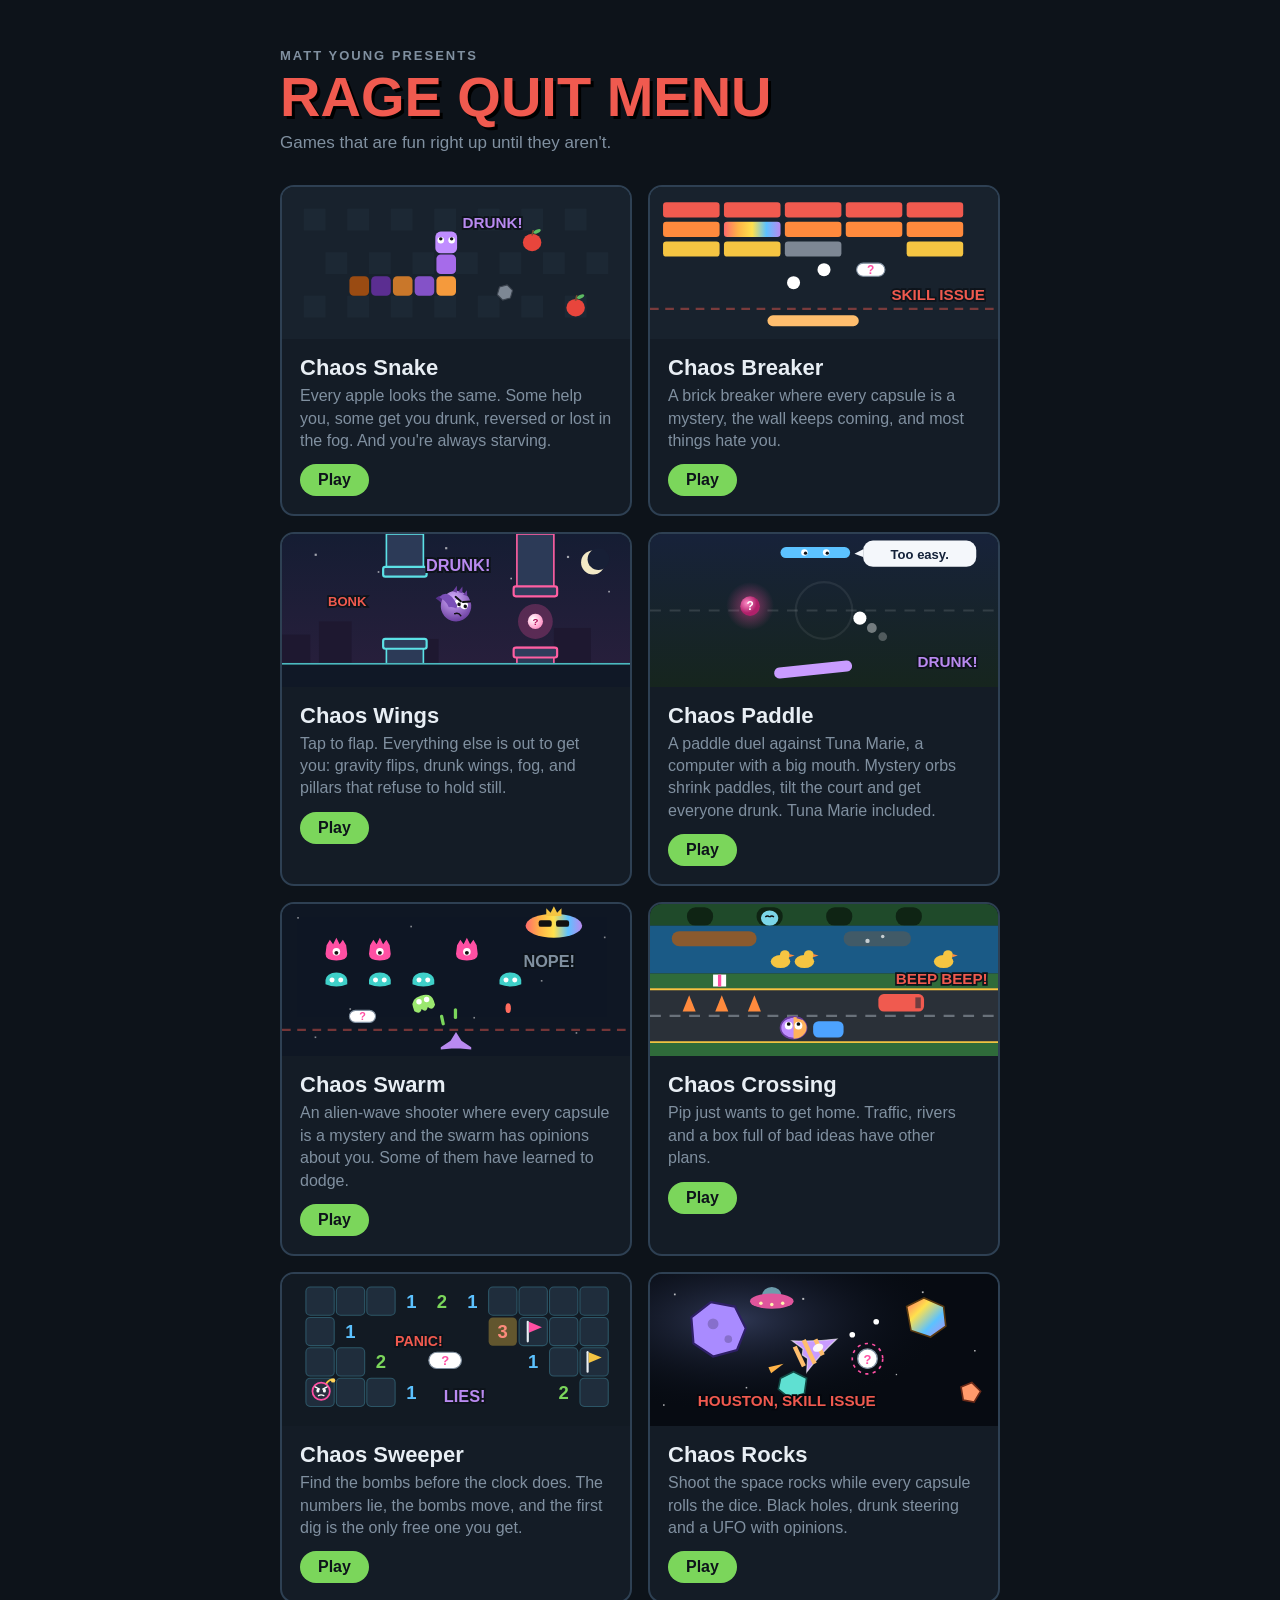
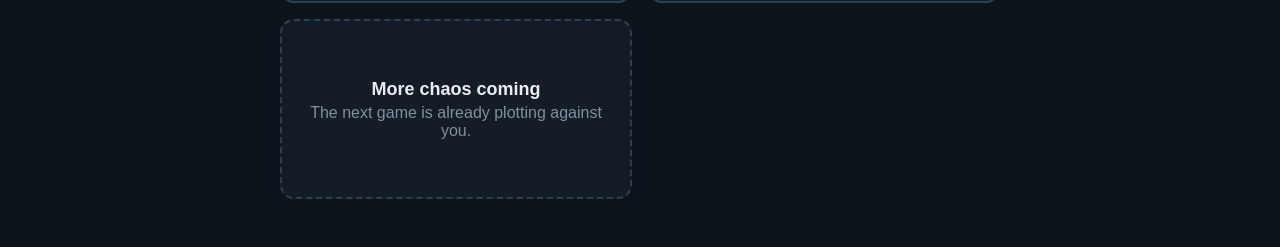
<file: index.html>
<!doctype html>
<html lang="en">
<head>
  <meta charset="utf-8">
  <meta name="viewport" content="width=device-width, initial-scale=1">
  <meta name="theme-color" content="#0D131A">
  <meta name="description" content="Matt Young presents the Rage Quit Menu: games that are fun right up until they aren't.">
  <title>Rage Quit Menu</title>
  <link rel="icon" href="data:image/svg+xml,%3Csvg xmlns='http://www.w3.org/2000/svg' viewBox='0 0 20 20'%3E%3Crect x='2' y='2' width='16' height='16' rx='4' fill='%23F05A4F'/%3E%3Ctext x='10' y='14.5' font-size='12' font-family='Arial' font-weight='900' text-anchor='middle' fill='%23fff'%3E!%3C/text%3E%3C/svg%3E">
  <style>
    :root {
      --bg: #0D131A;
      --panel: #141C26;
      --board: #18222D;
      --border: #2E4053;
      --text: #E8EEF4;
      --dim: #8090A0;
      --green: #7BD65B;
      --red: #F05A4F;
    }
    * { box-sizing: border-box; }
    body {
      margin: 0;
      min-height: 100vh;
      padding: 48px 16px;
      background: var(--bg);
      color: var(--text);
      font-family: -apple-system, BlinkMacSystemFont, "Segoe UI", Roboto, Arial, sans-serif;
    }
    main { max-width: 720px; margin: 0 auto; }
    .eyebrow {
      margin: 0 0 6px;
      color: var(--dim);
      font-size: 13px;
      font-weight: 700;
      letter-spacing: 2px;
    }
    h1 {
      margin: 0 0 8px;
      font-size: clamp(38px, 10vw, 56px);
      line-height: 1;
      color: var(--red);
      text-shadow: 3px 3px 0 #000;
    }
    .tagline { margin: 0 0 32px; color: var(--dim); font-size: 17px; }
    .games {
      display: grid;
      grid-template-columns: repeat(auto-fill, minmax(min(100%, 320px), 1fr));
      gap: 16px;
    }
    a.game, .soon {
      display: flex;
      flex-direction: column;
      border: 2px solid var(--border);
      border-radius: 14px;
      background: var(--panel);
      color: inherit;
      text-decoration: none;
      overflow: hidden;
    }
    a.game { transition: border-color 0.15s, transform 0.15s; }
    a.game:hover, a.game:focus-visible { border-color: var(--green); transform: translateY(-2px); }
    a.game:focus-visible { outline: none; }
    .thumb { display: block; width: 100%; height: auto; background: var(--board); }
    .info { padding: 16px 18px 18px; }
    .info h2 { margin: 0 0 4px; font-size: 22px; }
    .info p { margin: 0 0 12px; color: var(--dim); line-height: 1.4; }
    .play {
      display: inline-block;
      padding: 7px 18px;
      border-radius: 999px;
      background: var(--green);
      color: var(--bg);
      font-weight: 800;
    }
    .soon {
      align-items: center;
      justify-content: center;
      min-height: 180px;
      border-style: dashed;
      color: var(--dim);
      text-align: center;
      padding: 24px;
    }
    .soon b { display: block; margin-bottom: 4px; color: var(--text); font-size: 18px; }
  </style>
</head>
<body>
  <main>
    <p class="eyebrow">MATT YOUNG PRESENTS</p>
    <h1>RAGE QUIT MENU</h1>
    <p class="tagline">Games that are fun right up until they aren't.</p>

    <div class="games">
      <a class="game" href="snake/">
        <svg class="thumb" viewBox="0 0 320 140" aria-hidden="true">
          <rect width="320" height="140" fill="#18222D"/>
          <g fill="#1C2834">
            <rect x="20" y="20" width="20" height="20"/><rect x="60" y="20" width="20" height="20"/>
            <rect x="100" y="20" width="20" height="20"/><rect x="140" y="20" width="20" height="20"/>
            <rect x="180" y="20" width="20" height="20"/><rect x="220" y="20" width="20" height="20"/>
            <rect x="260" y="20" width="20" height="20"/><rect x="40" y="60" width="20" height="20"/>
            <rect x="80" y="60" width="20" height="20"/><rect x="120" y="60" width="20" height="20"/>
            <rect x="160" y="60" width="20" height="20"/><rect x="200" y="60" width="20" height="20"/>
            <rect x="240" y="60" width="20" height="20"/><rect x="280" y="60" width="20" height="20"/>
            <rect x="20" y="100" width="20" height="20"/><rect x="60" y="100" width="20" height="20"/>
            <rect x="100" y="100" width="20" height="20"/><rect x="140" y="100" width="20" height="20"/>
            <rect x="180" y="100" width="20" height="20"/><rect x="220" y="100" width="20" height="20"/>
            <rect x="260" y="100" width="20" height="20"/>
          </g>
          <g>
            <rect x="62" y="82" width="18" height="18" rx="4" fill="#9A4B12"/>
            <rect x="82" y="82" width="18" height="18" rx="4" fill="#5B2E91"/>
            <rect x="102" y="82" width="18" height="18" rx="4" fill="#C9772A"/>
            <rect x="122" y="82" width="18" height="18" rx="4" fill="#8452C8"/>
            <rect x="142" y="82" width="18" height="18" rx="4" fill="#F59A3C"/>
            <rect x="142" y="62" width="18" height="18" rx="4" fill="#A66BEA"/>
            <rect x="141" y="41" width="20" height="20" rx="5" fill="#C08CFF"/>
            <circle cx="146" cy="49" r="3" fill="#fff"/><circle cx="156" cy="49" r="3" fill="#fff"/>
            <circle cx="146" cy="47.7" r="1.6" fill="#111"/><circle cx="156" cy="47.7" r="1.6" fill="#111"/>
          </g>
          <g>
            <ellipse cx="230" cy="51" rx="8.5" ry="8" fill="#E8453C"/>
            <path d="M229.2 44.5 L230.8 44.5 L231.8 39.5 L230.4 39.5 Z" fill="#7A5230"/>
            <ellipse cx="234.6" cy="40.8" rx="3.6" ry="1.6" transform="rotate(-25 234.6 40.8)" fill="#5DBB63"/>
            <ellipse cx="270" cy="111" rx="8.5" ry="8" fill="#E8453C"/>
            <path d="M269.2 104.5 L270.8 104.5 L271.8 99.5 L270.4 99.5 Z" fill="#7A5230"/>
            <ellipse cx="274.6" cy="100.8" rx="3.6" ry="1.6" transform="rotate(-25 274.6 100.8)" fill="#5DBB63"/>
            <path d="M200 92 l7 -2 l5 5 l-2 7 l-7 2 l-5 -5 Z" fill="#7D8794" stroke="#3E4651"/>
          </g>
          <text x="166" y="38" font-family="Arial" font-weight="900" font-size="14" fill="#B98AF0" stroke="#0D131A" stroke-width="3" paint-order="stroke">DRUNK!</text>
        </svg>
        <div class="info">
          <h2>Chaos Snake</h2>
          <p>Every apple looks the same. Some help you, some get you drunk, reversed or lost in the fog.
            And you're always starving.</p>
          <span class="play">Play</span>
        </div>
      </a>

      <a class="game" href="bricks/">
        <svg class="thumb" viewBox="0 0 320 140" aria-hidden="true">
          <defs>
            <linearGradient id="rainbow" x1="0" x2="1">
              <stop offset="0" stop-color="#FF6B6B"/><stop offset="0.25" stop-color="#FFB347"/>
              <stop offset="0.5" stop-color="#FFE14D"/><stop offset="0.75" stop-color="#5CC2FF"/>
              <stop offset="1" stop-color="#B98AF0"/>
            </linearGradient>
          </defs>
          <rect width="320" height="140" fill="#18222D"/>
          <g>
            <rect x="12" y="14" width="52" height="14" rx="3" fill="#F05A4F"/><rect x="68" y="14" width="52" height="14" rx="3" fill="#F05A4F"/>
            <rect x="124" y="14" width="52" height="14" rx="3" fill="#F05A4F"/><rect x="180" y="14" width="52" height="14" rx="3" fill="#F05A4F"/>
            <rect x="236" y="14" width="52" height="14" rx="3" fill="#F05A4F"/>
            <rect x="12" y="32" width="52" height="14" rx="3" fill="#FF8A3D"/><rect x="68" y="32" width="52" height="14" rx="3" fill="url(#rainbow)"/>
            <rect x="124" y="32" width="52" height="14" rx="3" fill="#FF8A3D"/><rect x="180" y="32" width="52" height="14" rx="3" fill="#FF8A3D"/>
            <rect x="236" y="32" width="52" height="14" rx="3" fill="#FF8A3D"/>
            <rect x="12" y="50" width="52" height="14" rx="3" fill="#F5C542"/><rect x="68" y="50" width="52" height="14" rx="3" fill="#F5C542"/>
            <rect x="124" y="50" width="52" height="14" rx="3" fill="#7D8794"/><rect x="236" y="50" width="52" height="14" rx="3" fill="#F5C542"/>
          </g>
          <line x1="0" y1="112" x2="320" y2="112" stroke="#F05A4F" stroke-opacity="0.45" stroke-width="2" stroke-dasharray="8 6"/>
          <rect x="190" y="70" width="26" height="12" rx="6" fill="#fff" stroke="#8090A0"/>
          <text x="203" y="80" font-family="Arial" font-weight="900" font-size="11" text-anchor="middle" fill="#FF4FA3">?</text>
          <circle cx="132" cy="88" r="6" fill="#fff"/>
          <circle cx="160" cy="76" r="6" fill="#fff"/>
          <rect x="108" y="118" width="84" height="10" rx="5" fill="#FFBE6E"/>
          <text x="222" y="104" font-family="Arial" font-weight="900" font-size="14" fill="#F05A4F" stroke="#0D131A" stroke-width="3" paint-order="stroke">SKILL ISSUE</text>
        </svg>
        <div class="info">
          <h2>Chaos Breaker</h2>
          <p>A brick breaker where every capsule is a mystery, the wall keeps coming, and most things
            hate you.</p>
          <span class="play">Play</span>
        </div>
      </a>

      <a class="game" href="wings/">
        <img class="thumb" src="wings/thumb.svg" width="320" height="140" alt="">
        <div class="info">
          <h2>Chaos Wings</h2>
          <p>Tap to flap. Everything else is out to get you: gravity flips, drunk wings, fog, and pillars that refuse to hold still.</p>
          <span class="play">Play</span>
        </div>
      </a>

      <a class="game" href="paddle/">
        <img class="thumb" src="paddle/thumb.svg" width="320" height="140" alt="">
        <div class="info">
          <h2>Chaos Paddle</h2>
          <p>A paddle duel against Tuna Marie, a computer with a big mouth. Mystery orbs shrink paddles, tilt the court and get everyone drunk. Tuna Marie included.</p>
          <span class="play">Play</span>
        </div>
      </a>

      <a class="game" href="swarm/">
        <img class="thumb" src="swarm/thumb.svg" width="320" height="140" alt="">
        <div class="info">
          <h2>Chaos Swarm</h2>
          <p>An alien-wave shooter where every capsule is a mystery and the swarm has opinions about you. Some of them have learned to dodge.</p>
          <span class="play">Play</span>
        </div>
      </a>

      <a class="game" href="crossing/">
        <img class="thumb" src="crossing/thumb.svg" width="320" height="140" alt="">
        <div class="info">
          <h2>Chaos Crossing</h2>
          <p>Pip just wants to get home. Traffic, rivers and a box full of bad ideas have other plans.</p>
          <span class="play">Play</span>
        </div>
      </a>

      <a class="game" href="sweeper/">
        <img class="thumb" src="sweeper/thumb.svg" width="320" height="140" alt="">
        <div class="info">
          <h2>Chaos Sweeper</h2>
          <p>Find the bombs before the clock does. The numbers lie, the bombs move, and the first dig is the only free one you get.</p>
          <span class="play">Play</span>
        </div>
      </a>

      <a class="game" href="rocks/">
        <img class="thumb" src="rocks/thumb.svg" width="320" height="140" alt="">
        <div class="info">
          <h2>Chaos Rocks</h2>
          <p>Shoot the space rocks while every capsule rolls the dice. Black holes, drunk steering and a UFO with opinions.</p>
          <span class="play">Play</span>
        </div>
      </a>

      <div class="soon">
        <div><b>More chaos coming</b>The next game is already plotting against you.</div>
      </div>
    </div>
  </main>
</body>
</html>
</file>
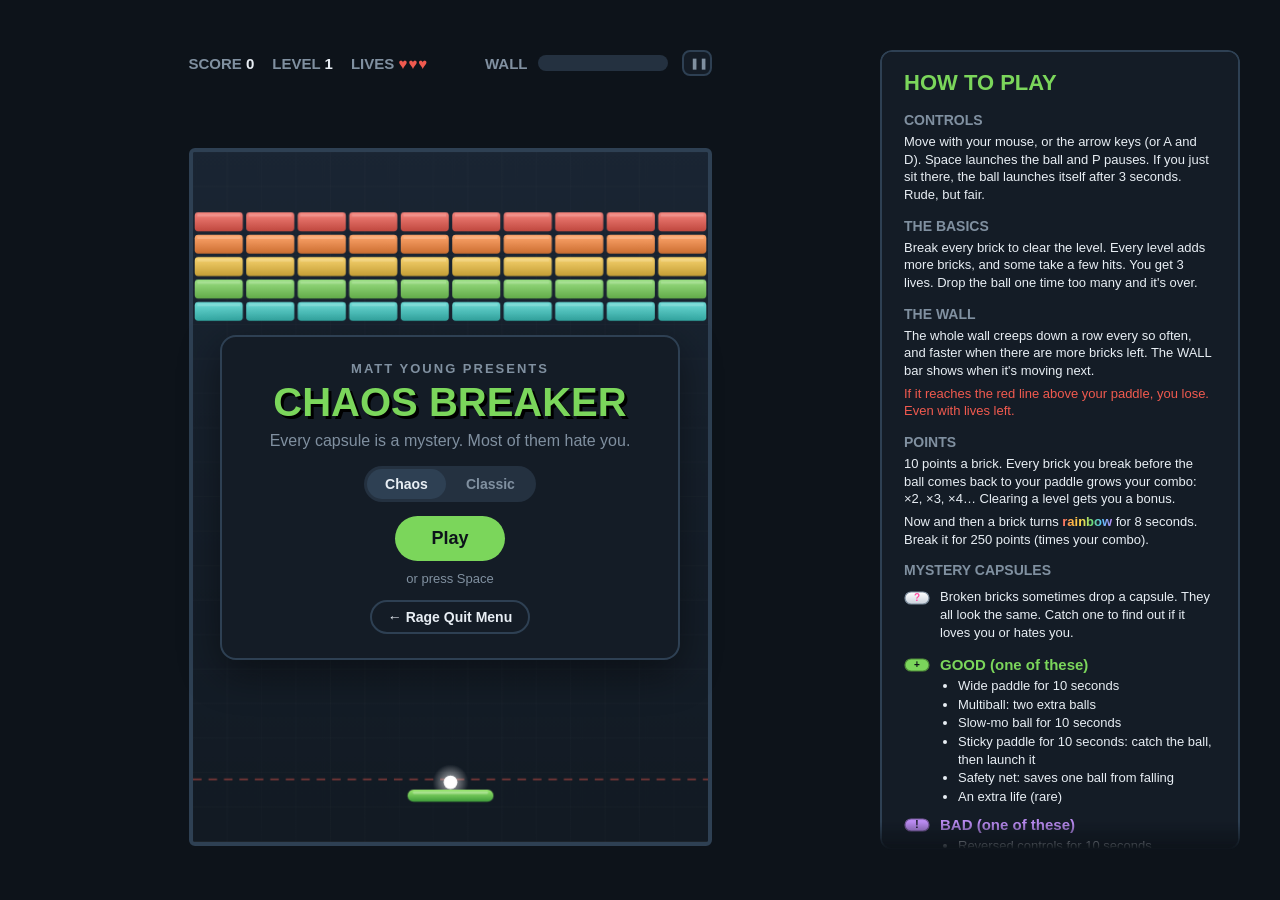
<file: bricks/index.html>
<!doctype html>
<html lang="en">
<head>
  <meta charset="utf-8">
  <meta name="viewport" content="width=device-width, initial-scale=1, viewport-fit=cover">
  <meta name="theme-color" content="#0D131A">
  <meta name="description" content="Matt Young presents Chaos Breaker: a brick breaker where every capsule is a mystery and most of them hate you.">
  <title>Chaos Breaker</title>
  <link rel="icon" href="data:image/svg+xml,%3Csvg xmlns='http://www.w3.org/2000/svg' viewBox='0 0 20 20'%3E%3Crect x='1' y='3' width='8' height='4' rx='1' fill='%23F05A4F'/%3E%3Crect x='11' y='3' width='8' height='4' rx='1' fill='%23F5C542'/%3E%3Ccircle cx='10' cy='12' r='2.2' fill='%23fff'/%3E%3Crect x='4' y='16' width='12' height='2.5' rx='1.2' fill='%237BD65B'/%3E%3C/svg%3E">
  <!-- Bump ?v= whenever style.css, logic.js or game.js change, so browsers never mix old and new files -->
  <link rel="stylesheet" href="style.css?v=6">
</head>
<body>
  <main class="app">
    <section class="game" aria-label="Game">
      <header class="hud">
        <div class="hud-stats">
          <span><span class="label">SCORE</span> <b id="score">0</b></span>
          <span><span class="label">LEVEL</span> <b id="level">1</b></span>
          <span><span class="label">LIVES</span> <b class="hearts" id="lives"></b></span>
        </div>
        <div class="hud-wall">
          <span class="label" id="wall-label">WALL</span>
          <span class="bar"><span class="bar-fill" id="wall-fill"></span></span>
          <button type="button" class="pause" id="pause-button" aria-label="Pause">&#10074;&#10074;</button>
        </div>
        <div class="hud-food empty" id="last-capsule">
          <canvas class="capsule-icon" id="last-capsule-icon" width="26" height="14"></canvas>
          <span id="last-capsule-text"></span>
        </div>
      </header>

      <!-- One countdown pill per active effect; game.js fills this in -->
      <div class="hud-effects" id="effects"></div>

      <div class="board-wrap" id="board-wrap">
        <canvas id="board" aria-label="Brick breaker board"></canvas>

        <div class="overlay" id="overlay">
          <div class="panel">
            <p class="eyebrow" id="overlay-eyebrow">MATT YOUNG PRESENTS</p>
            <h1 id="overlay-title">CHAOS BREAKER</h1>
            <p class="reason" id="overlay-reason"></p>
            <p class="stats" id="overlay-stats"></p>
            <p class="breakdown" id="overlay-taunt"></p>
            <div class="modes" id="modes" role="radiogroup" aria-label="Game mode">
              <button type="button" class="mode" role="radio" data-mode="rage">Chaos</button>
              <button type="button" class="mode" role="radio" data-mode="classic">Classic</button>
            </div>
            <button type="button" class="play" id="play-button">Play</button>
            <p class="hint" id="overlay-hint"></p>
            <a class="menu-link" id="menu-link" href="../">&larr; Rage Quit Menu</a>
            <a class="rules-link" href="#rules">How to play &darr;</a>
          </div>
        </div>
      </div>
    </section>

    <aside class="rules" id="rules">
      <h2>HOW TO PLAY</h2>

      <h3>CONTROLS</h3>
      <p>
        <span class="keys-only">Move with your mouse, or the arrow keys (or A and D). Space launches the
          ball and P pauses.</span>
        <span class="touch-only">Drag anywhere on the board and the paddle follows your finger. Tap to
          launch the ball.</span>
        If you just sit there, the ball launches itself after <span data-setting="launchWait"></span>
        seconds. Rude, but fair.
      </p>

      <div class="rules-classic">
        <h3>CLASSIC MODE</h3>
        <p>Plain brick breaker. Break every brick to clear the level, and don't drop the ball. You get
          <span data-setting="lives"></span> lives. No capsules, no creeping wall, no nonsense.</p>
        <p class="hint-text">Want chaos? Pick Chaos on the start screen.</p>
      </div>

      <div class="rules-rage">
        <h3>THE BASICS</h3>
        <p>Break every brick to clear the level. Every level adds more bricks, and some take a few hits.
          You get <span data-setting="lives"></span> lives. Drop the ball one time too many and it's over.</p>

        <h3>THE WALL</h3>
        <p>The whole wall creeps down a row every so often, and faster when there are more bricks left.
          The WALL bar shows when it's moving next.</p>
        <p class="danger">If it reaches the red line above your paddle, you lose. Even with lives left.</p>

        <h3>POINTS</h3>
        <p><span data-setting="brickPoints"></span> points a brick. Every brick you break before the ball
          comes back to your paddle grows your combo: &times;2, &times;3, &times;4&hellip; Clearing a level
          gets you a bonus.</p>
        <p>Now and then a brick turns <b class="jackpot">rainbow</b> for <span data-setting="rainbowTime"></span>
          seconds. Break it for <span data-setting="rainbowPoints"></span> points (times your combo).</p>

        <h3>MYSTERY CAPSULES</h3>
        <div class="food-rule">
          <canvas class="capsule-icon" data-capsule="mystery" width="26" height="14"></canvas>
          <p>Broken bricks sometimes drop a capsule. They all look the same. Catch one to find out if it
            loves you or hates you.</p>
        </div>
        <div class="food-rule">
          <canvas class="capsule-icon" data-capsule="good" width="26" height="14"></canvas>
          <div>
            <h4 class="good">GOOD (one of these)</h4>
            <ul>
              <li>Wide paddle for <span data-setting="effectTime"></span> seconds</li>
              <li>Multiball: two extra balls</li>
              <li>Slow-mo ball for <span data-setting="effectTime"></span> seconds</li>
              <li>Sticky paddle for <span data-setting="effectTime"></span> seconds: catch the ball, then launch it</li>
              <li>Safety net: saves one ball from falling</li>
              <li>An extra life (rare)</li>
            </ul>
          </div>
        </div>
        <div class="food-rule">
          <canvas class="capsule-icon" data-capsule="bad" width="26" height="14"></canvas>
          <div>
            <h4 class="bad">BAD (one of these)</h4>
            <ul>
              <li>Reversed controls for <span data-setting="effectTime"></span> seconds</li>
              <li>Drunk paddle: it lags <span data-setting="drunkDelay"></span>s behind you for
                <span data-setting="effectTime"></span> seconds</li>
              <li>Tiny paddle for <span data-setting="effectTime"></span> seconds</li>
              <li>Fast ball for <span data-setting="effectTime"></span> seconds</li>
              <li>Fog for <span data-setting="fogTime"></span> seconds: you can only see near the ball</li>
              <li>Invisible ball for <span data-setting="invisibleTime"></span> seconds</li>
              <li>A steel brick that never breaks</li>
            </ul>
          </div>
        </div>

        <h3>GOOD TO KNOW</h3>
        <p>Your paddle turns <b class="bad">purple</b> when drunk and <b class="reversed">orange</b> when
          reversed, and flashes when an effect is about to wear off. You don't have to catch capsules.
          Sometimes the smart move is to let it fall.</p>
        <p class="hint-text">Want plain brick breaker? Pick Classic on the start screen.</p>
      </div>
    </aside>
  </main>

  <script src="logic.js?v=6"></script>
  <script src="game.js?v=6"></script>
</body>
</html>
</file>
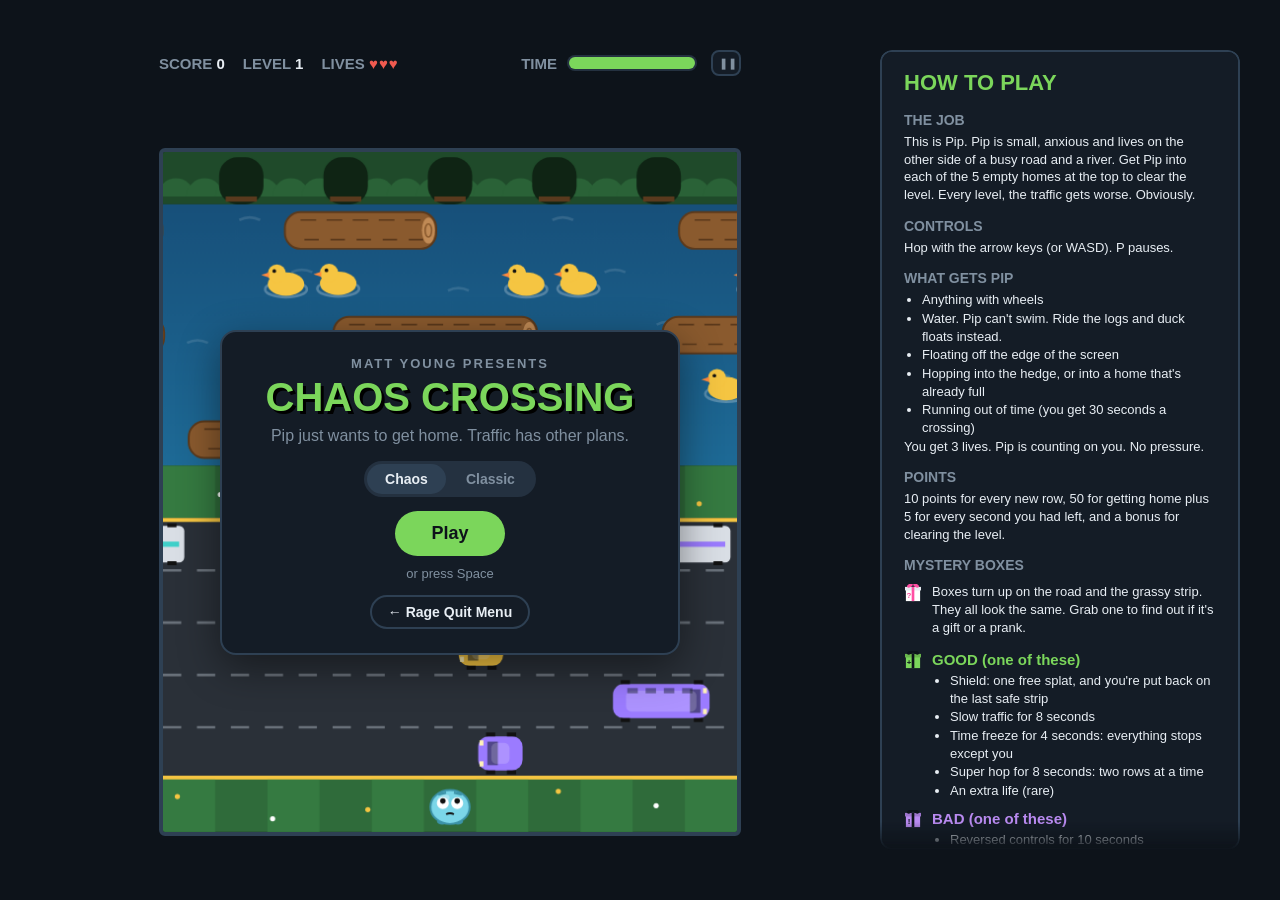
<file: crossing/index.html>
<!doctype html>
<html lang="en">
<head>
  <meta charset="utf-8">
  <meta name="viewport" content="width=device-width, initial-scale=1, viewport-fit=cover">
  <meta name="theme-color" content="#0D131A">
  <meta name="description" content="Matt Young presents Chaos Crossing: get Pip home across traffic and a river, while mystery boxes and the universe try to stop you.">
  <title>Chaos Crossing</title>
  <link rel="icon" href="data:image/svg+xml,%3Csvg xmlns='http://www.w3.org/2000/svg' viewBox='0 0 20 20'%3E%3Cellipse cx='10' cy='11.5' rx='7.5' ry='6.5' fill='%237BD6E8'/%3E%3Ccircle cx='7.5' cy='10' r='2.2' fill='%23fff'/%3E%3Ccircle cx='12.5' cy='10' r='2.2' fill='%23fff'/%3E%3Ccircle cx='7.5' cy='9.3' r='1.1' fill='%23111'/%3E%3Ccircle cx='12.5' cy='9.3' r='1.1' fill='%23111'/%3E%3C/svg%3E">
  <!-- Bump ?v= whenever style.css, logic.js or game.js change, so browsers never mix old and new files -->
  <link rel="stylesheet" href="style.css?v=2">
</head>
<body>
  <main class="app">
    <section class="game" aria-label="Game">
      <header class="hud">
        <div class="hud-stats">
          <span><span class="label">SCORE</span> <b id="score">0</b></span>
          <span><span class="label">LEVEL</span> <b id="level">1</b></span>
          <span><span class="label">LIVES</span> <b class="hearts" id="lives"></b></span>
        </div>
        <div class="hud-wall">
          <span class="label" id="time-label">TIME</span>
          <span class="bar"><span class="bar-fill" id="time-fill"></span></span>
          <button type="button" class="pause" id="pause-button" aria-label="Pause">&#10074;&#10074;</button>
        </div>
        <div class="hud-food empty" id="last-box">
          <canvas class="box-icon" id="last-box-icon" width="18" height="18"></canvas>
          <span id="last-box-text"></span>
        </div>
      </header>

      <!-- One countdown pill per active effect; game.js fills this in -->
      <div class="hud-effects" id="effects"></div>

      <div class="board-wrap" id="board-wrap">
        <canvas id="board" aria-label="Crossing board"></canvas>

        <div class="overlay" id="overlay">
          <div class="panel">
            <p class="eyebrow" id="overlay-eyebrow">MATT YOUNG PRESENTS</p>
            <h1 id="overlay-title">CHAOS CROSSING</h1>
            <p class="reason" id="overlay-reason"></p>
            <p class="stats" id="overlay-stats"></p>
            <p class="breakdown" id="overlay-taunt"></p>
            <div class="modes" id="modes" role="radiogroup" aria-label="Game mode">
              <button type="button" class="mode" role="radio" data-mode="rage">Chaos</button>
              <button type="button" class="mode" role="radio" data-mode="classic">Classic</button>
            </div>
            <button type="button" class="play" id="play-button">Play</button>
            <p class="hint" id="overlay-hint"></p>
            <a class="menu-link" id="menu-link" href="../">&larr; Rage Quit Menu</a>
            <a class="rules-link" href="#rules">How to play &darr;</a>
          </div>
        </div>
      </div>

      <div class="dpad" aria-label="Arrow buttons">
        <button type="button" data-dir="up" aria-label="Hop up">&#9650;</button>
        <button type="button" data-dir="left" aria-label="Hop left">&#9664;</button>
        <button type="button" data-dir="down" aria-label="Hop down">&#9660;</button>
        <button type="button" data-dir="right" aria-label="Hop right">&#9654;</button>
      </div>
    </section>

    <aside class="rules" id="rules">
      <h2>HOW TO PLAY</h2>

      <h3>THE JOB</h3>
      <p>This is Pip. Pip is small, anxious and lives on the other side of a busy road and a river.
        Get Pip into each of the <span data-setting="homeCount"></span> empty homes at the top to clear
        the level. Every level, the traffic gets worse. Obviously.</p>

      <h3>CONTROLS</h3>
      <p>
        <span class="keys-only">Hop with the arrow keys (or WASD). P pauses.</span>
        <span class="touch-only">Swipe to hop, tap to hop forward, or use the arrow buttons.</span>
      </p>

      <h3>WHAT GETS PIP</h3>
      <ul>
        <li>Anything with wheels</li>
        <li>Water. Pip can't swim. Ride the logs and duck floats instead.</li>
        <li>Floating off the edge of the screen</li>
        <li>Hopping into the hedge, or into a home that's already full</li>
        <li>Running out of time (you get <span data-setting="crossingTime"></span> seconds a crossing)</li>
      </ul>
      <p>You get <span data-setting="lives"></span> lives. Pip is counting on you. No pressure.</p>

      <h3>POINTS</h3>
      <p><span data-setting="rowPoints"></span> points for every new row, <span data-setting="homePoints"></span>
        for getting home plus <span data-setting="timePoints"></span> for every second you had left, and a
        bonus for clearing the level.</p>

      <div class="rules-classic">
        <h3>CLASSIC MODE</h3>
        <p>Just roads, rivers and a very nervous blob. No mystery boxes, no surprises. Pip still can't swim.</p>
        <p class="hint-text">Want chaos? Pick Chaos on the start screen.</p>
      </div>

      <div class="rules-rage">
        <h3>MYSTERY BOXES</h3>
        <div class="food-rule">
          <canvas class="box-icon" data-box="mystery" width="18" height="18"></canvas>
          <p>Boxes turn up on the road and the grassy strip. They all look the same. Grab one to find out
            if it's a gift or a prank.</p>
        </div>
        <div class="food-rule">
          <canvas class="box-icon" data-box="good" width="18" height="18"></canvas>
          <div>
            <h4 class="good">GOOD (one of these)</h4>
            <ul>
              <li>Shield: one free splat, and you're put back on the last safe strip</li>
              <li>Slow traffic for <span data-setting="shortEffectTime"></span> seconds</li>
              <li>Time freeze for <span data-setting="freezeTime"></span> seconds: everything stops except you</li>
              <li>Super hop for <span data-setting="shortEffectTime"></span> seconds: two rows at a time</li>
              <li>An extra life (rare)</li>
            </ul>
          </div>
        </div>
        <div class="food-rule">
          <canvas class="box-icon" data-box="bad" width="18" height="18"></canvas>
          <div>
            <h4 class="bad">BAD (one of these)</h4>
            <ul>
              <li>Reversed controls for <span data-setting="effectTime"></span> seconds</li>
              <li>Drunk hops for <span data-setting="effectTime"></span> seconds: every hop happens
                <span data-setting="drunkDelay"></span>s late</li>
              <li>Fog for <span data-setting="fogTime"></span> seconds</li>
              <li>Rush hour: the traffic speeds up</li>
              <li>Swerving cars: they jump between lanes</li>
              <li>Sinking logs: everything that floats takes little dips</li>
              <li>A wind gust that blows Pip sideways</li>
            </ul>
          </div>
        </div>

        <h3>AND ALSO</h3>
        <p>Now and then a <b class="reversed">road crew</b> closes a lane with cones you can't hop through,
          and a <b class="danger">speed demon</b> blasts down a lane. You'll get a warning. One.</p>
        <p>Pip turns <b class="bad">purple</b> when drunk and <b class="reversed">orange</b> when reversed, and
          flashes when an effect is about to wear off.</p>
        <p class="hint-text">Want the plain version? Pick Classic on the start screen.</p>
      </div>
    </aside>
  </main>

  <script src="logic.js?v=2"></script>
  <script src="game.js?v=2"></script>
</body>
</html>
</file>
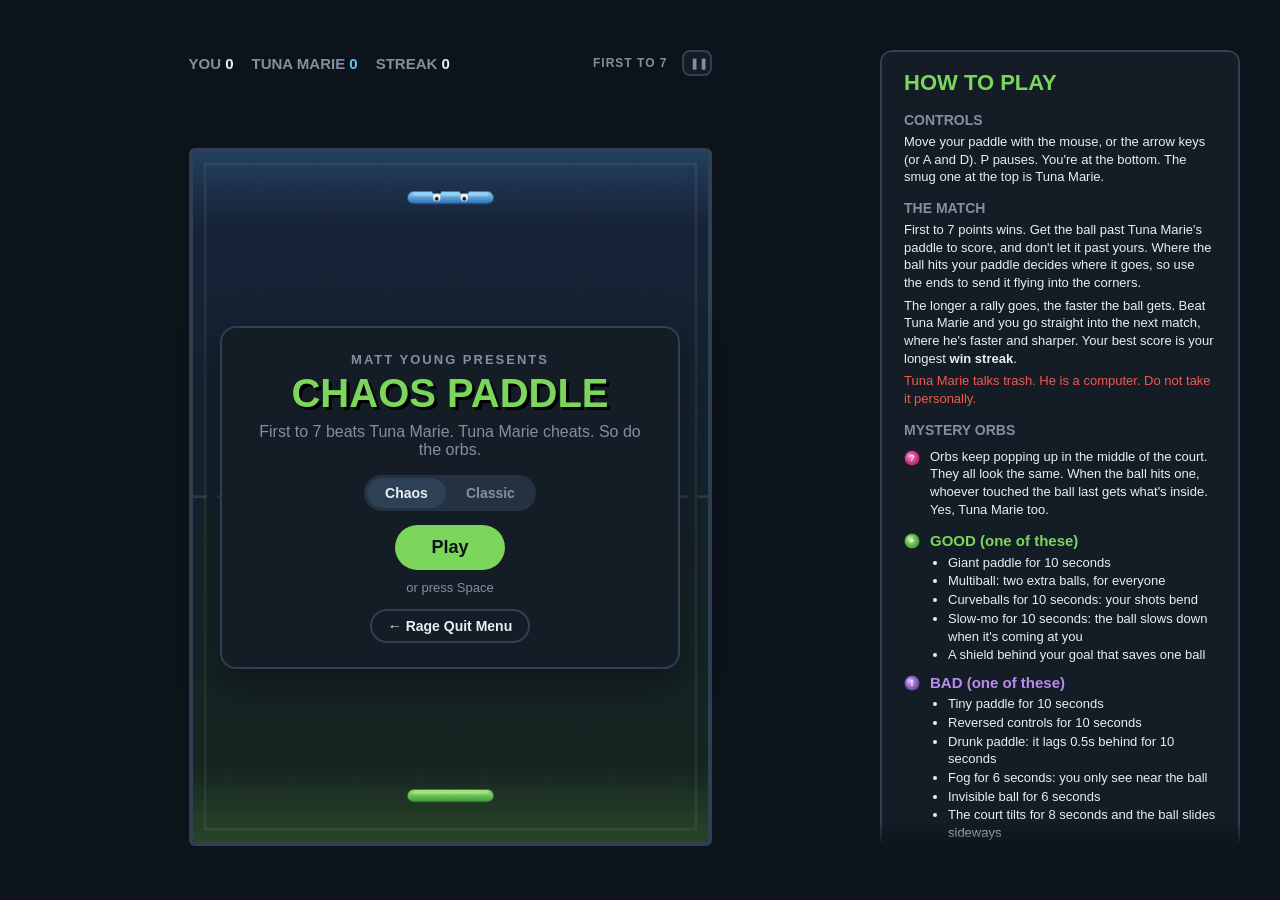
<file: paddle/index.html>
<!doctype html>
<html lang="en">
<head>
  <meta charset="utf-8">
  <meta name="viewport" content="width=device-width, initial-scale=1, viewport-fit=cover">
  <meta name="theme-color" content="#0D131A">
  <meta name="description" content="Matt Young presents Chaos Paddle: a paddle duel against Tuna Marie, a trash-talking computer, with mystery orbs that make everything worse.">
  <title>Chaos Paddle</title>
  <link rel="icon" href="data:image/svg+xml,%3Csvg xmlns='http://www.w3.org/2000/svg' viewBox='0 0 20 20'%3E%3Crect x='4' y='2' width='12' height='2.5' rx='1.2' fill='%235CC2FF'/%3E%3Ccircle cx='10' cy='10' r='2.4' fill='%23fff'/%3E%3Crect x='4' y='15.5' width='12' height='2.5' rx='1.2' fill='%237BD65B'/%3E%3C/svg%3E">
  <!-- Bump ?v= whenever style.css, logic.js or game.js change, so browsers never mix old and new files -->
  <link rel="stylesheet" href="style.css?v=2">
</head>
<body>
  <main class="app">
    <section class="game" aria-label="Game">
      <header class="hud">
        <div class="hud-stats">
          <span><span class="label">YOU</span> <b id="score-player">0</b></span>
          <span><span class="label">TUNA MARIE</span> <b class="tuna" id="score-cpu">0</b></span>
          <span><span class="label">STREAK</span> <b id="streak">0</b></span>
        </div>
        <div class="hud-right">
          <span class="label first-to">FIRST TO <span data-setting="winScore"></span></span>
          <button type="button" class="pause" id="pause-button" aria-label="Pause">&#10074;&#10074;</button>
        </div>
        <div class="hud-food empty" id="last-orb">
          <canvas class="orb-icon" id="last-orb-icon" width="16" height="16"></canvas>
          <span id="last-orb-text"></span>
        </div>
      </header>

      <!-- One countdown pill per active effect; game.js fills this in -->
      <div class="hud-effects" id="effects"></div>

      <div class="board-wrap" id="board-wrap">
        <canvas id="board" aria-label="Paddle court"></canvas>

        <div class="overlay" id="overlay">
          <div class="panel">
            <p class="eyebrow" id="overlay-eyebrow">MATT YOUNG PRESENTS</p>
            <h1 id="overlay-title">CHAOS PADDLE</h1>
            <p class="reason" id="overlay-reason"></p>
            <p class="stats" id="overlay-stats"></p>
            <p class="breakdown" id="overlay-taunt"></p>
            <div class="modes" id="modes" role="radiogroup" aria-label="Game mode">
              <button type="button" class="mode" role="radio" data-mode="rage">Chaos</button>
              <button type="button" class="mode" role="radio" data-mode="classic">Classic</button>
            </div>
            <button type="button" class="play" id="play-button">Play</button>
            <p class="hint" id="overlay-hint"></p>
            <a class="menu-link" id="menu-link" href="../">&larr; Rage Quit Menu</a>
            <a class="rules-link" href="#rules">How to play &darr;</a>
          </div>
        </div>
      </div>
    </section>

    <aside class="rules" id="rules">
      <h2>HOW TO PLAY</h2>

      <h3>CONTROLS</h3>
      <p>
        <span class="keys-only">Move your paddle with the mouse, or the arrow keys (or A and D). P pauses.</span>
        <span class="touch-only">Drag anywhere and your paddle follows your finger. There's room under the
          court for your thumb.</span>
        You're at the bottom. The smug one at the top is Tuna Marie.
      </p>

      <h3>THE MATCH</h3>
      <p>First to <span data-setting="winScore"></span> points wins. Get the ball past Tuna Marie's paddle to score,
        and don't let it past yours. Where the ball hits your paddle decides where it goes, so use the
        ends to send it flying into the corners.</p>
      <p>The longer a rally goes, the faster the ball gets. Beat Tuna Marie and you go straight into the next
        match, where he's faster and sharper. Your best score is your longest <b>win streak</b>.</p>
      <p class="danger">Tuna Marie talks trash. He is a computer. Do not take it personally.</p>

      <div class="rules-classic">
        <h3>CLASSIC MODE</h3>
        <p>Just you, Tuna Marie and one ball. No orbs, no nonsense. Tuna Marie still has opinions, though.</p>
        <p class="hint-text">Want chaos? Pick Chaos on the start screen.</p>
      </div>

      <div class="rules-rage">
        <h3>MYSTERY ORBS</h3>
        <div class="food-rule">
          <canvas class="orb-icon" data-orb="mystery" width="16" height="16"></canvas>
          <p>Orbs keep popping up in the middle of the court. They all look the same. When the ball hits
            one, whoever touched the ball last gets what's inside. Yes, Tuna Marie too.</p>
        </div>
        <div class="food-rule">
          <canvas class="orb-icon" data-orb="good" width="16" height="16"></canvas>
          <div>
            <h4 class="good">GOOD (one of these)</h4>
            <ul>
              <li>Giant paddle for <span data-setting="effectTime"></span> seconds</li>
              <li>Multiball: two extra balls, for everyone</li>
              <li>Curveballs for <span data-setting="effectTime"></span> seconds: your shots bend</li>
              <li>Slow-mo for <span data-setting="effectTime"></span> seconds: the ball slows down when it's coming at you</li>
              <li>A shield behind your goal that saves one ball</li>
            </ul>
          </div>
        </div>
        <div class="food-rule">
          <canvas class="orb-icon" data-orb="bad" width="16" height="16"></canvas>
          <div>
            <h4 class="bad">BAD (one of these)</h4>
            <ul>
              <li>Tiny paddle for <span data-setting="effectTime"></span> seconds</li>
              <li>Reversed controls for <span data-setting="effectTime"></span> seconds</li>
              <li>Drunk paddle: it lags <span data-setting="drunkDelay"></span>s behind for
                <span data-setting="effectTime"></span> seconds</li>
              <li>Fog for <span data-setting="shortTime"></span> seconds: you only see near the ball</li>
              <li>Invisible ball for <span data-setting="shortTime"></span> seconds</li>
              <li>The court tilts for <span data-setting="tiltTime"></span> seconds and the ball slides sideways</li>
            </ul>
          </div>
        </div>

        <h3>GOOD TO KNOW</h3>
        <p>Your paddle turns <b class="bad">purple</b> when drunk and <b class="reversed">orange</b> when
          reversed, and flashes when an effect is about to wear off. Tuna Marie's paddle does the same, and
          his effects are listed under his paddle so you can laugh at him.</p>
        <p class="hint-text">Want a fair fight? Pick Classic on the start screen.</p>
      </div>
    </aside>
  </main>

  <script src="logic.js?v=2"></script>
  <script src="game.js?v=2"></script>
</body>
</html>
</file>
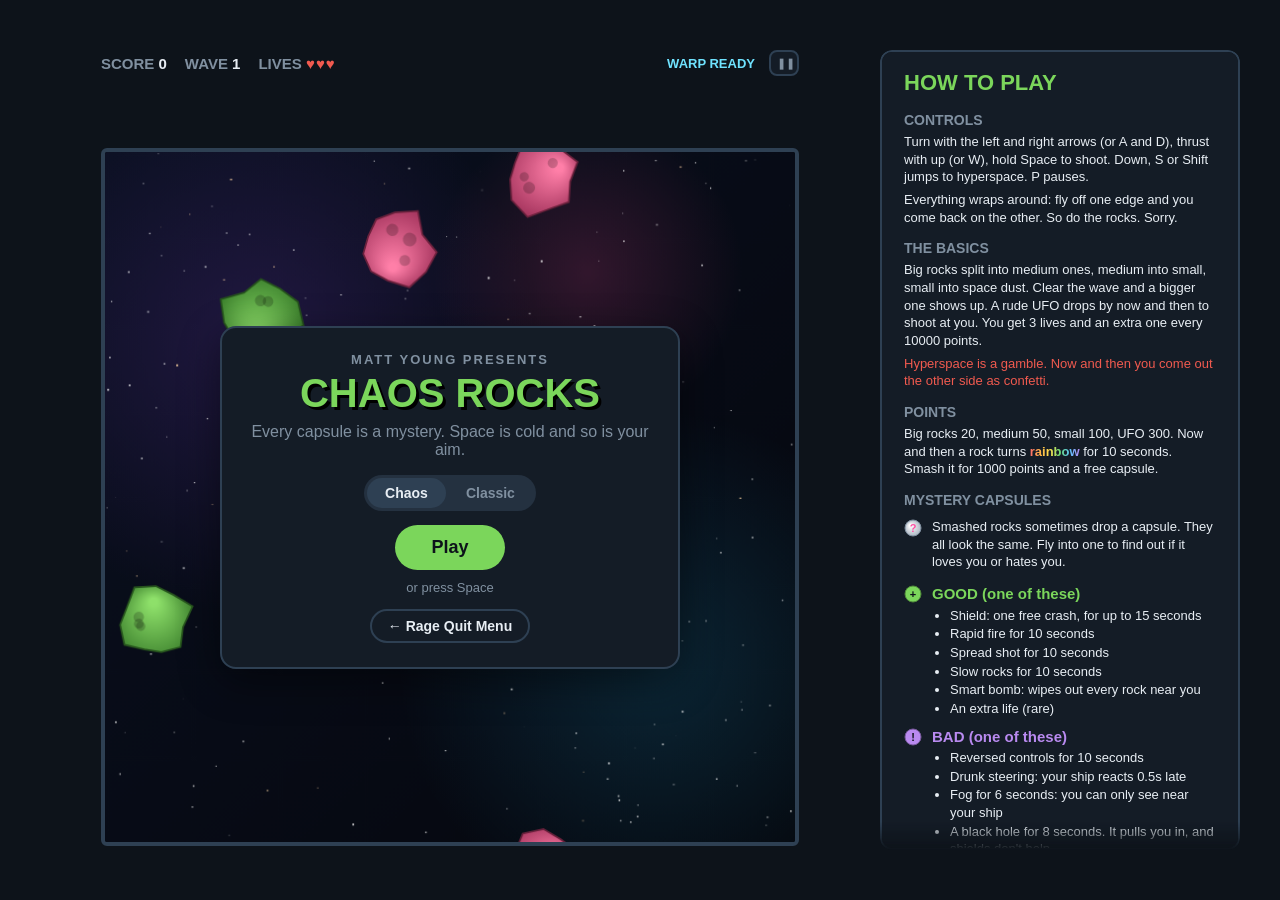
<file: rocks/index.html>
<!doctype html>
<html lang="en">
<head>
  <meta charset="utf-8">
  <meta name="viewport" content="width=device-width, initial-scale=1, viewport-fit=cover">
  <meta name="theme-color" content="#0D131A">
  <meta name="description" content="Matt Young presents Chaos Rocks: a space-rock shooter where every capsule is a mystery and space itself is out to get you.">
  <title>Chaos Rocks</title>
  <link rel="icon" href="data:image/svg+xml,%3Csvg xmlns='http://www.w3.org/2000/svg' viewBox='0 0 20 20'%3E%3Cpath d='M3 6 L8 2 L14 3 L18 8 L16 15 L9 18 L3 14 Z' fill='%239B7BFF'/%3E%3Ccircle cx='8' cy='8' r='1.6' fill='%235A3FB0'/%3E%3Ccircle cx='13' cy='12' r='2' fill='%235A3FB0'/%3E%3C/svg%3E">
  <!-- Bump ?v= whenever style.css, logic.js or game.js change, so browsers never mix old and new files -->
  <link rel="stylesheet" href="style.css?v=2">
</head>
<body>
  <main class="app">
    <section class="game" aria-label="Game">
      <header class="hud">
        <div class="hud-stats">
          <span><span class="label">SCORE</span> <b id="score">0</b></span>
          <span><span class="label">WAVE</span> <b id="wave">1</b></span>
          <span><span class="label">LIVES</span> <b class="hearts" id="lives"></b></span>
        </div>
        <div class="hud-right">
          <span class="label warp-label" id="warp-label">WARP</span>
          <button type="button" class="pause" id="pause-button" aria-label="Pause">&#10074;&#10074;</button>
        </div>
        <div class="hud-food empty" id="last-capsule">
          <canvas class="capsule-icon" id="last-capsule-icon" width="18" height="18"></canvas>
          <span id="last-capsule-text"></span>
        </div>
      </header>

      <!-- One countdown pill per active effect; game.js fills this in -->
      <div class="hud-effects" id="effects"></div>

      <div class="board-wrap" id="board-wrap">
        <canvas id="board" aria-label="Space rock board"></canvas>

        <div class="overlay" id="overlay">
          <div class="panel">
            <p class="eyebrow" id="overlay-eyebrow">MATT YOUNG PRESENTS</p>
            <h1 id="overlay-title">CHAOS ROCKS</h1>
            <p class="reason" id="overlay-reason"></p>
            <p class="stats" id="overlay-stats"></p>
            <p class="breakdown" id="overlay-taunt"></p>
            <div class="modes" id="modes" role="radiogroup" aria-label="Game mode">
              <button type="button" class="mode" role="radio" data-mode="rage">Chaos</button>
              <button type="button" class="mode" role="radio" data-mode="classic">Classic</button>
            </div>
            <button type="button" class="play" id="play-button">Play</button>
            <p class="hint" id="overlay-hint"></p>
            <a class="menu-link" id="menu-link" href="../">&larr; Rage Quit Menu</a>
            <a class="rules-link" href="#rules">How to play &darr;</a>
          </div>
        </div>
      </div>

      <!-- Touch controls: a joystick on the left, fire and warp on the right -->
      <div class="stick-zone" id="stick-zone" aria-label="Joystick">
        <div class="stick" id="stick"><div class="knob" id="knob"></div></div>
      </div>
      <div class="fire-zone">
        <button type="button" class="warp" id="warp-button" aria-label="Hyperspace">WARP</button>
        <button type="button" class="fire" id="fire-button" aria-label="Fire">FIRE</button>
      </div>
    </section>

    <aside class="rules" id="rules">
      <h2>HOW TO PLAY</h2>

      <h3>CONTROLS</h3>
      <p>
        <span class="keys-only">Turn with the left and right arrows (or A and D), thrust with up (or W),
          hold Space to shoot. Down, S or Shift jumps to hyperspace. P pauses.</span>
        <span class="touch-only">Push the joystick the way you want to face. Push it all the way to fly
          that way. Hold FIRE to shoot. WARP jumps to hyperspace.</span>
      </p>
      <p>Everything wraps around: fly off one edge and you come back on the other. So do the rocks.
        Sorry.</p>

      <div class="rules-classic">
        <h3>CLASSIC MODE</h3>
        <p>Plain space-rock shooter. Big rocks split into medium ones, medium into small, small into
          nothing. Clear the wave and a bigger one shows up. A UFO drops by now and then to shoot at you.
          You get <span data-setting="lives"></span> lives and an extra one every
          <span data-setting="extraLifeEvery"></span> points.</p>
        <p class="hint-text">Want chaos? Pick Chaos on the start screen.</p>
      </div>

      <div class="rules-rage">
        <h3>THE BASICS</h3>
        <p>Big rocks split into medium ones, medium into small, small into space dust. Clear the wave and a
          bigger one shows up. A rude UFO drops by now and then to shoot at you. You get
          <span data-setting="lives"></span> lives and an extra one every
          <span data-setting="extraLifeEvery"></span> points.</p>
        <p class="danger">Hyperspace is a gamble. Now and then you come out the other side as confetti.</p>

        <h3>POINTS</h3>
        <p>Big rocks 20, medium 50, small 100, UFO <span data-setting="ufoPoints"></span>. Now and then a rock
          turns <b class="jackpot">rainbow</b> for <span data-setting="rainbowTime"></span> seconds. Smash it
          for <span data-setting="rainbowPoints"></span> points and a free capsule.</p>

        <h3>MYSTERY CAPSULES</h3>
        <div class="food-rule">
          <canvas class="capsule-icon" data-capsule="mystery" width="18" height="18"></canvas>
          <p>Smashed rocks sometimes drop a capsule. They all look the same. Fly into one to find out if it
            loves you or hates you.</p>
        </div>
        <div class="food-rule">
          <canvas class="capsule-icon" data-capsule="good" width="18" height="18"></canvas>
          <div>
            <h4 class="good">GOOD (one of these)</h4>
            <ul>
              <li>Shield: one free crash, for up to <span data-setting="shieldTime"></span> seconds</li>
              <li>Rapid fire for <span data-setting="effectTime"></span> seconds</li>
              <li>Spread shot for <span data-setting="effectTime"></span> seconds</li>
              <li>Slow rocks for <span data-setting="effectTime"></span> seconds</li>
              <li>Smart bomb: wipes out every rock near you</li>
              <li>An extra life (rare)</li>
            </ul>
          </div>
        </div>
        <div class="food-rule">
          <canvas class="capsule-icon" data-capsule="bad" width="18" height="18"></canvas>
          <div>
            <h4 class="bad">BAD (one of these)</h4>
            <ul>
              <li>Reversed controls for <span data-setting="effectTime"></span> seconds</li>
              <li>Drunk steering: your ship reacts <span data-setting="drunkDelay"></span>s late</li>
              <li>Fog for <span data-setting="fogTime"></span> seconds: you can only see near your ship</li>
              <li>A black hole for <span data-setting="holeTime"></span> seconds. It pulls you in, and shields
                don't help</li>
              <li>Rocks split into more pieces</li>
              <li>Slippery space: no brakes at all</li>
              <li>Curvy bullets that won't fly straight</li>
            </ul>
          </div>
        </div>

        <h3>GOOD TO KNOW</h3>
        <p>Your ship turns <b class="bad">purple</b> when drunk and <b class="reversed">orange</b> when
          reversed, and flashes when an effect is about to wear off. You don't have to grab capsules.
          Sometimes the smart move is to let it float away.</p>
        <p class="hint-text">Want the plain version? Pick Classic on the start screen.</p>
      </div>
    </aside>
  </main>

  <script src="logic.js?v=2"></script>
  <script src="game.js?v=2"></script>
</body>
</html>
</file>
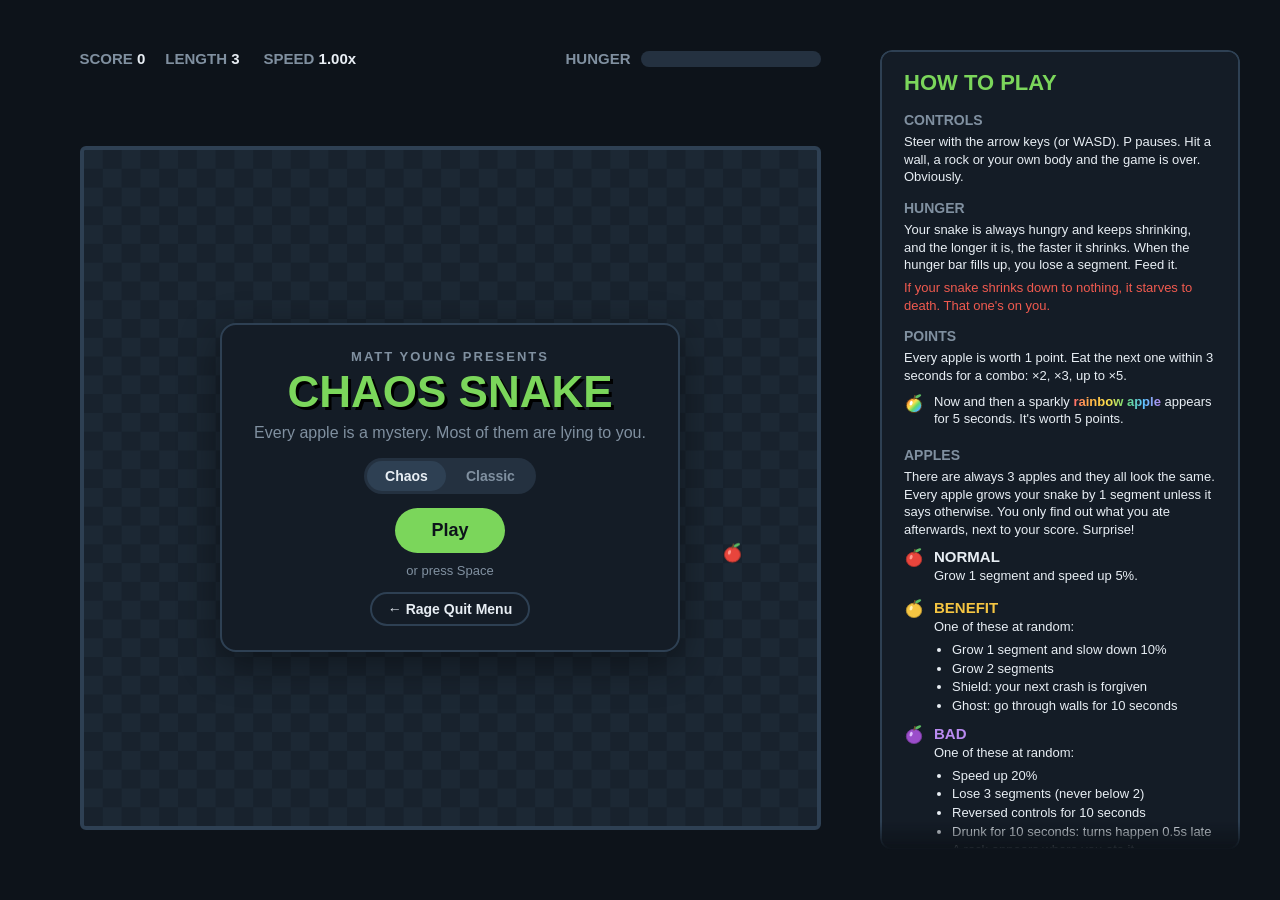
<file: snake/index.html>
<!doctype html>
<html lang="en">
<head>
  <meta charset="utf-8">
  <meta name="viewport" content="width=device-width, initial-scale=1, viewport-fit=cover">
  <meta name="theme-color" content="#0D131A">
  <meta name="description" content="Matt Young presents Chaos Snake: a snake game where every apple is a mystery. Plays on phones and computers.">
  <title>Chaos Snake</title>
  <link rel="icon" href="data:image/svg+xml,%3Csvg xmlns='http://www.w3.org/2000/svg' viewBox='0 0 20 20'%3E%3Ccircle cx='10' cy='11' r='8' fill='%23E8453C'/%3E%3Cpath d='M10 4 L11 1' stroke='%237A5230' stroke-width='1.6'/%3E%3Cellipse cx='14' cy='3' rx='3.5' ry='1.6' fill='%235DBB63'/%3E%3C/svg%3E">
  <!-- Bump ?v= whenever style.css, logic.js or game.js change, so browsers never mix old and new files -->
  <link rel="stylesheet" href="style.css?v=9">
</head>
<body>
  <main class="app">
    <section class="game" aria-label="Game">
      <header class="hud">
        <div class="hud-score"><span class="label">SCORE</span> <b id="score">0</b></div>
        <div class="hud-food empty" id="last-food">
          <canvas class="apple-icon" id="last-food-icon" width="20" height="20"></canvas>
          <span id="last-food-text"></span>
        </div>
        <div class="hud-hunger">
          <span class="label" id="hunger-label">HUNGER</span>
          <span class="bar"><span class="bar-fill" id="hunger-fill"></span></span>
        </div>
        <div class="hud-stats">
          <span><span class="label">LENGTH</span> <b id="length">3</b></span>
          <span><span class="label">SPEED</span> <b id="speed">1.00x</b></span>
        </div>
      </header>

      <!-- One countdown pill per active effect; game.js fills this in -->
      <div class="hud-effects" id="effects"></div>

      <div class="board-wrap" id="board-wrap">
        <canvas id="board" aria-label="Snake board"></canvas>

        <div class="overlay" id="overlay">
          <div class="panel">
            <p class="eyebrow" id="overlay-eyebrow">MATT YOUNG PRESENTS</p>
            <h1 id="overlay-title">CHAOS SNAKE</h1>
            <p class="reason" id="overlay-reason"></p>
            <p class="stats" id="overlay-stats"></p>
            <p class="breakdown" id="overlay-breakdown"></p>
            <p class="breakdown" id="overlay-taunt"></p>
            <div class="modes" id="modes" role="radiogroup" aria-label="Game mode">
              <button type="button" class="mode" role="radio" data-mode="rage">Chaos</button>
              <button type="button" class="mode" role="radio" data-mode="classic">Classic</button>
            </div>
            <button type="button" class="play" id="play-button">Play</button>
            <p class="hint" id="overlay-hint"></p>
            <a class="menu-link" id="menu-link" href="../">&larr; Rage Quit Menu</a>
            <a class="rules-link" href="#rules">How to play &darr;</a>
          </div>
        </div>
      </div>

      <div class="dpad" aria-label="Arrow buttons">
        <button type="button" data-dir="up" aria-label="Up">&#9650;</button>
        <button type="button" data-dir="left" aria-label="Left">&#9664;</button>
        <button type="button" data-dir="down" aria-label="Down">&#9660;</button>
        <button type="button" data-dir="right" aria-label="Right">&#9654;</button>
        <button type="button" class="pause" id="pause-button" aria-label="Pause">&#10074;&#10074;</button>
      </div>
    </section>

    <aside class="rules" id="rules">
      <h2>HOW TO PLAY</h2>

      <h3>CONTROLS</h3>
      <p>
        <span class="keys-only">Steer with the arrow keys (or WASD). P pauses.</span>
        <span class="touch-only">Swipe on the board or use the arrow buttons to steer.</span>
        <span class="rules-rage">Hit a wall, a rock or your own body and the game is over. Obviously.</span>
        <span class="rules-classic">Hit a wall or your own body and the game is over. Obviously.</span>
      </p>

      <div class="rules-classic">
        <h3>CLASSIC MODE</h3>
        <p>Plain old snake. There's one apple at a time: eat it to grow 1 segment and score 1 point.
          Each apple makes you <span data-setting="classicSpeedUp"></span>% faster. Very relaxing. Until it isn't.</p>
        <p class="hint-text">Want chaos? Pick Chaos on the start screen.</p>
      </div>

      <div class="rules-rage">
      <h3>HUNGER</h3>
      <p>Your snake is always hungry and keeps shrinking, and the longer it is, the faster it
        shrinks. When the hunger bar fills up, you lose a segment. Feed it.</p>
      <p class="danger">If your snake shrinks down to nothing, it starves to death. That one's on you.</p>

      <h3>POINTS</h3>
      <p>Every apple is worth 1 point. Eat the next one within <span data-setting="comboTime"></span>
        seconds for a combo: &times;2, &times;3, up to &times;<span data-setting="maxCombo"></span>.</p>
      <div class="food-rule">
        <canvas class="apple-icon" data-apple="jackpot" width="20" height="20"></canvas>
        <p>Now and then a sparkly <b class="jackpot">rainbow apple</b> appears for
          <span data-setting="jackpotTime"></span> seconds. It's worth
          <span data-setting="jackpotPoints"></span> points.</p>
      </div>

      <h3>APPLES</h3>
      <p>There are always <span data-setting="foodCount"></span> apples and they all look the same.
        Every apple grows your snake by 1 segment unless it says otherwise. You only find out what
        you ate afterwards, next to your score. Surprise!</p>

      <div class="food-rule">
        <canvas class="apple-icon" data-apple="normal" width="20" height="20"></canvas>
        <div>
          <h4 class="normal">NORMAL</h4>
          <p>Grow 1 segment and speed up 5%.</p>
        </div>
      </div>
      <div class="food-rule">
        <canvas class="apple-icon" data-apple="benefit" width="20" height="20"></canvas>
        <div>
          <h4 class="benefit">BENEFIT</h4>
          <p>One of these at random:</p>
          <ul>
            <li>Grow 1 segment and slow down 10%</li>
            <li>Grow 2 segments</li>
            <li>Shield: your next crash is forgiven</li>
            <li>Ghost: go through walls for <span data-setting="effectTime"></span> seconds</li>
          </ul>
        </div>
      </div>
      <div class="food-rule">
        <canvas class="apple-icon" data-apple="bad" width="20" height="20"></canvas>
        <div>
          <h4 class="bad">BAD</h4>
          <p>One of these at random:</p>
          <ul>
            <li>Speed up 20%</li>
            <li>Lose <span data-setting="badShrink"></span> segments (never below <span data-setting="shrinkFloor"></span>)</li>
            <li>Reversed controls for <span data-setting="effectTime"></span> seconds</li>
            <li>Drunk for <span data-setting="effectTime"></span> seconds: turns happen
              <span data-setting="drunkDelay"></span>s late</li>
            <li>A rock appears where you ate it</li>
            <li>Fog for <span data-setting="fogTime"></span> seconds: you can only see near your head</li>
            <li>The apples run away from you for <span data-setting="effectTime"></span> seconds</li>
          </ul>
        </div>
      </div>

      <h3>GOOD TO KNOW</h3>
      <p>Your snake turns <b class="bad">purple</b> when drunk, <b class="reversed">orange</b> when
        reversed, and see-through as a ghost. It flashes when an effect is about to wear off. You're welcome.
        Speed always stays between <span data-setting="minSpeed"></span>x and
        <span data-setting="maxSpeed"></span>x.</p>
      <p class="hint-text">Want plain snake? Pick Classic on the start screen.</p>
      </div>
    </aside>
  </main>

  <script src="logic.js?v=9"></script>
  <script src="game.js?v=9"></script>
</body>
</html>
</file>
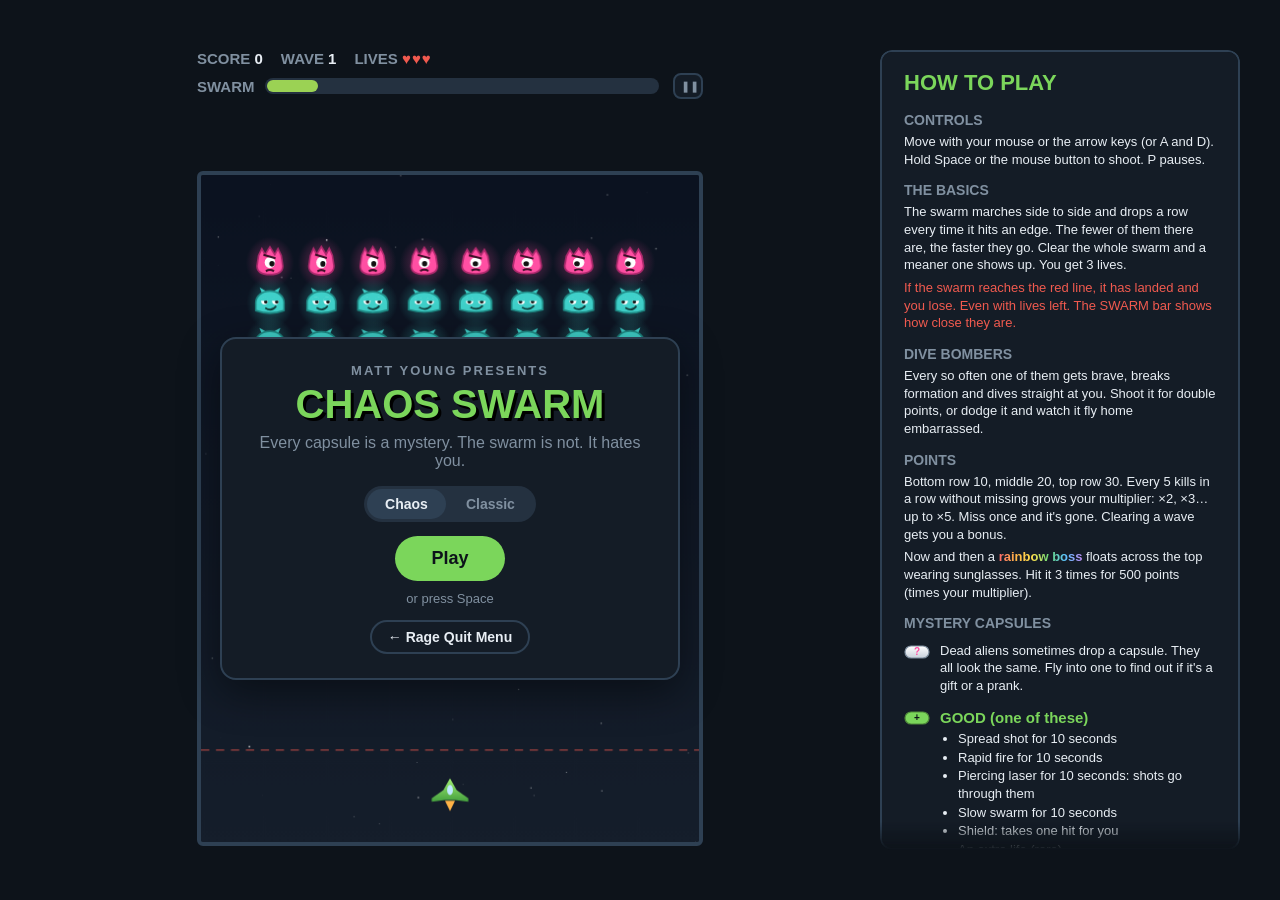
<file: swarm/index.html>
<!doctype html>
<html lang="en">
<head>
  <meta charset="utf-8">
  <meta name="viewport" content="width=device-width, initial-scale=1, viewport-fit=cover">
  <meta name="theme-color" content="#0D131A">
  <meta name="description" content="Matt Young presents Chaos Swarm: an alien-wave shooter where every capsule is a mystery and the swarm has opinions about you.">
  <title>Chaos Swarm</title>
  <link rel="icon" href="data:image/svg+xml,%3Csvg xmlns='http://www.w3.org/2000/svg' viewBox='0 0 20 20'%3E%3Cellipse cx='10' cy='8' rx='7' ry='5.5' fill='%233FD0C9'/%3E%3Ccircle cx='7.5' cy='7.5' r='1.6' fill='%23fff'/%3E%3Ccircle cx='12.5' cy='7.5' r='1.6' fill='%23fff'/%3E%3Cpath d='M5 18 L10 13 L15 18 Z' fill='%237BD65B'/%3E%3C/svg%3E">
  <!-- Bump ?v= whenever style.css, logic.js or game.js change, so browsers never mix old and new files -->
  <link rel="stylesheet" href="style.css?v=2">
</head>
<body>
  <main class="app">
    <section class="game" aria-label="Game">
      <header class="hud">
        <div class="hud-stats">
          <span><span class="label">SCORE</span> <b id="score">0</b></span>
          <span><span class="label">WAVE</span> <b id="wave">1</b></span>
          <span><span class="label">LIVES</span> <b class="hearts" id="lives"></b></span>
        </div>
        <div class="hud-wall">
          <span class="label" id="swarm-label">SWARM</span>
          <span class="bar"><span class="bar-fill" id="swarm-fill"></span></span>
          <button type="button" class="pause" id="pause-button" aria-label="Pause">&#10074;&#10074;</button>
        </div>
        <div class="hud-food empty" id="last-capsule">
          <canvas class="capsule-icon" id="last-capsule-icon" width="26" height="14"></canvas>
          <span id="last-capsule-text"></span>
        </div>
      </header>

      <!-- One countdown pill per active effect; game.js fills this in -->
      <div class="hud-effects" id="effects"></div>

      <div class="board-wrap" id="board-wrap">
        <canvas id="board" aria-label="Alien swarm board"></canvas>

        <div class="overlay" id="overlay">
          <div class="panel">
            <p class="eyebrow" id="overlay-eyebrow">MATT YOUNG PRESENTS</p>
            <h1 id="overlay-title">CHAOS SWARM</h1>
            <p class="reason" id="overlay-reason"></p>
            <p class="stats" id="overlay-stats"></p>
            <p class="breakdown" id="overlay-taunt"></p>
            <div class="modes" id="modes" role="radiogroup" aria-label="Game mode">
              <button type="button" class="mode" role="radio" data-mode="rage">Chaos</button>
              <button type="button" class="mode" role="radio" data-mode="classic">Classic</button>
            </div>
            <button type="button" class="play" id="play-button">Play</button>
            <p class="hint" id="overlay-hint"></p>
            <a class="menu-link" id="menu-link" href="../">&larr; Rage Quit Menu</a>
            <a class="rules-link" href="#rules">How to play &darr;</a>
          </div>
        </div>
      </div>
    </section>

    <aside class="rules" id="rules">
      <h2>HOW TO PLAY</h2>

      <h3>CONTROLS</h3>
      <p>
        <span class="keys-only">Move with your mouse or the arrow keys (or A and D). Hold Space or the
          mouse button to shoot. P pauses.</span>
        <span class="touch-only">Drag anywhere to move. Your ship shoots by itself, because we both
          know you'd forget.</span>
      </p>

      <div class="rules-classic">
        <h3>CLASSIC MODE</h3>
        <p>Plain old wave shooter. The swarm marches back and forth and creeps down. Shoot them all before
          they land, and dodge what they throw at you. Some of them get brave and dive at you. You get
          <span data-setting="lives"></span> lives. No capsules, no boss, no combos, no nonsense.</p>
        <p class="hint-text">Want chaos? Pick Chaos on the start screen.</p>
      </div>

      <div class="rules-rage">
        <h3>THE BASICS</h3>
        <p>The swarm marches side to side and drops a row every time it hits an edge. The fewer of them
          there are, the faster they go. Clear the whole swarm and a meaner one shows up. You get
          <span data-setting="lives"></span> lives.</p>
        <p class="danger">If the swarm reaches the red line, it has landed and you lose. Even with lives left.
          The SWARM bar shows how close they are.</p>

        <h3>DIVE BOMBERS</h3>
        <p>Every so often one of them gets brave, breaks formation and dives straight at you. Shoot it for
          double points, or dodge it and watch it fly home embarrassed.</p>

        <h3>POINTS</h3>
        <p>Bottom row 10, middle 20, top row 30. Every <span data-setting="comboStep"></span> kills in a row
          without missing grows your multiplier: &times;2, &times;3&hellip; up to
          &times;<span data-setting="maxMultiplier"></span>. Miss once and it's gone. Clearing a wave gets
          you a bonus.</p>
        <p>Now and then a <b class="jackpot">rainbow boss</b> floats across the top wearing sunglasses. Hit it
          <span data-setting="bossHp"></span> times for <span data-setting="bossPoints"></span> points (times
          your multiplier).</p>

        <h3>MYSTERY CAPSULES</h3>
        <div class="food-rule">
          <canvas class="capsule-icon" data-capsule="mystery" width="26" height="14"></canvas>
          <p>Dead aliens sometimes drop a capsule. They all look the same. Fly into one to find out if
            it's a gift or a prank.</p>
        </div>
        <div class="food-rule">
          <canvas class="capsule-icon" data-capsule="good" width="26" height="14"></canvas>
          <div>
            <h4 class="good">GOOD (one of these)</h4>
            <ul>
              <li>Spread shot for <span data-setting="effectTime"></span> seconds</li>
              <li>Rapid fire for <span data-setting="effectTime"></span> seconds</li>
              <li>Piercing laser for <span data-setting="effectTime"></span> seconds: shots go through them</li>
              <li>Slow swarm for <span data-setting="effectTime"></span> seconds</li>
              <li>Shield: takes one hit for you</li>
              <li>An extra life (rare)</li>
            </ul>
          </div>
        </div>
        <div class="food-rule">
          <canvas class="capsule-icon" data-capsule="bad" width="26" height="14"></canvas>
          <div>
            <h4 class="bad">BAD (one of these)</h4>
            <ul>
              <li>Reversed controls for <span data-setting="effectTime"></span> seconds</li>
              <li>Drunk ship: it lags <span data-setting="drunkDelay"></span>s behind you for
                <span data-setting="effectTime"></span> seconds</li>
              <li>Jammed gun for <span data-setting="effectTime"></span> seconds</li>
              <li>Fog for <span data-setting="fogTime"></span> seconds: you can only see near your ship</li>
              <li>The swarm speeds up for <span data-setting="effectTime"></span> seconds</li>
              <li>Boomerang bullets for <span data-setting="effectTime"></span> seconds: misses come back down
                at you</li>
              <li>The swarm learns to dodge for <span data-setting="dodgeTime"></span> seconds</li>
            </ul>
          </div>
        </div>

        <h3>GOOD TO KNOW</h3>
        <p>Your ship turns <b class="bad">purple</b> when drunk and <b class="reversed">orange</b> when
          reversed, and flashes when an effect is about to wear off. You blink for a couple of seconds after
          getting hit, and nothing can touch you while you do. You don't have to catch capsules. Sometimes
          the smart move is to let it fall.</p>
        <p class="hint-text">Want plain old aliens? Pick Classic on the start screen.</p>
      </div>
    </aside>
  </main>

  <script src="logic.js?v=2"></script>
  <script src="game.js?v=2"></script>
</body>
</html>
</file>
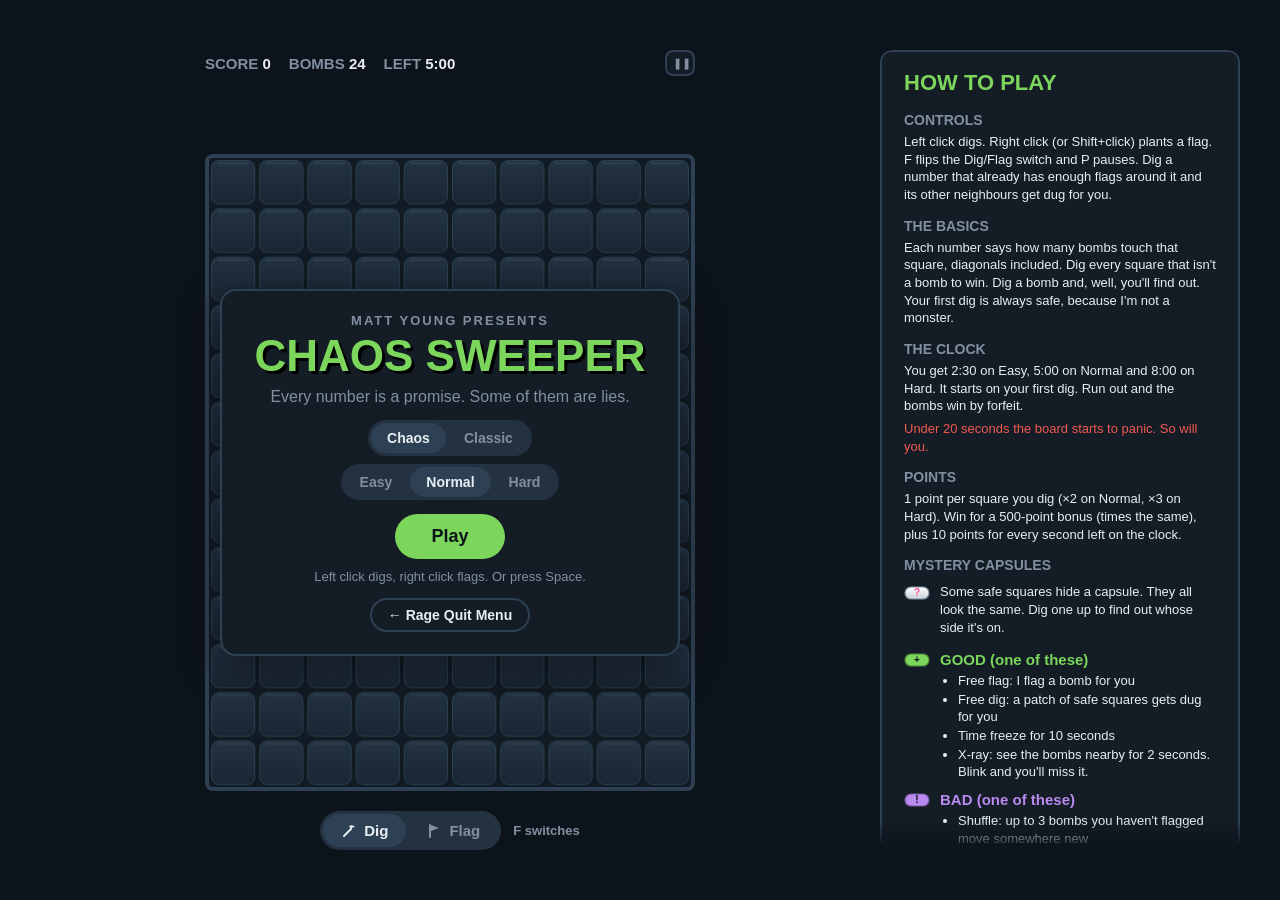
<file: sweeper/index.html>
<!doctype html>
<html lang="en">
<head>
  <meta charset="utf-8">
  <meta name="viewport" content="width=device-width, initial-scale=1, viewport-fit=cover">
  <meta name="theme-color" content="#0D131A">
  <meta name="description" content="Matt Young presents Chaos Sweeper: a bomb-finding puzzle where the numbers lie and the bombs move.">
  <title>Chaos Sweeper</title>
  <link rel="icon" href="data:image/svg+xml,%3Csvg xmlns='http://www.w3.org/2000/svg' viewBox='0 0 20 20'%3E%3Ccircle cx='10' cy='11.5' r='6.5' fill='%232A3140' stroke='%23FF4FA3' stroke-width='1.4'/%3E%3Cpath d='M7 9.5 L9 10.5 M13 9.5 L11 10.5' stroke='%23fff' stroke-width='1.4' stroke-linecap='round'/%3E%3Cpath d='M12 5 Q14 2 16 3' stroke='%23F5C542' stroke-width='1.3' fill='none'/%3E%3C/svg%3E">
  <!-- Bump ?v= whenever style.css, logic.js or game.js change, so browsers never mix old and new files -->
  <link rel="stylesheet" href="style.css?v=3">
</head>
<body>
  <main class="app">
    <section class="game" aria-label="Game">
      <header class="hud">
        <div class="hud-stats">
          <span><span class="label">SCORE</span> <b id="score">0</b></span>
          <span><span class="label">BOMBS</span> <b id="bombs">0</b></span>
          <span><span class="label" id="clock-label">TIME</span> <b id="clock">0:00</b></span>
        </div>
        <button type="button" class="pause" id="pause-button" aria-label="Pause">&#10074;&#10074;</button>
        <div class="hud-food empty" id="last-capsule">
          <canvas class="capsule-icon" id="last-capsule-icon" width="26" height="14"></canvas>
          <span id="last-capsule-text"></span>
        </div>
      </header>

      <!-- One countdown pill per active effect; game.js fills this in -->
      <div class="hud-effects" id="effects"></div>

      <div class="board-wrap" id="board-wrap">
        <canvas id="board" aria-label="Chaos Sweeper board"></canvas>

        <div class="overlay" id="overlay">
          <div class="panel">
            <p class="eyebrow" id="overlay-eyebrow">MATT YOUNG PRESENTS</p>
            <h1 id="overlay-title">CHAOS SWEEPER</h1>
            <p class="reason" id="overlay-reason"></p>
            <p class="stats" id="overlay-stats"></p>
            <p class="breakdown" id="overlay-taunt"></p>
            <div class="switches" id="switches">
              <div class="modes" role="radiogroup" aria-label="Game mode">
                <button type="button" class="mode" role="radio" data-mode="rage">Chaos</button>
                <button type="button" class="mode" role="radio" data-mode="classic">Classic</button>
              </div>
              <div class="modes" role="radiogroup" aria-label="Board size">
                <button type="button" class="mode" role="radio" data-size="easy">Easy</button>
                <button type="button" class="mode" role="radio" data-size="normal">Normal</button>
                <button type="button" class="mode" role="radio" data-size="hard">Hard</button>
              </div>
            </div>
            <button type="button" class="play" id="play-button">Play</button>
            <p class="hint" id="overlay-hint"></p>
            <a class="menu-link" id="menu-link" href="../">&larr; Rage Quit Menu</a>
            <a class="rules-link" href="#rules">How to play &darr;</a>
          </div>
        </div>
      </div>

      <div class="tools">
        <div class="tool-switch" role="radiogroup" aria-label="What a tap does">
          <button type="button" class="tool" role="radio" data-tool="dig">
            <svg viewBox="0 0 16 16" aria-hidden="true"><path d="M3 13 L10 6" stroke="currentColor" stroke-width="2" stroke-linecap="round"/><path d="M8 3 Q12 1 14 4 Q11 4 10 6 Q9 5 8 3 Z" fill="currentColor"/></svg>
            Dig
          </button>
          <button type="button" class="tool" role="radio" data-tool="flag">
            <svg viewBox="0 0 16 16" aria-hidden="true"><path d="M4 14 L4 2" stroke="currentColor" stroke-width="2" stroke-linecap="round"/><path d="M5 2 L13 5 L5 8 Z" fill="currentColor"/></svg>
            Flag
          </button>
        </div>
        <span class="keys-only">F switches</span>
        <span class="touch-only">or hold to flag</span>
      </div>
    </section>

    <aside class="rules" id="rules">
      <h2>HOW TO PLAY</h2>

      <h3>CONTROLS</h3>
      <p>
        <span class="keys-only">Left click digs. Right click (or Shift+click) plants a flag. F flips the
          Dig/Flag switch and P pauses.</span>
        <span class="touch-only">Tap to dig, hold to plant a flag, or flip the Dig/Flag switch under the
          board.</span>
        Dig a number that already has enough flags around it and its other neighbours get dug for you.
      </p>

      <h3>THE BASICS</h3>
      <p>Each number says how many bombs touch that square, diagonals included. Dig every square that
        isn't a bomb to win. Dig a bomb and, well, you'll find out. Your first dig is always safe,
        because I'm not a monster.</p>

      <div class="rules-classic">
        <h3>CLASSIC MODE</h3>
        <p>Just bombs, numbers and a clock counting up. Nothing moves, nothing lies. Suspiciously calm.</p>
        <p>1 point per square you dig (&times;2 on Normal, &times;3 on Hard). Win for a bonus, plus
          <span data-setting="secondPoints"></span> points for every second you finish under par
          (<span data-par="easy"></span> Easy, <span data-par="normal"></span> Normal,
          <span data-par="hard"></span> Hard).</p>
        <p class="hint-text">Want chaos? Pick Chaos on the start screen.</p>
      </div>

      <div class="rules-rage">
        <h3>THE CLOCK</h3>
        <p>You get <span data-par="easy"></span> on Easy, <span data-par="normal"></span> on Normal and
          <span data-par="hard"></span> on Hard. It starts on your first dig. Run out and the bombs win by
          forfeit.</p>
        <p class="danger">Under <span data-setting="panicTime"></span> seconds the board starts to panic. So
          will you.</p>

        <h3>POINTS</h3>
        <p>1 point per square you dig (&times;2 on Normal, &times;3 on Hard). Win for a
          <span data-setting="winBonus"></span>-point bonus (times the same), plus
          <span data-setting="secondPoints"></span> points for every second left on the clock.</p>

        <h3>MYSTERY CAPSULES</h3>
        <div class="food-rule">
          <canvas class="capsule-icon" data-capsule="mystery" width="26" height="14"></canvas>
          <p>Some safe squares hide a capsule. They all look the same. Dig one up to find out whose side
            it's on.</p>
        </div>
        <div class="food-rule">
          <canvas class="capsule-icon" data-capsule="good" width="26" height="14"></canvas>
          <div>
            <h4 class="good">GOOD (one of these)</h4>
            <ul>
              <li>Free flag: I flag a bomb for you</li>
              <li>Free dig: a patch of safe squares gets dug for you</li>
              <li>Time freeze for <span data-setting="freezeTime"></span> seconds</li>
              <li>X-ray: see the bombs nearby for <span data-setting="xrayTime"></span> seconds. Blink and
                you'll miss it.</li>
            </ul>
          </div>
        </div>
        <div class="food-rule">
          <canvas class="capsule-icon" data-capsule="bad" width="26" height="14"></canvas>
          <div>
            <h4 class="bad">BAD (one of these)</h4>
            <ul>
              <li>Shuffle: up to <span data-setting="shuffleCount"></span> bombs you haven't flagged move
                somewhere new</li>
              <li>Fog: the numbers vanish for <span data-setting="fogTime"></span> seconds</li>
              <li>Liar: some numbers are off by one for <span data-setting="liarTime"></span> seconds. They
                glitch, so you know.</li>
              <li>Turbo clock: time runs double speed for <span data-setting="turboTime"></span> seconds</li>
              <li>An extra bomb gets planted somewhere</li>
            </ul>
          </div>
        </div>

        <h3>GOOD TO KNOW</h3>
        <p>Bombs never move into or out of a square you've flagged, so correct flags stay correct. When
          bombs move, any numbers that changed flash yellow, and a number that drops to 0 digs its
          neighbours for free. Digging while lies are flying is allowed. Brave, but allowed.</p>
        <p class="hint-text">Want plain old bomb finding? Pick Classic on the start screen.</p>
      </div>
    </aside>
  </main>

  <script src="logic.js?v=3"></script>
  <script src="game.js?v=3"></script>
</body>
</html>
</file>
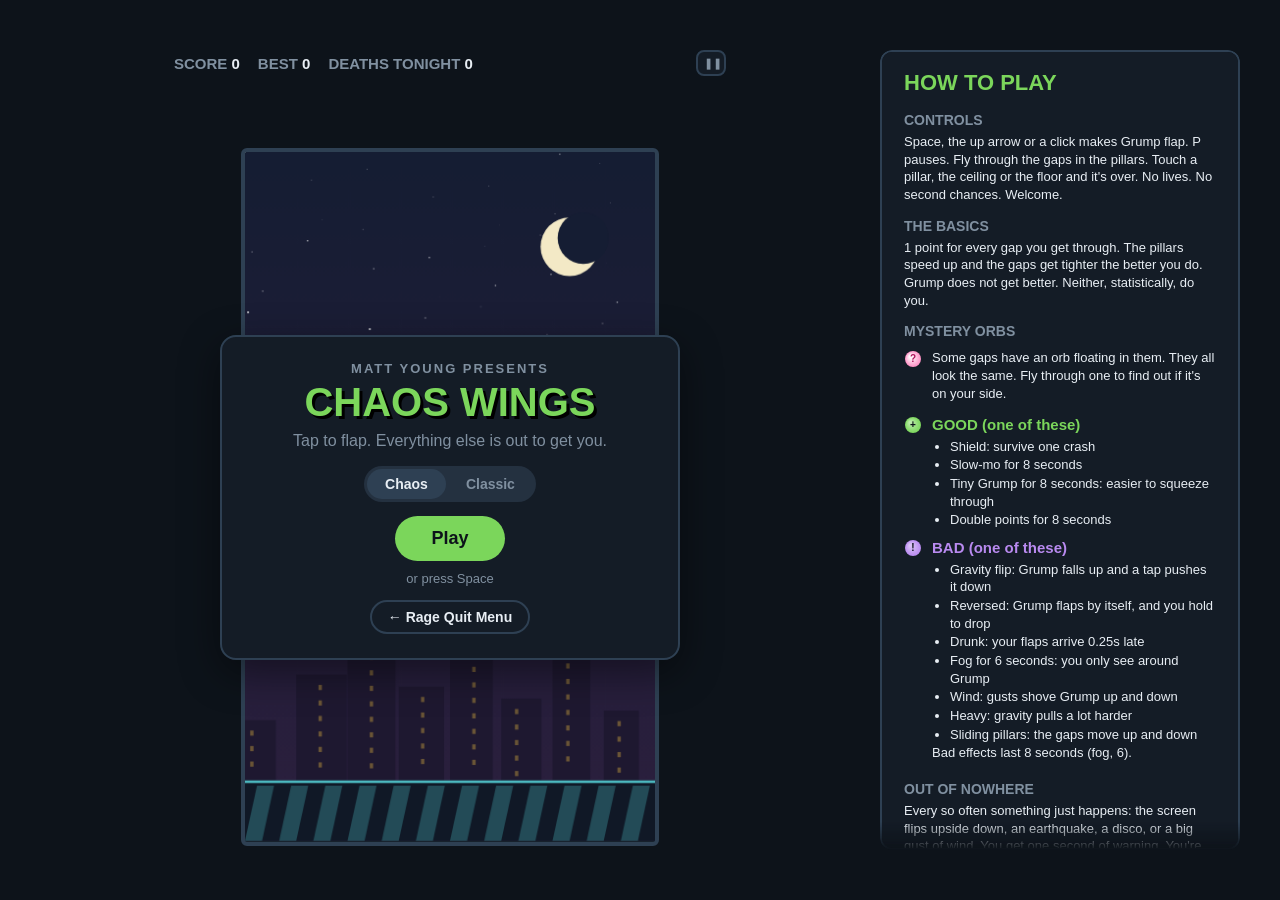
<file: wings/index.html>
<!doctype html>
<html lang="en">
<head>
  <meta charset="utf-8">
  <meta name="viewport" content="width=device-width, initial-scale=1, viewport-fit=cover">
  <meta name="theme-color" content="#0D131A">
  <meta name="description" content="Matt Young presents Chaos Wings: tap to flap through the pillars while everything else tries to ruin your day.">
  <title>Chaos Wings</title>
  <link rel="icon" href="data:image/svg+xml,%3Csvg xmlns='http://www.w3.org/2000/svg' viewBox='0 0 20 20'%3E%3Ccircle cx='10' cy='11' r='7' fill='%236FDDB8'/%3E%3Cpath d='M4 9 L1 6 L5 7 Z M16 9 L19 6 L15 7 Z' fill='%233E9B7E'/%3E%3Ccircle cx='8' cy='10' r='1.6' fill='%23111'/%3E%3Ccircle cx='12.5' cy='10' r='1.6' fill='%23111'/%3E%3Cpath d='M6 7.5 L9.5 8.6 M14.5 7.5 L11 8.6' stroke='%23111' stroke-width='1.2'/%3E%3C/svg%3E">
  <!-- Bump ?v= whenever style.css, logic.js or game.js change, so browsers never mix old and new files -->
  <link rel="stylesheet" href="style.css?v=2">
</head>
<body>
  <main class="app">
    <section class="game" aria-label="Game">
      <header class="hud">
        <div class="hud-stats">
          <span><span class="label">SCORE</span> <b id="score">0</b></span>
          <span><span class="label">BEST</span> <b id="best">0</b></span>
          <span class="hud-deaths"><span class="label">DEATHS<span class="long"> TONIGHT</span></span> <b id="deaths">0</b></span>
        </div>
        <div class="hud-side">
          <button type="button" class="pause" id="pause-button" aria-label="Pause">&#10074;&#10074;</button>
        </div>
        <div class="hud-food empty" id="last-orb">
          <canvas class="orb-icon" id="last-orb-icon" width="18" height="18"></canvas>
          <span id="last-orb-text"></span>
        </div>
      </header>

      <!-- One countdown pill per active effect; game.js fills this in -->
      <div class="hud-effects" id="effects"></div>

      <div class="board-wrap" id="board-wrap">
        <canvas id="board" aria-label="Chaos Wings board"></canvas>

        <div class="overlay" id="overlay">
          <div class="panel">
            <p class="eyebrow" id="overlay-eyebrow">MATT YOUNG PRESENTS</p>
            <h1 id="overlay-title">CHAOS WINGS</h1>
            <p class="reason" id="overlay-reason"></p>
            <p class="stats" id="overlay-stats"></p>
            <p class="breakdown" id="overlay-taunt"></p>
            <div class="modes" id="modes" role="radiogroup" aria-label="Game mode">
              <button type="button" class="mode" role="radio" data-mode="rage">Chaos</button>
              <button type="button" class="mode" role="radio" data-mode="classic">Classic</button>
            </div>
            <button type="button" class="play" id="play-button">Play</button>
            <p class="hint" id="overlay-hint"></p>
            <a class="menu-link" id="menu-link" href="../">&larr; Rage Quit Menu</a>
            <a class="rules-link" href="#rules">How to play &darr;</a>
          </div>
        </div>
      </div>
    </section>

    <aside class="rules" id="rules">
      <h2>HOW TO PLAY</h2>

      <h3>CONTROLS</h3>
      <p>
        <span class="keys-only">Space, the up arrow or a click makes Grump flap. P pauses.</span>
        <span class="touch-only">Tap anywhere to make Grump flap. That's it. That's the whole game.</span>
        Fly through the gaps in the pillars. Touch a pillar, the ceiling or the floor and it's over.
        No lives. No second chances. Welcome.
      </p>

      <div class="rules-classic">
        <h3>CLASSIC MODE</h3>
        <p>Just you, gravity and some pillars. 1 point a gap. The pillars speed up and the gaps get
          tighter the better you do, because of course they do.</p>
        <p class="hint-text">Want chaos? Pick Chaos on the start screen.</p>
      </div>

      <div class="rules-rage">
        <h3>THE BASICS</h3>
        <p>1 point for every gap you get through. The pillars speed up and the gaps get tighter the
          better you do. Grump does not get better. Neither, statistically, do you.</p>

        <h3>MYSTERY ORBS</h3>
        <div class="food-rule">
          <canvas class="orb-icon" data-orb="mystery" width="18" height="18"></canvas>
          <p>Some gaps have an orb floating in them. They all look the same. Fly through one to find out
            if it's on your side.</p>
        </div>
        <div class="food-rule">
          <canvas class="orb-icon" data-orb="good" width="18" height="18"></canvas>
          <div>
            <h4 class="good">GOOD (one of these)</h4>
            <ul>
              <li>Shield: survive one crash</li>
              <li>Slow-mo for <span data-setting="effectTime"></span> seconds</li>
              <li>Tiny Grump for <span data-setting="effectTime"></span> seconds: easier to squeeze through</li>
              <li>Double points for <span data-setting="effectTime"></span> seconds</li>
            </ul>
          </div>
        </div>
        <div class="food-rule">
          <canvas class="orb-icon" data-orb="bad" width="18" height="18"></canvas>
          <div>
            <h4 class="bad">BAD (one of these)</h4>
            <ul>
              <li>Gravity flip: Grump falls up and a tap pushes it down</li>
              <li>Reversed: Grump flaps by itself, and you hold to drop</li>
              <li>Drunk: your flaps arrive <span data-setting="drunkDelay"></span>s late</li>
              <li>Fog for <span data-setting="fogTime"></span> seconds: you only see around Grump</li>
              <li>Wind: gusts shove Grump up and down</li>
              <li>Heavy: gravity pulls a lot harder</li>
              <li>Sliding pillars: the gaps move up and down</li>
            </ul>
            <p>Bad effects last <span data-setting="effectTime"></span> seconds (fog,
              <span data-setting="fogTime"></span>).</p>
          </div>
        </div>

        <h3>OUT OF NOWHERE</h3>
        <p>Every so often something just happens: the screen flips upside down, an earthquake, a disco,
          or a big gust of wind. You get one second of warning. You're welcome.</p>

        <h3>GOOD TO KNOW</h3>
        <p>Grump turns <b class="bad">purple</b> when drunk and <b class="reversed">orange</b> when
          reversed, and flashes when an effect is about to wear off. You don't have to fly through the
          orbs. Grump would advise against it, honestly.</p>
        <p class="hint-text">Want plain flying? Pick Classic on the start screen.</p>
      </div>
    </aside>
  </main>

  <script src="logic.js?v=2"></script>
  <script src="game.js?v=2"></script>
</body>
</html>
</file>
<file: bricks/style.css>
:root {
  --window: #0D131A;
  --panel: #141C26;
  --board-dark: #18222D;
  --border: #2E4053;
  --track: #243140;
  --text: #E8EEF4;
  --dim: #8090A0;
  --green: #7BD65B;
  --red: #F05A4F;
  --gold: #F5C542;
  --purple: #B98AF0;
  --purple-deep: #7444B8;
  --purple-track: #2B2140;
  --pad: 16px;
}

* { box-sizing: border-box; }
[hidden] { display: none !important; }

html, body {
  margin: 0;
  background: var(--window);
  color: var(--text);
  font-family: -apple-system, BlinkMacSystemFont, "Segoe UI", Roboto, Arial, sans-serif;
  -webkit-text-size-adjust: 100%;
}

body {
  min-height: 100vh;
  min-height: 100dvh;
  display: flex;
  align-items: center;
  justify-content: center;
  padding: calc(var(--pad) + env(safe-area-inset-top)) calc(var(--pad) + env(safe-area-inset-right))
           calc(var(--pad) + env(safe-area-inset-bottom)) calc(var(--pad) + env(safe-area-inset-left));
}

/* ---------- Layout: board on the left, rules on the right ---------- */

.app {
  display: flex;
  gap: 20px;
  width: 100%;
  max-width: 1200px;
  height: min(800px, calc(100vh - 2 * var(--pad)));
  height: min(800px, calc(100dvh - 2 * var(--pad)));
}

.game {
  flex: 1;
  min-width: 0;
  display: grid;
  grid-template-rows: auto auto minmax(0, 1fr);
  grid-template-areas: "hud" "effects" "board";
  gap: 10px;
}

/* ---------- Scoreboard ---------- */

.hud {
  grid-area: hud;
  display: grid;
  grid-template-columns: minmax(0, 1fr) auto;
  grid-template-areas:
    "stats wall"
    "food food";
  align-items: center;
  column-gap: 20px;
  row-gap: 6px;
  width: 100%;
  max-width: var(--board-width, none);  /* lines up with the board; set by game.js */
  justify-self: center;
  padding: 0 4px;
  font-size: 15px;
  font-weight: 700;
  white-space: nowrap;
}

.label { color: var(--dim); }


.hud-food {
  grid-area: food;
  display: flex;
  align-items: center;
  gap: 6px;
  min-width: 0;
  min-height: 20px;
}
.hud-food.empty { visibility: hidden; }
#last-capsule-text { overflow: hidden; text-overflow: ellipsis; }

.hud-wall {
  grid-area: wall;
  display: flex;
  align-items: center;
  justify-content: flex-end;
  gap: 10px;
}
#wall-label.danger { color: var(--red); }
.hearts { color: var(--red); letter-spacing: 1px; }

.pause {
  width: 30px;
  height: 26px;
  margin-left: 4px;
  border: 2px solid var(--border);
  border-radius: 8px;
  background: var(--panel);
  color: var(--dim);
  font-size: 11px;
  cursor: pointer;
  touch-action: manipulation;
}
.pause:hover { color: var(--text); }

.bar {
  display: block;
  width: 130px;
  height: 16px;
  padding: 2px;
  border-radius: 8px;
  background: var(--track);
}
.bar-fill {
  display: block;
  width: 0;
  height: 100%;
  border-radius: 6px;
  background: var(--green);
}

.hud-stats {
  grid-area: stats;
  display: flex;
  gap: 18px;
}

.hud-effects {
  grid-area: effects;
  display: flex;
  flex-wrap: wrap;
  align-content: flex-start;
  gap: 6px;
  width: 100%;
  max-width: var(--board-width, none);  /* lines up with the board */
  min-height: 22px;
  justify-self: center;
  padding: 0 4px;
  font-weight: 700;
}

.pill {
  position: relative;
  display: inline-flex;
  align-items: center;
  justify-content: center;
  min-width: 84px;
  height: 22px;
  padding: 0 11px;
  border-radius: 11px;
  background: var(--pill-track);
  overflow: hidden;
  font-size: 12px;
  font-variant-numeric: tabular-nums;
}
.pill-fill {
  position: absolute;
  top: 0;
  bottom: 0;
  left: 0;
  border-radius: 11px;
  background: var(--pill-fill);
}
.pill-text { position: relative; }
.pill-orange { --pill-track: #3A2414; --pill-fill: #B8621F; }
.pill-purple { --pill-track: #2B2140; --pill-fill: #7444B8; }
.pill-grey { --pill-track: #262E38; --pill-fill: #5B6878; }
.pill-red { --pill-track: #3A1A1A; --pill-fill: #B23A3A; }
.pill-cyan { --pill-track: #12303A; --pill-fill: #1D8BA3; }
.pill-gold { --pill-track: #3A3214; --pill-fill: #A88414; }
.pill-green { --pill-track: #1C3320; --pill-fill: #3E9B3A; }

.capsule-icon {
  width: 26px;
  height: 14px;
  flex-shrink: 0;
}

/* ---------- Board ---------- */

.board-wrap {
  grid-area: board;
  position: relative;
  min-width: 0;
  min-height: 0;
  display: flex;
  align-items: center;
  justify-content: center;
  touch-action: none;   /* dragging moves the paddle instead of scrolling the page */
  user-select: none;
  -webkit-user-select: none;
  -webkit-touch-callout: none;
}

#board {
  display: block;
  border: 4px solid var(--border);
  border-radius: 6px;
  background: var(--board-dark);
}

.overlay {
  position: absolute;
  inset: 0;
  display: flex;
  align-items: center;
  justify-content: center;
  padding: 12px;
}

.panel {
  width: 100%;
  max-width: 460px;
  padding: 24px 28px;
  border: 2px solid var(--border);
  border-radius: 16px;
  background: var(--panel);
  box-shadow: 0 12px 40px rgba(0, 0, 0, 0.45);
  text-align: center;
}

.eyebrow {
  margin: 0 0 4px;
  color: var(--dim);
  font-size: 13px;
  font-weight: 700;
  letter-spacing: 2px;
}
.eyebrow:empty { display: none; }

.panel h1 {
  margin: 0;
  font-size: clamp(26px, 7vw, 40px);
  line-height: 1.1;
  font-weight: 800;
  color: var(--green);
  text-shadow: 3px 3px 0 #000;
}
.overlay.over h1 { color: var(--red); }

.reason {
  margin: 10px 0 0;
  font-size: 18px;
  font-weight: 700;
}
.stats {
  margin: 8px 0 0;
  color: var(--dim);
}
.breakdown {
  margin: 6px 0 0;
  color: var(--dim);
  font-size: 13px;
}
.reason:empty, .stats:empty, .breakdown:empty, .hint:empty { display: none; }

.modes {
  display: inline-flex;
  gap: 2px;
  margin-top: 16px;
  padding: 3px;
  border-radius: 999px;
  background: var(--track);
}
.mode {
  padding: 7px 18px;
  border: 0;
  border-radius: 999px;
  background: transparent;
  color: var(--dim);
  font: inherit;
  font-size: 14px;
  font-weight: 700;
  cursor: pointer;
  touch-action: manipulation;
}
.mode[aria-checked="true"] {
  background: var(--border);
  color: var(--text);
}
.mode:focus-visible { outline: 2px solid var(--text); outline-offset: 2px; }
.modes + .play { display: block; margin: 14px auto 0; }

.play {
  margin-top: 18px;
  padding: 12px 36px;
  border: 0;
  border-radius: 999px;
  background: var(--green);
  color: var(--window);
  font: inherit;
  font-size: 18px;
  font-weight: 800;
  cursor: pointer;
  touch-action: manipulation;
}
.play:hover { filter: brightness(1.08); }
.play:active { transform: translateY(1px); }
.play:focus-visible { outline: 3px solid var(--text); outline-offset: 3px; }

.hint {
  margin: 10px 0 0;
  color: var(--dim);
  font-size: 13px;
}

/* Back to the Rage Quit Menu, which lists all the games */
.menu-link {
  display: inline-block;
  margin-top: 14px;
  padding: 7px 16px;
  border: 2px solid var(--border);
  border-radius: 999px;
  color: var(--text);
  font-size: 14px;
  font-weight: 700;
  text-decoration: none;
}
.menu-link:hover { border-color: var(--green); }

.rules-link {
  display: none;
  margin-top: 12px;
  color: var(--dim);
  font-size: 14px;
}

/* ---------- Rules ---------- */

.rules {
  width: 360px;
  flex-shrink: 0;
  overflow-y: auto;
  padding: 16px 22px;
  border: 2px solid var(--border);
  border-radius: 12px;
  background: var(--panel);
  font-size: 13px;
  line-height: 1.36;
  padding-bottom: 28px;
  -webkit-mask-image: linear-gradient(to bottom, #000 calc(100% - 28px), transparent);
  mask-image: linear-gradient(to bottom, #000 calc(100% - 28px), transparent);
}
.rules h2 {
  margin: 0 0 4px;
  font-size: 22px;
  color: var(--green);
}
.rules h3 {
  margin: 13px 0 3px;
  font-size: 14px;
  color: var(--dim);
}
.rules h4 {
  margin: 0;
  font-size: 15px;
}
.rules p { margin: 0 0 5px; }
.rules ul {
  margin: 2px 0 0;
  padding-left: 18px;
}
.rules li { margin-bottom: 1px; }
.rules .danger { color: var(--red); }
.normal { color: var(--text); }
.benefit { color: var(--gold); }
.good { color: var(--green); }
.bad { color: var(--purple); }
.reversed { color: #FFA24C; }
.jackpot {
  background: linear-gradient(90deg, #FF6B6B, #FFB347, #FFE14D, #6BDB77, #5CC2FF, #B98AF0);
  -webkit-background-clip: text;
  background-clip: text;
  color: transparent;
}

.food-rule {
  display: flex;
  align-items: flex-start;
  gap: 10px;
  margin: 8px 0;
}
.food-rule .capsule-icon { margin-top: 3px; }

.touch-only { display: none; }

/* Classic mode: plain brick breaker, so the rules and scoreboard only show what it uses */
body.classic .rules-rage,
body:not(.classic) .rules-classic { display: none; }
body.classic .hud-wall .label,
body.classic .hud-wall .bar,
body.classic .hud-food,
body.classic .hud-effects { visibility: hidden; }
.rules .hint-text { margin-top: 10px; color: var(--dim); }

/* ---------- Touch screens ---------- */

@media (hover: none) and (pointer: coarse) {
  .touch-only { display: inline; }
  .keys-only { display: none; }
}

/* ---------- Narrow screens (phones): the game fills the screen, rules go below ---------- */

@media (max-width: 860px) {
  :root { --pad: 10px; }

  body {
    display: block;
  }

  .app {
    flex-direction: column;
    height: auto;
    gap: 16px;
  }

  .game {
    flex: none;  /* otherwise flex sizing ignores the height below */
    height: calc(100vh - 2 * var(--pad) - env(safe-area-inset-top) - env(safe-area-inset-bottom));
    height: calc(100dvh - 2 * var(--pad) - env(safe-area-inset-top) - env(safe-area-inset-bottom));
    min-height: 420px;
  }

  .hud {
    grid-template-columns: minmax(0, 1fr);
    grid-template-areas:
      "stats"
      "wall"
      "food";
    font-size: 14px;
  }
  .hud-stats { justify-content: space-between; gap: 12px; }
  .hud-wall { justify-content: flex-start; }
  .bar { flex: 1; width: auto; }
  .hud-effects { min-height: 50px; }

  .rules {
    width: auto;
    overflow: visible;
    -webkit-mask-image: none;
    mask-image: none;
  }
  .rules-link { display: block; width: fit-content; margin: 12px auto 0; }

  /* The board sits at the top, so the space under it is somewhere to drag your thumb */
  .board-wrap { align-items: flex-start; }
}

@media (hover: none) and (pointer: coarse) and (max-width: 860px) {
  .board-wrap::after {
    content: "\2190  drag anywhere to move  \2192";
    position: absolute;
    bottom: 6px;
    left: 0;
    right: 0;
    text-align: center;
    color: var(--dim);
    font-size: 12px;
    font-weight: 700;
    letter-spacing: 1px;
    opacity: 0.6;
    pointer-events: none;
  }
}

/* Phones held sideways: a compact scoreboard so the board gets as much height as possible */
@media (hover: none) and (pointer: coarse) and (orientation: landscape) and (max-height: 520px) {
  .game {
    min-height: 280px;
    grid-template-columns: minmax(0, 1fr) 210px;
    grid-template-rows: auto minmax(0, 1fr);
    grid-template-areas:
      "hud effects"
      "board effects";
  }
  .hud {
    grid-template-columns: minmax(0, 1fr) auto;
    grid-template-areas:
      "stats wall"
      "food food";
    max-width: none;
    font-size: 13px;
  }
  .bar { flex: none; width: 120px; }
  .hud-wall { justify-content: flex-end; }
  .hud-effects { min-height: 0; max-width: none; align-content: flex-start; }
}
</file>
<file: crossing/style.css>
:root {
  --window: #0D131A;
  --panel: #141C26;
  --board-dark: #18222D;
  --border: #2E4053;
  --track: #243140;
  --text: #E8EEF4;
  --dim: #8090A0;
  --green: #7BD65B;
  --red: #F05A4F;
  --gold: #F5C542;
  --purple: #B98AF0;
  --purple-deep: #7444B8;
  --purple-track: #2B2140;
  --pad: 16px;
}

* { box-sizing: border-box; }
[hidden] { display: none !important; }

html, body {
  margin: 0;
  background: var(--window);
  color: var(--text);
  font-family: -apple-system, BlinkMacSystemFont, "Segoe UI", Roboto, Arial, sans-serif;
  -webkit-text-size-adjust: 100%;
}

body {
  min-height: 100vh;
  min-height: 100dvh;
  display: flex;
  align-items: center;
  justify-content: center;
  padding: calc(var(--pad) + env(safe-area-inset-top)) calc(var(--pad) + env(safe-area-inset-right))
           calc(var(--pad) + env(safe-area-inset-bottom)) calc(var(--pad) + env(safe-area-inset-left));
}

/* ---------- Layout: board on the left, rules on the right ---------- */

.app {
  display: flex;
  gap: 20px;
  width: 100%;
  max-width: 1200px;
  height: min(800px, calc(100vh - 2 * var(--pad)));
  height: min(800px, calc(100dvh - 2 * var(--pad)));
}

.game {
  flex: 1;
  min-width: 0;
  display: grid;
  grid-template-rows: auto auto minmax(0, 1fr) auto;
  grid-template-areas: "hud" "effects" "board" "dpad";
  gap: 10px;
}

/* ---------- Scoreboard ---------- */

.hud {
  grid-area: hud;
  display: grid;
  grid-template-columns: minmax(0, 1fr) auto;
  grid-template-areas:
    "stats wall"
    "food food";
  align-items: center;
  column-gap: 20px;
  row-gap: 6px;
  width: 100%;
  max-width: var(--board-width, none);  /* lines up with the board; set by game.js */
  justify-self: center;
  padding: 0 4px;
  font-size: 15px;
  font-weight: 700;
  white-space: nowrap;
}

.label { color: var(--dim); }


.hud-food {
  grid-area: food;
  display: flex;
  align-items: center;
  gap: 6px;
  min-width: 0;
  min-height: 20px;
}
.hud-food.empty { visibility: hidden; }
#last-box-text { min-width: 0; overflow: hidden; text-overflow: ellipsis; }

.hud-wall {
  grid-area: wall;
  display: flex;
  align-items: center;
  justify-content: flex-end;
  gap: 10px;
}
#time-label.danger { color: var(--red); }
.hearts { color: var(--red); letter-spacing: 1px; }

.pause {
  width: 30px;
  height: 26px;
  margin-left: 4px;
  border: 2px solid var(--border);
  border-radius: 8px;
  background: var(--panel);
  color: var(--dim);
  font-size: 11px;
  cursor: pointer;
  touch-action: manipulation;
}
.pause:hover { color: var(--text); }

.bar {
  display: block;
  width: 130px;
  height: 16px;
  padding: 2px;
  border-radius: 8px;
  background: var(--track);
}
.bar-fill {
  display: block;
  width: 0;
  height: 100%;
  border-radius: 6px;
  background: var(--green);
}

.hud-stats {
  grid-area: stats;
  display: flex;
  gap: 18px;
}

.hud-effects {
  grid-area: effects;
  display: flex;
  flex-wrap: wrap;
  align-content: flex-start;
  gap: 6px;
  width: 100%;
  max-width: var(--board-width, none);  /* lines up with the board */
  min-height: 22px;
  justify-self: center;
  padding: 0 4px;
  font-weight: 700;
}

.pill {
  position: relative;
  display: inline-flex;
  align-items: center;
  justify-content: center;
  min-width: 84px;
  height: 22px;
  padding: 0 11px;
  border-radius: 11px;
  background: var(--pill-track);
  overflow: hidden;
  font-size: 12px;
  font-variant-numeric: tabular-nums;
}
.pill-fill {
  position: absolute;
  top: 0;
  bottom: 0;
  left: 0;
  border-radius: 11px;
  background: var(--pill-fill);
}
.pill-text { position: relative; }
.pill-orange { --pill-track: #3A2414; --pill-fill: #B8621F; }
.pill-purple { --pill-track: #2B2140; --pill-fill: #7444B8; }
.pill-grey { --pill-track: #262E38; --pill-fill: #5B6878; }
.pill-red { --pill-track: #3A1A1A; --pill-fill: #B23A3A; }
.pill-cyan { --pill-track: #12303A; --pill-fill: #1D8BA3; }
.pill-gold { --pill-track: #3A3214; --pill-fill: #A88414; }
.pill-green { --pill-track: #1C3320; --pill-fill: #3E9B3A; }

.box-icon {
  width: 18px;
  height: 18px;
  flex-shrink: 0;
}

/* ---------- Board ---------- */

.board-wrap {
  grid-area: board;
  position: relative;
  min-width: 0;
  min-height: 0;
  display: flex;
  align-items: center;
  justify-content: center;
  touch-action: none;   /* swipes make Pip hop instead of scrolling the page */
  user-select: none;
  -webkit-user-select: none;
  -webkit-touch-callout: none;
}

#board {
  display: block;
  border: 4px solid var(--border);
  border-radius: 6px;
  background: var(--board-dark);
}

.overlay {
  position: absolute;
  inset: 0;
  display: flex;
  align-items: center;
  justify-content: center;
  padding: 12px;
}

.panel {
  width: 100%;
  max-width: 460px;
  padding: 24px 28px;
  border: 2px solid var(--border);
  border-radius: 16px;
  background: var(--panel);
  box-shadow: 0 12px 40px rgba(0, 0, 0, 0.45);
  text-align: center;
}

.eyebrow {
  margin: 0 0 4px;
  color: var(--dim);
  font-size: 13px;
  font-weight: 700;
  letter-spacing: 2px;
}
.eyebrow:empty { display: none; }

.panel h1 {
  margin: 0;
  font-size: clamp(26px, 7vw, 40px);
  line-height: 1.1;
  font-weight: 800;
  color: var(--green);
  text-shadow: 3px 3px 0 #000;
}
.overlay.over h1 { color: var(--red); }

.reason {
  margin: 10px 0 0;
  font-size: 18px;
  font-weight: 700;
}
.stats {
  margin: 8px 0 0;
  color: var(--dim);
}
.breakdown {
  margin: 6px 0 0;
  color: var(--dim);
  font-size: 13px;
}
.reason:empty, .stats:empty, .breakdown:empty, .hint:empty { display: none; }

.modes {
  display: inline-flex;
  gap: 2px;
  margin-top: 16px;
  padding: 3px;
  border-radius: 999px;
  background: var(--track);
}
.mode {
  padding: 7px 18px;
  border: 0;
  border-radius: 999px;
  background: transparent;
  color: var(--dim);
  font: inherit;
  font-size: 14px;
  font-weight: 700;
  cursor: pointer;
  touch-action: manipulation;
}
.mode[aria-checked="true"] {
  background: var(--border);
  color: var(--text);
}
.mode:focus-visible { outline: 2px solid var(--text); outline-offset: 2px; }
.modes + .play { display: block; margin: 14px auto 0; }

.play {
  margin-top: 18px;
  padding: 12px 36px;
  border: 0;
  border-radius: 999px;
  background: var(--green);
  color: var(--window);
  font: inherit;
  font-size: 18px;
  font-weight: 800;
  cursor: pointer;
  touch-action: manipulation;
}
.play:hover { filter: brightness(1.08); }
.play:active { transform: translateY(1px); }
.play:focus-visible { outline: 3px solid var(--text); outline-offset: 3px; }

.hint {
  margin: 10px 0 0;
  color: var(--dim);
  font-size: 13px;
}

/* Back to the Rage Quit Menu, which lists all the games */
.menu-link {
  display: inline-block;
  margin-top: 14px;
  padding: 7px 16px;
  border: 2px solid var(--border);
  border-radius: 999px;
  color: var(--text);
  font-size: 14px;
  font-weight: 700;
  text-decoration: none;
}
.menu-link:hover { border-color: var(--green); }

.rules-link {
  display: none;
  margin-top: 12px;
  color: var(--dim);
  font-size: 14px;
}

/* ---------- Arrow buttons (touch screens only) ---------- */

.dpad {
  grid-area: dpad;
  display: none;
  grid-template-columns: repeat(3, 68px);
  grid-template-rows: repeat(2, 58px);
  grid-template-areas:
    ". up ."
    "left down right";
  justify-content: center;
  gap: 8px;
  touch-action: none;
  user-select: none;
  -webkit-user-select: none;
  -webkit-touch-callout: none;
}
.dpad button {
  border: 2px solid var(--border);
  border-radius: 14px;
  background: var(--panel);
  color: var(--text);
  font-size: 22px;
  touch-action: none;
  -webkit-tap-highlight-color: transparent;
}
.dpad button.pressed { background: var(--track); }
.dpad [data-dir="up"] { grid-area: up; }
.dpad [data-dir="down"] { grid-area: down; }
.dpad [data-dir="left"] { grid-area: left; }
.dpad [data-dir="right"] { grid-area: right; }


/* ---------- Rules ---------- */

.rules {
  width: 360px;
  flex-shrink: 0;
  overflow-y: auto;
  padding: 16px 22px;
  border: 2px solid var(--border);
  border-radius: 12px;
  background: var(--panel);
  font-size: 13px;
  line-height: 1.36;
  padding-bottom: 28px;
  -webkit-mask-image: linear-gradient(to bottom, #000 calc(100% - 28px), transparent);
  mask-image: linear-gradient(to bottom, #000 calc(100% - 28px), transparent);
}
.rules h2 {
  margin: 0 0 4px;
  font-size: 22px;
  color: var(--green);
}
.rules h3 {
  margin: 13px 0 3px;
  font-size: 14px;
  color: var(--dim);
}
.rules h4 {
  margin: 0;
  font-size: 15px;
}
.rules p { margin: 0 0 5px; }
.rules ul {
  margin: 2px 0 0;
  padding-left: 18px;
}
.rules li { margin-bottom: 1px; }
.rules .danger { color: var(--red); }
.normal { color: var(--text); }
.benefit { color: var(--gold); }
.good { color: var(--green); }
.bad { color: var(--purple); }
.reversed { color: #FFA24C; }
.jackpot {
  background: linear-gradient(90deg, #FF6B6B, #FFB347, #FFE14D, #6BDB77, #5CC2FF, #B98AF0);
  -webkit-background-clip: text;
  background-clip: text;
  color: transparent;
}

.food-rule {
  display: flex;
  align-items: flex-start;
  gap: 10px;
  margin: 8px 0;
}
.food-rule .box-icon { margin-top: 1px; }

.touch-only { display: none; }

/* Classic mode: the plain game, so the rules and scoreboard only show what it uses */
body.classic .rules-rage,
body:not(.classic) .rules-classic { display: none; }
body.classic .hud-food,
body.classic .hud-effects { visibility: hidden; }
.rules .hint-text { margin-top: 10px; color: var(--dim); }

/* ---------- Touch screens ---------- */

@media (hover: none) and (pointer: coarse) {
  .dpad { display: grid; }
  .touch-only { display: inline; }
  .keys-only { display: none; }
}

/* ---------- Narrow screens (phones): the game fills the screen, rules go below ---------- */

@media (max-width: 860px) {
  :root { --pad: 10px; }

  body {
    display: block;
  }

  .app {
    flex-direction: column;
    height: auto;
    gap: 16px;
  }

  .game {
    flex: none;  /* otherwise flex sizing ignores the height below */
    height: calc(100vh - 2 * var(--pad) - env(safe-area-inset-top) - env(safe-area-inset-bottom));
    height: calc(100dvh - 2 * var(--pad) - env(safe-area-inset-top) - env(safe-area-inset-bottom));
    min-height: 420px;
  }

  .hud {
    grid-template-columns: minmax(0, 1fr);
    grid-template-areas:
      "stats"
      "wall"
      "food";
    font-size: 14px;
  }
  .hud-stats { justify-content: space-between; gap: 12px; }
  .hud-wall { justify-content: flex-start; }
  .bar { flex: 1; width: auto; }
  .hud-effects { min-height: 50px; }

  .rules {
    width: auto;
    overflow: visible;
    -webkit-mask-image: none;
    mask-image: none;
  }
  .rules-link { display: block; width: fit-content; margin: 12px auto 0; }

  /* Keep the board down by the arrow buttons, where your thumbs are */
  .board-wrap { align-items: flex-end; }
}

/* Phones held sideways: arrow buttons go beside the board, scoreboard stays compact */
@media (hover: none) and (pointer: coarse) and (orientation: landscape) and (max-height: 520px) {
  .game {
    min-height: 280px;
    grid-template-columns: minmax(0, 1fr) 220px;
    grid-template-rows: auto auto minmax(0, 1fr);
    grid-template-areas:
      "hud hud"
      "board effects"
      "board dpad";
  }
  .hud {
    grid-template-columns: minmax(0, 1fr) auto;
    grid-template-areas:
      "stats wall"
      "food food";
    max-width: none;
    font-size: 13px;
  }
  .bar { flex: none; width: 120px; }
  .hud-wall { justify-content: flex-end; }
  .hud-effects { min-height: 0; max-width: none; align-content: flex-start; }
  .dpad { align-self: center; }
  .board-wrap { align-items: center; }
}
</file>
<file: paddle/style.css>
:root {
  --window: #0D131A;
  --panel: #141C26;
  --board-dark: #18222D;
  --border: #2E4053;
  --track: #243140;
  --text: #E8EEF4;
  --dim: #8090A0;
  --green: #7BD65B;
  --red: #F05A4F;
  --gold: #F5C542;
  --purple: #B98AF0;
  --purple-deep: #7444B8;
  --purple-track: #2B2140;
  --pad: 16px;
}

* { box-sizing: border-box; }
[hidden] { display: none !important; }

html, body {
  margin: 0;
  background: var(--window);
  color: var(--text);
  font-family: -apple-system, BlinkMacSystemFont, "Segoe UI", Roboto, Arial, sans-serif;
  -webkit-text-size-adjust: 100%;
}

body {
  min-height: 100vh;
  min-height: 100dvh;
  display: flex;
  align-items: center;
  justify-content: center;
  padding: calc(var(--pad) + env(safe-area-inset-top)) calc(var(--pad) + env(safe-area-inset-right))
           calc(var(--pad) + env(safe-area-inset-bottom)) calc(var(--pad) + env(safe-area-inset-left));
}

/* ---------- Layout: board on the left, rules on the right ---------- */

.app {
  display: flex;
  gap: 20px;
  width: 100%;
  max-width: 1200px;
  height: min(800px, calc(100vh - 2 * var(--pad)));
  height: min(800px, calc(100dvh - 2 * var(--pad)));
}

.game {
  flex: 1;
  min-width: 0;
  display: grid;
  grid-template-rows: auto auto minmax(0, 1fr);
  grid-template-areas: "hud" "effects" "board";
  gap: 10px;
}

/* ---------- Scoreboard ---------- */

.hud {
  grid-area: hud;
  display: grid;
  grid-template-columns: minmax(0, 1fr) auto;
  grid-template-areas:
    "stats right"
    "food food";
  align-items: center;
  column-gap: 20px;
  row-gap: 6px;
  width: 100%;
  max-width: var(--board-width, none);  /* lines up with the board; set by game.js */
  justify-self: center;
  padding: 0 4px;
  font-size: 15px;
  font-weight: 700;
  white-space: nowrap;
}

.label { color: var(--dim); }


.hud-food {
  grid-area: food;
  display: flex;
  align-items: center;
  gap: 6px;
  min-width: 0;
  min-height: 20px;
}
.hud-food.empty { visibility: hidden; }
#last-orb-text { overflow: hidden; text-overflow: ellipsis; }

.hud-right {
  grid-area: right;
  display: flex;
  align-items: center;
  justify-content: flex-end;
  gap: 10px;
}
.tuna { color: #5CC2FF; }
.first-to { font-size: 12px; letter-spacing: 1px; }

.pause {
  width: 30px;
  height: 26px;
  margin-left: 4px;
  border: 2px solid var(--border);
  border-radius: 8px;
  background: var(--panel);
  color: var(--dim);
  font-size: 11px;
  cursor: pointer;
  touch-action: manipulation;
}
.pause:hover { color: var(--text); }

.hud-stats {
  grid-area: stats;
  display: flex;
  gap: 18px;
}

.hud-effects {
  grid-area: effects;
  display: flex;
  flex-wrap: wrap;
  align-content: flex-start;
  gap: 6px;
  width: 100%;
  max-width: var(--board-width, none);  /* lines up with the board */
  min-height: 22px;
  justify-self: center;
  padding: 0 4px;
  font-weight: 700;
}

.pill {
  position: relative;
  display: inline-flex;
  align-items: center;
  justify-content: center;
  min-width: 84px;
  height: 22px;
  padding: 0 11px;
  border-radius: 11px;
  background: var(--pill-track);
  overflow: hidden;
  font-size: 12px;
  font-variant-numeric: tabular-nums;
}
.pill-fill {
  position: absolute;
  top: 0;
  bottom: 0;
  left: 0;
  border-radius: 11px;
  background: var(--pill-fill);
}
.pill-text { position: relative; }
.pill-orange { --pill-track: #3A2414; --pill-fill: #B8621F; }
.pill-purple { --pill-track: #2B2140; --pill-fill: #7444B8; }
.pill-grey { --pill-track: #262E38; --pill-fill: #5B6878; }
.pill-red { --pill-track: #3A1A1A; --pill-fill: #B23A3A; }
.pill-cyan { --pill-track: #12303A; --pill-fill: #1D8BA3; }
.pill-gold { --pill-track: #3A3214; --pill-fill: #A88414; }
.pill-green { --pill-track: #1C3320; --pill-fill: #3E9B3A; }

.orb-icon {
  width: 16px;
  height: 16px;
  flex-shrink: 0;
}

/* ---------- Board ---------- */

.board-wrap {
  grid-area: board;
  position: relative;
  min-width: 0;
  min-height: 0;
  display: flex;
  align-items: center;
  justify-content: center;
  touch-action: none;   /* dragging moves the paddle instead of scrolling the page */
  user-select: none;
  -webkit-user-select: none;
  -webkit-touch-callout: none;
}

#board {
  display: block;
  border: 4px solid var(--border);
  border-radius: 6px;
  background: var(--board-dark);
}

.overlay {
  position: absolute;
  inset: 0;
  display: flex;
  align-items: center;
  justify-content: center;
  padding: 12px;
}

.panel {
  width: 100%;
  max-width: 460px;
  padding: 24px 28px;
  border: 2px solid var(--border);
  border-radius: 16px;
  background: var(--panel);
  box-shadow: 0 12px 40px rgba(0, 0, 0, 0.45);
  text-align: center;
}

.eyebrow {
  margin: 0 0 4px;
  color: var(--dim);
  font-size: 13px;
  font-weight: 700;
  letter-spacing: 2px;
}
.eyebrow:empty { display: none; }

.panel h1 {
  margin: 0;
  font-size: clamp(26px, 7vw, 40px);
  line-height: 1.1;
  font-weight: 800;
  color: var(--green);
  text-shadow: 3px 3px 0 #000;
}
.overlay.over h1 { color: var(--red); }

.reason {
  margin: 10px 0 0;
  font-size: 18px;
  font-weight: 700;
}
.stats {
  margin: 8px 0 0;
  color: var(--dim);
}
.breakdown {
  margin: 6px 0 0;
  color: var(--dim);
  font-size: 13px;
}
.reason:empty, .stats:empty, .breakdown:empty, .hint:empty { display: none; }

.modes {
  display: inline-flex;
  gap: 2px;
  margin-top: 16px;
  padding: 3px;
  border-radius: 999px;
  background: var(--track);
}
.mode {
  padding: 7px 18px;
  border: 0;
  border-radius: 999px;
  background: transparent;
  color: var(--dim);
  font: inherit;
  font-size: 14px;
  font-weight: 700;
  cursor: pointer;
  touch-action: manipulation;
}
.mode[aria-checked="true"] {
  background: var(--border);
  color: var(--text);
}
.mode:focus-visible { outline: 2px solid var(--text); outline-offset: 2px; }
.modes + .play { display: block; margin: 14px auto 0; }

.play {
  margin-top: 18px;
  padding: 12px 36px;
  border: 0;
  border-radius: 999px;
  background: var(--green);
  color: var(--window);
  font: inherit;
  font-size: 18px;
  font-weight: 800;
  cursor: pointer;
  touch-action: manipulation;
}
.play:hover { filter: brightness(1.08); }
.play:active { transform: translateY(1px); }
.play:focus-visible { outline: 3px solid var(--text); outline-offset: 3px; }

.hint {
  margin: 10px 0 0;
  color: var(--dim);
  font-size: 13px;
}

/* Back to the Rage Quit Menu, which lists all the games */
.menu-link {
  display: inline-block;
  margin-top: 14px;
  padding: 7px 16px;
  border: 2px solid var(--border);
  border-radius: 999px;
  color: var(--text);
  font-size: 14px;
  font-weight: 700;
  text-decoration: none;
}
.menu-link:hover { border-color: var(--green); }

.rules-link {
  display: none;
  margin-top: 12px;
  color: var(--dim);
  font-size: 14px;
}

/* ---------- Rules ---------- */

.rules {
  width: 360px;
  flex-shrink: 0;
  overflow-y: auto;
  padding: 16px 22px;
  border: 2px solid var(--border);
  border-radius: 12px;
  background: var(--panel);
  font-size: 13px;
  line-height: 1.36;
  padding-bottom: 28px;
  -webkit-mask-image: linear-gradient(to bottom, #000 calc(100% - 28px), transparent);
  mask-image: linear-gradient(to bottom, #000 calc(100% - 28px), transparent);
}
.rules h2 {
  margin: 0 0 4px;
  font-size: 22px;
  color: var(--green);
}
.rules h3 {
  margin: 13px 0 3px;
  font-size: 14px;
  color: var(--dim);
}
.rules h4 {
  margin: 0;
  font-size: 15px;
}
.rules p { margin: 0 0 5px; }
.rules ul {
  margin: 2px 0 0;
  padding-left: 18px;
}
.rules li { margin-bottom: 1px; }
.rules .danger { color: var(--red); }
.normal { color: var(--text); }
.benefit { color: var(--gold); }
.good { color: var(--green); }
.bad { color: var(--purple); }
.reversed { color: #FFA24C; }
.jackpot {
  background: linear-gradient(90deg, #FF6B6B, #FFB347, #FFE14D, #6BDB77, #5CC2FF, #B98AF0);
  -webkit-background-clip: text;
  background-clip: text;
  color: transparent;
}

.food-rule {
  display: flex;
  align-items: flex-start;
  gap: 10px;
  margin: 8px 0;
}
.food-rule .orb-icon { margin-top: 2px; }

.touch-only { display: none; }

/* Classic mode: a plain duel, so the rules and scoreboard only show what it uses */
body.classic .rules-rage,
body:not(.classic) .rules-classic { display: none; }
body.classic .hud-food,
body.classic .hud-effects { visibility: hidden; }
.rules .hint-text { margin-top: 10px; color: var(--dim); }

/* ---------- Touch screens ---------- */

@media (hover: none) and (pointer: coarse) {
  .touch-only { display: inline; }
  .keys-only { display: none; }
}

/* ---------- Narrow screens (phones): the game fills the screen, rules go below ---------- */

@media (max-width: 860px) {
  :root { --pad: 10px; }

  body {
    display: block;
  }

  .app {
    flex-direction: column;
    height: auto;
    gap: 16px;
  }

  .game {
    flex: none;  /* otherwise flex sizing ignores the height below */
    height: calc(100vh - 2 * var(--pad) - env(safe-area-inset-top) - env(safe-area-inset-bottom));
    height: calc(100dvh - 2 * var(--pad) - env(safe-area-inset-top) - env(safe-area-inset-bottom));
    min-height: 420px;
  }

  .hud { font-size: 14px; }
  .hud-stats { gap: 14px; }
  .first-to { display: none; }
  .hud-effects { min-height: 50px; }

  .rules {
    width: auto;
    overflow: visible;
    -webkit-mask-image: none;
    mask-image: none;
  }
  .rules-link { display: block; width: fit-content; margin: 12px auto 0; }

  /* The board sits at the top, so the space under it is somewhere to drag your thumb */
  .board-wrap { align-items: flex-start; }
}

@media (hover: none) and (pointer: coarse) and (max-width: 860px) {
  .board-wrap::after {
    content: "\2190  drag anywhere to move  \2192";
    position: absolute;
    bottom: 6px;
    left: 0;
    right: 0;
    text-align: center;
    color: var(--dim);
    font-size: 12px;
    font-weight: 700;
    letter-spacing: 1px;
    opacity: 0.6;
    pointer-events: none;
  }
}

/* Phones held sideways: a compact scoreboard so the board gets as much height as possible */
@media (hover: none) and (pointer: coarse) and (orientation: landscape) and (max-height: 520px) {
  .game {
    min-height: 280px;
    grid-template-columns: minmax(0, 1fr) 210px;
    grid-template-rows: auto minmax(0, 1fr);
    grid-template-areas:
      "hud effects"
      "board effects";
  }
  .hud {
    max-width: none;
    font-size: 13px;
  }
  .hud-effects { min-height: 0; max-width: none; align-content: flex-start; }
  .board-wrap::after { display: none; }  /* no room under the court for the drag hint */
}
</file>
<file: rocks/style.css>
:root {
  --window: #0D131A;
  --panel: #141C26;
  --board-dark: #18222D;
  --border: #2E4053;
  --track: #243140;
  --text: #E8EEF4;
  --dim: #8090A0;
  --green: #7BD65B;
  --red: #F05A4F;
  --gold: #F5C542;
  --purple: #B98AF0;
  --purple-deep: #7444B8;
  --purple-track: #2B2140;
  --cyan: #6FE3FF;
  --pad: 16px;
}

* { box-sizing: border-box; }
[hidden] { display: none !important; }

html, body {
  margin: 0;
  background: var(--window);
  color: var(--text);
  font-family: -apple-system, BlinkMacSystemFont, "Segoe UI", Roboto, Arial, sans-serif;
  -webkit-text-size-adjust: 100%;
}

body {
  min-height: 100vh;
  min-height: 100dvh;
  display: flex;
  align-items: center;
  justify-content: center;
  padding: calc(var(--pad) + env(safe-area-inset-top)) calc(var(--pad) + env(safe-area-inset-right))
           calc(var(--pad) + env(safe-area-inset-bottom)) calc(var(--pad) + env(safe-area-inset-left));
}

/* ---------- Layout: board on the left, rules on the right ---------- */

.app {
  display: flex;
  gap: 20px;
  width: 100%;
  max-width: 1200px;
  height: min(800px, calc(100vh - 2 * var(--pad)));
  height: min(800px, calc(100dvh - 2 * var(--pad)));
}

.game {
  flex: 1;
  min-width: 0;
  display: grid;
  grid-template-rows: auto auto minmax(0, 1fr);
  grid-template-areas: "hud" "effects" "board";
  gap: 10px;
}

/* ---------- Scoreboard ---------- */

.hud {
  grid-area: hud;
  display: grid;
  grid-template-columns: minmax(0, 1fr) auto;
  grid-template-areas:
    "stats right"
    "food food";
  align-items: center;
  column-gap: 20px;
  row-gap: 6px;
  width: 100%;
  max-width: var(--board-width, none);  /* lines up with the board; set by game.js */
  justify-self: center;
  padding: 0 4px;
  font-size: 15px;
  font-weight: 700;
  white-space: nowrap;
}

.label { color: var(--dim); }


.hud-food {
  grid-area: food;
  display: flex;
  align-items: center;
  gap: 6px;
  min-width: 0;
  min-height: 20px;
}
.hud-food.empty { visibility: hidden; }
#last-capsule-text { overflow: hidden; text-overflow: ellipsis; }

.hud-right {
  grid-area: right;
  display: flex;
  align-items: center;
  justify-content: flex-end;
  gap: 10px;
}
.warp-label { font-size: 13px; }
.warp-label.ready { color: var(--cyan); }
.hearts { color: var(--red); letter-spacing: 1px; }

.pause {
  width: 30px;
  height: 26px;
  margin-left: 4px;
  border: 2px solid var(--border);
  border-radius: 8px;
  background: var(--panel);
  color: var(--dim);
  font-size: 11px;
  cursor: pointer;
  touch-action: manipulation;
}
.pause:hover { color: var(--text); }

.hud-stats {
  grid-area: stats;
  display: flex;
  gap: 18px;
}

.hud-effects {
  grid-area: effects;
  display: flex;
  flex-wrap: wrap;
  align-content: flex-start;
  gap: 6px;
  width: 100%;
  max-width: var(--board-width, none);  /* lines up with the board */
  min-height: 22px;
  justify-self: center;
  padding: 0 4px;
  font-weight: 700;
}

.pill {
  position: relative;
  display: inline-flex;
  align-items: center;
  justify-content: center;
  min-width: 84px;
  height: 22px;
  padding: 0 11px;
  border-radius: 11px;
  background: var(--pill-track);
  overflow: hidden;
  font-size: 12px;
  font-variant-numeric: tabular-nums;
}
.pill-fill {
  position: absolute;
  top: 0;
  bottom: 0;
  left: 0;
  border-radius: 11px;
  background: var(--pill-fill);
}
.pill-text { position: relative; }
.pill-orange { --pill-track: #3A2414; --pill-fill: #B8621F; }
.pill-purple { --pill-track: #2B2140; --pill-fill: #7444B8; }
.pill-grey { --pill-track: #262E38; --pill-fill: #5B6878; }
.pill-red { --pill-track: #3A1A1A; --pill-fill: #B23A3A; }
.pill-cyan { --pill-track: #12303A; --pill-fill: #1D8BA3; }
.pill-gold { --pill-track: #3A3214; --pill-fill: #A88414; }
.pill-green { --pill-track: #1C3320; --pill-fill: #3E9B3A; }
.pill-pink { --pill-track: #3A1A2C; --pill-fill: #B0306E; }

.capsule-icon {
  width: 18px;
  height: 18px;
  flex-shrink: 0;
}

/* ---------- Board ---------- */

.board-wrap {
  grid-area: board;
  position: relative;
  min-width: 0;
  min-height: 0;
  display: flex;
  align-items: center;
  justify-content: center;
  touch-action: none;   /* touches fly the ship instead of scrolling the page */
  user-select: none;
  -webkit-user-select: none;
  -webkit-touch-callout: none;
}

#board {
  display: block;
  border: 4px solid var(--border);
  border-radius: 6px;
  background: #070B12;
}

.overlay {
  position: absolute;
  inset: 0;
  display: flex;
  align-items: center;
  justify-content: center;
  padding: 12px;
}

.panel {
  width: 100%;
  max-width: 460px;
  padding: 24px 28px;
  border: 2px solid var(--border);
  border-radius: 16px;
  background: var(--panel);
  box-shadow: 0 12px 40px rgba(0, 0, 0, 0.45);
  text-align: center;
}

.eyebrow {
  margin: 0 0 4px;
  color: var(--dim);
  font-size: 13px;
  font-weight: 700;
  letter-spacing: 2px;
}
.eyebrow:empty { display: none; }

.panel h1 {
  margin: 0;
  font-size: clamp(26px, 7vw, 40px);
  line-height: 1.1;
  font-weight: 800;
  color: var(--green);
  text-shadow: 3px 3px 0 #000;
}
.overlay.over h1 { color: var(--red); }

.reason {
  margin: 10px 0 0;
  font-size: 18px;
  font-weight: 700;
}
.stats {
  margin: 8px 0 0;
  color: var(--dim);
}
.breakdown {
  margin: 6px 0 0;
  color: var(--dim);
  font-size: 13px;
}
.reason:empty, .stats:empty, .breakdown:empty, .hint:empty { display: none; }

.modes {
  display: inline-flex;
  gap: 2px;
  margin-top: 16px;
  padding: 3px;
  border-radius: 999px;
  background: var(--track);
}
.mode {
  padding: 7px 18px;
  border: 0;
  border-radius: 999px;
  background: transparent;
  color: var(--dim);
  font: inherit;
  font-size: 14px;
  font-weight: 700;
  cursor: pointer;
  touch-action: manipulation;
}
.mode[aria-checked="true"] {
  background: var(--border);
  color: var(--text);
}
.mode:focus-visible { outline: 2px solid var(--text); outline-offset: 2px; }
.modes + .play { display: block; margin: 14px auto 0; }

.play {
  margin-top: 18px;
  padding: 12px 36px;
  border: 0;
  border-radius: 999px;
  background: var(--green);
  color: var(--window);
  font: inherit;
  font-size: 18px;
  font-weight: 800;
  cursor: pointer;
  touch-action: manipulation;
}
.play:hover { filter: brightness(1.08); }
.play:active { transform: translateY(1px); }
.play:focus-visible { outline: 3px solid var(--text); outline-offset: 3px; }

.hint {
  margin: 10px 0 0;
  color: var(--dim);
  font-size: 13px;
}

/* Back to the Rage Quit Menu, which lists all the games */
.menu-link {
  display: inline-block;
  margin-top: 14px;
  padding: 7px 16px;
  border: 2px solid var(--border);
  border-radius: 999px;
  color: var(--text);
  font-size: 14px;
  font-weight: 700;
  text-decoration: none;
}
.menu-link:hover { border-color: var(--green); }

.rules-link {
  display: none;
  margin-top: 12px;
  color: var(--dim);
  font-size: 14px;
}

/* ---------- Rules ---------- */

.rules {
  width: 360px;
  flex-shrink: 0;
  overflow-y: auto;
  padding: 16px 22px;
  border: 2px solid var(--border);
  border-radius: 12px;
  background: var(--panel);
  font-size: 13px;
  line-height: 1.36;
  padding-bottom: 28px;
  -webkit-mask-image: linear-gradient(to bottom, #000 calc(100% - 28px), transparent);
  mask-image: linear-gradient(to bottom, #000 calc(100% - 28px), transparent);
}
.rules h2 {
  margin: 0 0 4px;
  font-size: 22px;
  color: var(--green);
}
.rules h3 {
  margin: 13px 0 3px;
  font-size: 14px;
  color: var(--dim);
}
.rules h4 {
  margin: 0;
  font-size: 15px;
}
.rules p { margin: 0 0 5px; }
.rules ul {
  margin: 2px 0 0;
  padding-left: 18px;
}
.rules li { margin-bottom: 1px; }
.rules .danger { color: var(--red); }
.normal { color: var(--text); }
.benefit { color: var(--gold); }
.good { color: var(--green); }
.bad { color: var(--purple); }
.reversed { color: #FFA24C; }
.jackpot {
  background: linear-gradient(90deg, #FF6B6B, #FFB347, #FFE14D, #6BDB77, #5CC2FF, #B98AF0);
  -webkit-background-clip: text;
  background-clip: text;
  color: transparent;
}

.food-rule {
  display: flex;
  align-items: flex-start;
  gap: 10px;
  margin: 8px 0;
}
.food-rule .capsule-icon { margin-top: 1px; }

.touch-only { display: none; }

/* Classic mode: the plain shooter, so the rules and scoreboard only show what it uses */
body.classic .rules-rage,
body:not(.classic) .rules-classic { display: none; }
body.classic .hud-food,
body.classic .hud-effects { visibility: hidden; }

/* ---------- Touch controls (phones and tablets only) ---------- */

.stick-zone, .fire-zone { display: none; }

.stick-zone {
  grid-area: stick;
  align-items: center;
  justify-content: center;
  touch-action: none;
  user-select: none;
  -webkit-user-select: none;
  -webkit-touch-callout: none;
}
.stick {
  position: relative;
  width: 132px;
  height: 132px;
  border: 2px solid var(--border);
  border-radius: 50%;
  background: radial-gradient(circle, rgba(36, 49, 64, 0.95), rgba(20, 28, 38, 0.95));
}
.stick::before {
  /* a faint ring showing where full thrust starts */
  content: "";
  position: absolute;
  inset: 28px;
  border: 1px dashed rgba(128, 144, 160, 0.35);
  border-radius: 50%;
}
.knob {
  position: absolute;
  left: 50%;
  top: 50%;
  width: 58px;
  height: 58px;
  margin: -29px 0 0 -29px;
  border-radius: 50%;
  background: radial-gradient(circle at 35% 30%, #A6F0FF, #1E9BC4);
  box-shadow: 0 0 18px rgba(127, 231, 255, 0.45);
  will-change: transform;
}

.fire-zone {
  grid-area: fire;
  align-items: center;
  justify-content: center;
  gap: 16px;
  touch-action: none;
  user-select: none;
  -webkit-user-select: none;
  -webkit-touch-callout: none;
}
.fire, .warp {
  border-radius: 50%;
  font: inherit;
  font-weight: 900;
  touch-action: none;
  -webkit-tap-highlight-color: transparent;
}
.fire {
  width: 96px;
  height: 96px;
  border: 0;
  background: radial-gradient(circle at 35% 30%, #FF8A7F, #C23A30);
  box-shadow: 0 0 22px rgba(240, 90, 79, 0.45);
  color: #FFFFFF;
  font-size: 18px;
  letter-spacing: 1px;
}
.fire.pressed { transform: scale(0.93); filter: brightness(1.15); }
.warp {
  width: 58px;
  height: 58px;
  border: 2px solid var(--border);
  background: var(--panel);
  color: var(--dim);
  font-size: 12px;
}
.warp.ready { border-color: #1D8BA3; color: var(--cyan); }
.rules .hint-text { margin-top: 10px; color: var(--dim); }

/* ---------- Touch screens ---------- */

@media (hover: none) and (pointer: coarse) {
  .touch-only { display: inline; }
  .keys-only { display: none; }
  .stick-zone, .fire-zone { display: flex; }
  .warp-label { display: none; }  /* the WARP button lights up instead */
  .game {
    grid-template-columns: 1fr 1fr;
    grid-template-rows: auto auto minmax(0, 1fr) auto;
    grid-template-areas:
      "hud hud"
      "effects effects"
      "board board"
      "stick fire";
  }
}

/* ---------- Narrow screens (phones): the game fills the screen, rules go below ---------- */

@media (max-width: 860px) {
  :root { --pad: 10px; }

  body {
    display: block;
  }

  .app {
    flex-direction: column;
    height: auto;
    gap: 16px;
  }

  .game {
    flex: none;  /* otherwise flex sizing ignores the height below */
    height: calc(100vh - 2 * var(--pad) - env(safe-area-inset-top) - env(safe-area-inset-bottom));
    height: calc(100dvh - 2 * var(--pad) - env(safe-area-inset-top) - env(safe-area-inset-bottom));
    min-height: 420px;
  }

  .hud { font-size: 14px; }
  .hud-stats { gap: 14px; }
  .hud-effects { min-height: 50px; }

  .rules {
    width: auto;
    overflow: visible;
    -webkit-mask-image: none;
    mask-image: none;
  }
  .rules-link { display: block; width: fit-content; margin: 12px auto 0; }

  /* The board sits at the top, so the joystick and buttons end up under your thumbs */
  .board-wrap { align-items: flex-start; }
}

/* Phones held sideways: joystick on the left of the board, buttons on the right */
@media (hover: none) and (pointer: coarse) and (orientation: landscape) and (max-height: 520px) {
  .game {
    min-height: 280px;
    grid-template-columns: minmax(0, 1fr) minmax(0, 1.5fr) minmax(0, 1fr);
    grid-template-rows: auto auto minmax(0, 1fr);
    grid-template-areas:
      "hud hud hud"
      "effects board fire"
      "stick board fire";
    gap: 8px;
  }
  .hud {
    max-width: none;
    font-size: 13px;
    grid-template-columns: auto minmax(0, 1fr) auto;
    grid-template-areas: "stats food right";
  }
  .hud-effects { min-height: 0; max-width: none; align-content: flex-start; }
  .fire-zone { flex-direction: column; }
  .stick { width: 120px; height: 120px; }
}
</file>
<file: snake/style.css>
:root {
  --window: #0D131A;
  --panel: #141C26;
  --board-dark: #18222D;
  --border: #2E4053;
  --track: #243140;
  --text: #E8EEF4;
  --dim: #8090A0;
  --green: #7BD65B;
  --red: #F05A4F;
  --gold: #F5C542;
  --purple: #B98AF0;
  --purple-deep: #7444B8;
  --purple-track: #2B2140;
  --pad: 16px;
}

* { box-sizing: border-box; }
[hidden] { display: none !important; }

html, body {
  margin: 0;
  background: var(--window);
  color: var(--text);
  font-family: -apple-system, BlinkMacSystemFont, "Segoe UI", Roboto, Arial, sans-serif;
  -webkit-text-size-adjust: 100%;
}

body {
  min-height: 100vh;
  min-height: 100dvh;
  display: flex;
  align-items: center;
  justify-content: center;
  padding: calc(var(--pad) + env(safe-area-inset-top)) calc(var(--pad) + env(safe-area-inset-right))
           calc(var(--pad) + env(safe-area-inset-bottom)) calc(var(--pad) + env(safe-area-inset-left));
}

/* ---------- Layout: board on the left, rules on the right ---------- */

.app {
  display: flex;
  gap: 20px;
  width: 100%;
  max-width: 1200px;
  height: min(800px, calc(100vh - 2 * var(--pad)));
  height: min(800px, calc(100dvh - 2 * var(--pad)));
}

.game {
  flex: 1;
  min-width: 0;
  display: grid;
  grid-template-rows: auto auto minmax(0, 1fr) auto;
  grid-template-areas: "hud" "effects" "board" "dpad";
  gap: 10px;
}

/* ---------- Scoreboard ---------- */

.hud {
  grid-area: hud;
  display: grid;
  grid-template-columns: auto minmax(0, 1fr) auto;
  grid-template-areas:
    "score stats hunger"
    "food food food";
  align-items: center;
  column-gap: 20px;
  row-gap: 6px;
  width: 100%;
  max-width: var(--board-width, none);  /* lines up with the board; set by game.js */
  justify-self: center;
  padding: 0 4px;
  font-size: 15px;
  font-weight: 700;
  white-space: nowrap;
}

.label { color: var(--dim); }

.hud-score { grid-area: score; }

.hud-food {
  grid-area: food;
  display: flex;
  align-items: center;
  gap: 6px;
  min-width: 0;
  min-height: 20px;
}
.hud-food.empty { visibility: hidden; }
#last-food-text { overflow: hidden; text-overflow: ellipsis; }

.hud-hunger {
  grid-area: hunger;
  display: flex;
  align-items: center;
  justify-content: flex-end;
  gap: 10px;
}
#hunger-label.starving { color: var(--red); }

.bar {
  display: block;
  width: 180px;
  height: 16px;
  padding: 2px;
  border-radius: 8px;
  background: var(--track);
}
.bar-fill {
  display: block;
  width: 0;
  height: 100%;
  border-radius: 6px;
  background: var(--green);
}

.hud-stats {
  grid-area: stats;
  display: flex;
  gap: 24px;
}

.hud-effects {
  grid-area: effects;
  display: flex;
  flex-wrap: wrap;
  align-content: flex-start;
  gap: 6px;
  width: 100%;
  max-width: var(--board-width, none);  /* lines up with the board */
  min-height: 22px;
  justify-self: center;
  padding: 0 4px;
  font-weight: 700;
}

.pill {
  position: relative;
  display: inline-flex;
  align-items: center;
  justify-content: center;
  min-width: 84px;
  height: 22px;
  padding: 0 11px;
  border-radius: 11px;
  background: var(--pill-track);
  overflow: hidden;
  font-size: 12px;
  font-variant-numeric: tabular-nums;
}
.pill-fill {
  position: absolute;
  top: 0;
  bottom: 0;
  left: 0;
  border-radius: 11px;
  background: var(--pill-fill);
}
.pill-text { position: relative; }
.pill-orange { --pill-track: #3A2414; --pill-fill: #B8621F; }
.pill-purple { --pill-track: #2B2140; --pill-fill: #7444B8; }
.pill-grey { --pill-track: #262E38; --pill-fill: #5B6878; }
.pill-red { --pill-track: #3A1A1A; --pill-fill: #B23A3A; }
.pill-cyan { --pill-track: #12303A; --pill-fill: #1D8BA3; }
.pill-gold { --pill-track: #3A3214; --pill-fill: #A88414; }

.apple-icon {
  width: 20px;
  height: 20px;
  flex-shrink: 0;
}

/* ---------- Board ---------- */

.board-wrap {
  grid-area: board;
  position: relative;
  min-width: 0;
  min-height: 0;
  display: flex;
  align-items: center;
  justify-content: center;
  touch-action: none;   /* swipes steer the snake instead of scrolling the page */
  user-select: none;
  -webkit-user-select: none;
  -webkit-touch-callout: none;
}

#board {
  display: block;
  border: 4px solid var(--border);
  border-radius: 6px;
  background: var(--board-dark);
}

.overlay {
  position: absolute;
  inset: 0;
  display: flex;
  align-items: center;
  justify-content: center;
  padding: 12px;
}

.panel {
  width: 100%;
  max-width: 460px;
  padding: 24px 28px;
  border: 2px solid var(--border);
  border-radius: 16px;
  background: var(--panel);
  box-shadow: 0 12px 40px rgba(0, 0, 0, 0.45);
  text-align: center;
}

.eyebrow {
  margin: 0 0 4px;
  color: var(--dim);
  font-size: 13px;
  font-weight: 700;
  letter-spacing: 2px;
}
.eyebrow:empty { display: none; }

.panel h1 {
  margin: 0;
  font-size: clamp(28px, 7.5vw, 44px);
  line-height: 1.1;
  font-weight: 800;
  color: var(--green);
  text-shadow: 3px 3px 0 #000;
}
.overlay.over h1 { color: var(--red); }

.reason {
  margin: 10px 0 0;
  font-size: 18px;
  font-weight: 700;
}
.stats {
  margin: 8px 0 0;
  color: var(--dim);
}
.breakdown {
  margin: 6px 0 0;
  color: var(--dim);
  font-size: 13px;
}
.reason:empty, .stats:empty, .breakdown:empty, .hint:empty { display: none; }

.modes {
  display: inline-flex;
  gap: 2px;
  margin-top: 16px;
  padding: 3px;
  border-radius: 999px;
  background: var(--track);
}
.mode {
  padding: 7px 18px;
  border: 0;
  border-radius: 999px;
  background: transparent;
  color: var(--dim);
  font: inherit;
  font-size: 14px;
  font-weight: 700;
  cursor: pointer;
  touch-action: manipulation;
}
.mode[aria-checked="true"] {
  background: var(--border);
  color: var(--text);
}
.mode:focus-visible { outline: 2px solid var(--text); outline-offset: 2px; }
.modes + .play { display: block; margin: 14px auto 0; }

.play {
  margin-top: 18px;
  padding: 12px 36px;
  border: 0;
  border-radius: 999px;
  background: var(--green);
  color: var(--window);
  font: inherit;
  font-size: 18px;
  font-weight: 800;
  cursor: pointer;
  touch-action: manipulation;
}
.play:hover { filter: brightness(1.08); }
.play:active { transform: translateY(1px); }
.play:focus-visible { outline: 3px solid var(--text); outline-offset: 3px; }

.hint {
  margin: 10px 0 0;
  color: var(--dim);
  font-size: 13px;
}

/* Back to the Rage Quit Menu, which lists all the games */
.menu-link {
  display: inline-block;
  margin-top: 14px;
  padding: 7px 16px;
  border: 2px solid var(--border);
  border-radius: 999px;
  color: var(--text);
  font-size: 14px;
  font-weight: 700;
  text-decoration: none;
}
.menu-link:hover { border-color: var(--green); }

.rules-link {
  display: none;
  margin-top: 12px;
  color: var(--dim);
  font-size: 14px;
}

/* ---------- Arrow buttons (touch screens only) ---------- */

.dpad {
  grid-area: dpad;
  display: none;
  grid-template-columns: repeat(3, 68px);
  grid-template-rows: repeat(2, 58px);
  grid-template-areas:
    ". up pause"
    "left down right";
  justify-content: center;
  gap: 8px;
  touch-action: none;
  user-select: none;
  -webkit-user-select: none;
  -webkit-touch-callout: none;
}
.dpad button {
  border: 2px solid var(--border);
  border-radius: 14px;
  background: var(--panel);
  color: var(--text);
  font-size: 22px;
  touch-action: none;
  -webkit-tap-highlight-color: transparent;
}
.dpad button.pressed { background: var(--track); }
.dpad [data-dir="up"] { grid-area: up; }
.dpad [data-dir="down"] { grid-area: down; }
.dpad [data-dir="left"] { grid-area: left; }
.dpad [data-dir="right"] { grid-area: right; }
.dpad .pause {
  grid-area: pause;
  width: 46px;
  height: 46px;
  justify-self: end;
  align-self: start;
  font-size: 15px;
  color: var(--dim);
}

/* ---------- Rules ---------- */

.rules {
  width: 360px;
  flex-shrink: 0;
  overflow-y: auto;
  padding: 16px 22px;
  border: 2px solid var(--border);
  border-radius: 12px;
  background: var(--panel);
  font-size: 13px;
  line-height: 1.36;
  padding-bottom: 28px;
  -webkit-mask-image: linear-gradient(to bottom, #000 calc(100% - 28px), transparent);
  mask-image: linear-gradient(to bottom, #000 calc(100% - 28px), transparent);
}
.rules h2 {
  margin: 0 0 4px;
  font-size: 22px;
  color: var(--green);
}
.rules h3 {
  margin: 13px 0 3px;
  font-size: 14px;
  color: var(--dim);
}
.rules h4 {
  margin: 0;
  font-size: 15px;
}
.rules p { margin: 0 0 5px; }
.rules ul {
  margin: 2px 0 0;
  padding-left: 18px;
}
.rules li { margin-bottom: 1px; }
.rules .danger { color: var(--red); }
.normal { color: var(--text); }
.benefit { color: var(--gold); }
.bad { color: var(--purple); }
.reversed { color: #FFA24C; }
.jackpot {
  background: linear-gradient(90deg, #FF6B6B, #FFB347, #FFE14D, #6BDB77, #5CC2FF, #B98AF0);
  -webkit-background-clip: text;
  background-clip: text;
  color: transparent;
}

.food-rule {
  display: flex;
  align-items: flex-start;
  gap: 10px;
  margin: 8px 0;
}
.food-rule .apple-icon { margin-top: 1px; }

.touch-only { display: none; }

/* Classic mode: plain snake, so the rules and scoreboard only show what it uses */
body.classic .rules-rage,
body:not(.classic) .rules-classic { display: none; }
body.classic .hud-hunger,
body.classic .hud-food,
body.classic .hud-effects { visibility: hidden; }
.rules .hint-text { margin-top: 10px; color: var(--dim); }

/* ---------- Touch screens ---------- */

@media (hover: none) and (pointer: coarse) {
  .dpad { display: grid; }
  .touch-only { display: inline; }
  .keys-only { display: none; }
}

/* ---------- Narrow screens (phones): the game fills the screen, rules go below ---------- */

@media (max-width: 860px) {
  :root { --pad: 10px; }

  body {
    display: block;
  }

  .app {
    flex-direction: column;
    height: auto;
    gap: 16px;
  }

  .game {
    flex: none;  /* otherwise flex sizing ignores the height below */
    height: calc(100vh - 2 * var(--pad) - env(safe-area-inset-top) - env(safe-area-inset-bottom));
    height: calc(100dvh - 2 * var(--pad) - env(safe-area-inset-top) - env(safe-area-inset-bottom));
    min-height: 420px;
  }

  .hud {
    grid-template-columns: auto minmax(0, 1fr);
    grid-template-areas:
      "score stats"
      "hunger hunger"
      "food food";
    font-size: 14px;
  }
  .hud-stats { justify-content: flex-end; gap: 16px; }
  .hud-hunger { justify-content: flex-start; }
  .bar { flex: 1; width: auto; }
  .hud-effects { min-height: 50px; }

  .rules {
    width: auto;
    overflow: visible;
    -webkit-mask-image: none;
    mask-image: none;
  }
  .rules-link { display: block; width: fit-content; margin: 12px auto 0; }
}

/* Phones held sideways: arrow buttons go beside the board, scoreboard stays compact */
@media (hover: none) and (pointer: coarse) and (orientation: landscape) and (max-height: 520px) {
  .game {
    min-height: 280px;
    grid-template-columns: minmax(0, 1fr) 220px;
    grid-template-rows: auto auto minmax(0, 1fr);
    grid-template-areas:
      "hud hud"
      "board effects"
      "board dpad";
  }
  .hud-effects { min-height: 0; max-width: none; }
  .hud {
    grid-template-columns: auto minmax(0, 1fr) auto;
    grid-template-areas:
      "score stats hunger"
      "food food food";
    max-width: none;
    font-size: 13px;
  }
  .bar { flex: none; width: 140px; }
  .hud-hunger { justify-content: flex-end; }
  .hud-effects { justify-content: flex-end; }
  .dpad { align-self: center; }
}
</file>
<file: swarm/style.css>
:root {
  --window: #0D131A;
  --panel: #141C26;
  --board-dark: #18222D;
  --border: #2E4053;
  --track: #243140;
  --text: #E8EEF4;
  --dim: #8090A0;
  --green: #7BD65B;
  --red: #F05A4F;
  --gold: #F5C542;
  --purple: #B98AF0;
  --purple-deep: #7444B8;
  --purple-track: #2B2140;
  --pad: 16px;
}

* { box-sizing: border-box; }
[hidden] { display: none !important; }

html, body {
  margin: 0;
  background: var(--window);
  color: var(--text);
  font-family: -apple-system, BlinkMacSystemFont, "Segoe UI", Roboto, Arial, sans-serif;
  -webkit-text-size-adjust: 100%;
}

body {
  min-height: 100vh;
  min-height: 100dvh;
  display: flex;
  align-items: center;
  justify-content: center;
  padding: calc(var(--pad) + env(safe-area-inset-top)) calc(var(--pad) + env(safe-area-inset-right))
           calc(var(--pad) + env(safe-area-inset-bottom)) calc(var(--pad) + env(safe-area-inset-left));
}

/* ---------- Layout: board on the left, rules on the right ---------- */

.app {
  display: flex;
  gap: 20px;
  width: 100%;
  max-width: 1200px;
  height: min(800px, calc(100vh - 2 * var(--pad)));
  height: min(800px, calc(100dvh - 2 * var(--pad)));
}

.game {
  flex: 1;
  min-width: 0;
  display: grid;
  grid-template-rows: auto auto minmax(0, 1fr);
  grid-template-areas: "hud" "effects" "board";
  gap: 10px;
}

/* ---------- Scoreboard ---------- */

.hud {
  grid-area: hud;
  display: grid;
  grid-template-columns: minmax(0, 1fr);
  grid-template-areas:
    "stats"
    "wall"
    "food";
  align-items: center;
  column-gap: 20px;
  row-gap: 6px;
  width: 100%;
  max-width: var(--board-width, none);  /* lines up with the board; set by game.js */
  justify-self: center;
  padding: 0 4px;
  font-size: 15px;
  font-weight: 700;
  white-space: nowrap;
}

.label { color: var(--dim); }


.hud-food {
  grid-area: food;
  display: flex;
  align-items: center;
  gap: 6px;
  min-width: 0;
  min-height: 20px;
}
.hud-food.empty { visibility: hidden; }
#last-capsule-text { overflow: hidden; text-overflow: ellipsis; }

.hud-wall {
  grid-area: wall;
  display: flex;
  align-items: center;
  justify-content: flex-start;
  gap: 10px;
}
#swarm-label.danger { color: var(--red); }
.hearts { color: var(--red); letter-spacing: 1px; }

.pause {
  width: 30px;
  height: 26px;
  margin-left: 4px;
  border: 2px solid var(--border);
  border-radius: 8px;
  background: var(--panel);
  color: var(--dim);
  font-size: 11px;
  cursor: pointer;
  touch-action: manipulation;
}
.pause:hover { color: var(--text); }

.bar {
  display: block;
  flex: 1;
  width: auto;
  height: 16px;
  padding: 2px;
  border-radius: 8px;
  background: var(--track);
}
.bar-fill {
  display: block;
  width: 0;
  height: 100%;
  border-radius: 6px;
  background: var(--green);
}

.hud-stats {
  grid-area: stats;
  display: flex;
  gap: 18px;
}

.hud-effects {
  grid-area: effects;
  display: flex;
  flex-wrap: wrap;
  align-content: flex-start;
  gap: 6px;
  width: 100%;
  max-width: var(--board-width, none);  /* lines up with the board */
  min-height: 22px;
  justify-self: center;
  padding: 0 4px;
  font-weight: 700;
}

.pill {
  position: relative;
  display: inline-flex;
  align-items: center;
  justify-content: center;
  min-width: 84px;
  height: 22px;
  padding: 0 11px;
  border-radius: 11px;
  background: var(--pill-track);
  overflow: hidden;
  font-size: 12px;
  font-variant-numeric: tabular-nums;
}
.pill-fill {
  position: absolute;
  top: 0;
  bottom: 0;
  left: 0;
  border-radius: 11px;
  background: var(--pill-fill);
}
.pill-text { position: relative; }
.pill-orange { --pill-track: #3A2414; --pill-fill: #B8621F; }
.pill-purple { --pill-track: #2B2140; --pill-fill: #7444B8; }
.pill-grey { --pill-track: #262E38; --pill-fill: #5B6878; }
.pill-red { --pill-track: #3A1A1A; --pill-fill: #B23A3A; }
.pill-cyan { --pill-track: #12303A; --pill-fill: #1D8BA3; }
.pill-gold { --pill-track: #3A3214; --pill-fill: #A88414; }
.pill-green { --pill-track: #1C3320; --pill-fill: #3E9B3A; }

.capsule-icon {
  width: 26px;
  height: 14px;
  flex-shrink: 0;
}

/* ---------- Board ---------- */

.board-wrap {
  grid-area: board;
  position: relative;
  min-width: 0;
  min-height: 0;
  display: flex;
  align-items: center;
  justify-content: center;
  touch-action: none;   /* dragging moves the ship instead of scrolling the page */
  user-select: none;
  -webkit-user-select: none;
  -webkit-touch-callout: none;
}

#board {
  display: block;
  border: 4px solid var(--border);
  border-radius: 6px;
  background: var(--board-dark);
}

.overlay {
  position: absolute;
  inset: 0;
  display: flex;
  align-items: center;
  justify-content: center;
  padding: 12px;
}

.panel {
  width: 100%;
  max-width: 460px;
  padding: 24px 28px;
  border: 2px solid var(--border);
  border-radius: 16px;
  background: var(--panel);
  box-shadow: 0 12px 40px rgba(0, 0, 0, 0.45);
  text-align: center;
}

.eyebrow {
  margin: 0 0 4px;
  color: var(--dim);
  font-size: 13px;
  font-weight: 700;
  letter-spacing: 2px;
}
.eyebrow:empty { display: none; }

.panel h1 {
  margin: 0;
  font-size: clamp(26px, 7vw, 40px);
  line-height: 1.1;
  font-weight: 800;
  color: var(--green);
  text-shadow: 3px 3px 0 #000;
}
.overlay.over h1 { color: var(--red); }

.reason {
  margin: 10px 0 0;
  font-size: 18px;
  font-weight: 700;
}
.stats {
  margin: 8px 0 0;
  color: var(--dim);
}
.breakdown {
  margin: 6px 0 0;
  color: var(--dim);
  font-size: 13px;
}
.reason:empty, .stats:empty, .breakdown:empty, .hint:empty { display: none; }

.modes {
  display: inline-flex;
  gap: 2px;
  margin-top: 16px;
  padding: 3px;
  border-radius: 999px;
  background: var(--track);
}
.mode {
  padding: 7px 18px;
  border: 0;
  border-radius: 999px;
  background: transparent;
  color: var(--dim);
  font: inherit;
  font-size: 14px;
  font-weight: 700;
  cursor: pointer;
  touch-action: manipulation;
}
.mode[aria-checked="true"] {
  background: var(--border);
  color: var(--text);
}
.mode:focus-visible { outline: 2px solid var(--text); outline-offset: 2px; }
.modes + .play { display: block; margin: 14px auto 0; }

.play {
  margin-top: 18px;
  padding: 12px 36px;
  border: 0;
  border-radius: 999px;
  background: var(--green);
  color: var(--window);
  font: inherit;
  font-size: 18px;
  font-weight: 800;
  cursor: pointer;
  touch-action: manipulation;
}
.play:hover { filter: brightness(1.08); }
.play:active { transform: translateY(1px); }
.play:focus-visible { outline: 3px solid var(--text); outline-offset: 3px; }

.hint {
  margin: 10px 0 0;
  color: var(--dim);
  font-size: 13px;
}

/* Back to the Rage Quit Menu, which lists all the games */
.menu-link {
  display: inline-block;
  margin-top: 14px;
  padding: 7px 16px;
  border: 2px solid var(--border);
  border-radius: 999px;
  color: var(--text);
  font-size: 14px;
  font-weight: 700;
  text-decoration: none;
}
.menu-link:hover { border-color: var(--green); }

.rules-link {
  display: none;
  margin-top: 12px;
  color: var(--dim);
  font-size: 14px;
}

/* ---------- Rules ---------- */

.rules {
  width: 360px;
  flex-shrink: 0;
  overflow-y: auto;
  padding: 16px 22px;
  border: 2px solid var(--border);
  border-radius: 12px;
  background: var(--panel);
  font-size: 13px;
  line-height: 1.36;
  padding-bottom: 28px;
  -webkit-mask-image: linear-gradient(to bottom, #000 calc(100% - 28px), transparent);
  mask-image: linear-gradient(to bottom, #000 calc(100% - 28px), transparent);
}
.rules h2 {
  margin: 0 0 4px;
  font-size: 22px;
  color: var(--green);
}
.rules h3 {
  margin: 13px 0 3px;
  font-size: 14px;
  color: var(--dim);
}
.rules h4 {
  margin: 0;
  font-size: 15px;
}
.rules p { margin: 0 0 5px; }
.rules ul {
  margin: 2px 0 0;
  padding-left: 18px;
}
.rules li { margin-bottom: 1px; }
.rules .danger { color: var(--red); }
.normal { color: var(--text); }
.benefit { color: var(--gold); }
.good { color: var(--green); }
.bad { color: var(--purple); }
.reversed { color: #FFA24C; }
.jackpot {
  background: linear-gradient(90deg, #FF6B6B, #FFB347, #FFE14D, #6BDB77, #5CC2FF, #B98AF0);
  -webkit-background-clip: text;
  background-clip: text;
  color: transparent;
}

.food-rule {
  display: flex;
  align-items: flex-start;
  gap: 10px;
  margin: 8px 0;
}
.food-rule .capsule-icon { margin-top: 3px; }

.touch-only { display: none; }

/* Classic mode: a plain wave shooter, so the rules and scoreboard only show what it uses */
body.classic .rules-rage,
body:not(.classic) .rules-classic { display: none; }
body.classic .hud-food,
body.classic .hud-effects { visibility: hidden; }
.rules .hint-text { margin-top: 10px; color: var(--dim); }

/* ---------- Touch screens ---------- */

@media (hover: none) and (pointer: coarse) {
  .touch-only { display: inline; }
  .keys-only { display: none; }
}

/* ---------- Narrow screens (phones): the game fills the screen, rules go below ---------- */

@media (max-width: 860px) {
  :root { --pad: 10px; }

  body {
    display: block;
  }

  .app {
    flex-direction: column;
    height: auto;
    gap: 16px;
  }

  .game {
    flex: none;  /* otherwise flex sizing ignores the height below */
    height: calc(100vh - 2 * var(--pad) - env(safe-area-inset-top) - env(safe-area-inset-bottom));
    height: calc(100dvh - 2 * var(--pad) - env(safe-area-inset-top) - env(safe-area-inset-bottom));
    min-height: 420px;
  }

  .hud {
    grid-template-columns: minmax(0, 1fr);
    grid-template-areas:
      "stats"
      "wall"
      "food";
    font-size: 14px;
  }
  .hud-stats { justify-content: space-between; gap: 12px; }
  .hud-wall { justify-content: flex-start; }
  .bar { flex: 1; width: auto; }
  .hud-effects { min-height: 50px; }

  .rules {
    width: auto;
    overflow: visible;
    -webkit-mask-image: none;
    mask-image: none;
  }
  .rules-link { display: block; width: fit-content; margin: 12px auto 0; }

  /* The board sits at the top, so the space under it is somewhere to drag your thumb */
  .board-wrap { align-items: flex-start; }
}

@media (hover: none) and (pointer: coarse) and (max-width: 860px) {
  .board-wrap::after {
    content: "\2190  drag anywhere to move  \2192";
    position: absolute;
    bottom: 6px;
    left: 0;
    right: 0;
    text-align: center;
    color: var(--dim);
    font-size: 12px;
    font-weight: 700;
    letter-spacing: 1px;
    opacity: 0.6;
    pointer-events: none;
  }
}

/* Phones held sideways: a compact scoreboard so the board gets as much height as possible */
@media (hover: none) and (pointer: coarse) and (orientation: landscape) and (max-height: 520px) {
  .game {
    min-height: 280px;
    grid-template-columns: minmax(0, 1fr) 210px;
    grid-template-rows: auto minmax(0, 1fr);
    grid-template-areas:
      "hud effects"
      "board effects";
  }
  .hud {
    grid-template-columns: minmax(0, 1fr) auto;
    grid-template-areas:
      "stats wall"
      "food food";
    max-width: none;
    font-size: 13px;
  }
  .bar { flex: none; width: 120px; }
  .hud-wall { justify-content: flex-end; }
  .hud-effects { min-height: 0; max-width: none; align-content: flex-start; }
}
</file>
<file: sweeper/style.css>
:root {
  --window: #0D131A;
  --panel: #141C26;
  --board-dark: #121A23;
  --border: #2E4053;
  --track: #243140;
  --text: #E8EEF4;
  --dim: #8090A0;
  --green: #7BD65B;
  --red: #F05A4F;
  --gold: #F5C542;
  --purple: #B98AF0;
  --cyan: #6FE3FF;
  --pink: #FF4FA3;
  --pad: 16px;
}

* { box-sizing: border-box; }
[hidden] { display: none !important; }

html, body {
  margin: 0;
  background: var(--window);
  color: var(--text);
  font-family: -apple-system, BlinkMacSystemFont, "Segoe UI", Roboto, Arial, sans-serif;
  -webkit-text-size-adjust: 100%;
}

body {
  min-height: 100vh;
  min-height: 100dvh;
  display: flex;
  align-items: center;
  justify-content: center;
  padding: calc(var(--pad) + env(safe-area-inset-top)) calc(var(--pad) + env(safe-area-inset-right))
           calc(var(--pad) + env(safe-area-inset-bottom)) calc(var(--pad) + env(safe-area-inset-left));
}

/* ---------- Layout: board on the left, rules on the right ---------- */

.app {
  display: flex;
  gap: 20px;
  width: 100%;
  max-width: 1200px;
  height: min(800px, calc(100vh - 2 * var(--pad)));
  height: min(800px, calc(100dvh - 2 * var(--pad)));
}

.game {
  flex: 1;
  min-width: 0;
  display: grid;
  grid-template-rows: auto auto minmax(0, 1fr) auto;
  grid-template-areas: "hud" "effects" "board" "tools";
  gap: 10px;
}

/* ---------- Scoreboard ---------- */

.hud {
  grid-area: hud;
  display: grid;
  grid-template-columns: minmax(0, 1fr) auto;
  grid-template-areas:
    "stats pause"
    "food food";
  align-items: center;
  column-gap: 16px;
  row-gap: 6px;
  width: 100%;
  max-width: var(--board-width, none);  /* lines up with the board; set by game.js */
  justify-self: center;
  padding: 0 4px;
  font-size: 15px;
  font-weight: 700;
  white-space: nowrap;
}

.label { color: var(--dim); }

.hud-stats {
  grid-area: stats;
  display: flex;
  gap: 18px;
  font-variant-numeric: tabular-nums;
}
#bombs.negative { color: var(--red); }
#clock.panic { color: var(--red); animation: throb 0.6s ease-in-out infinite; }
#clock.frozen { color: var(--cyan); }
#clock.turbo { color: #FF8A3D; }
@keyframes throb { 50% { opacity: 0.45; } }

.pause {
  grid-area: pause;
  width: 30px;
  height: 26px;
  border: 2px solid var(--border);
  border-radius: 8px;
  background: var(--panel);
  color: var(--dim);
  font-size: 11px;
  cursor: pointer;
  touch-action: manipulation;
}
.pause:hover { color: var(--text); }

.hud-food {
  grid-area: food;
  display: flex;
  align-items: center;
  gap: 6px;
  min-width: 0;
  min-height: 20px;
}
.hud-food.empty { visibility: hidden; }
#last-capsule-text { overflow: hidden; text-overflow: ellipsis; }

.hud-effects {
  grid-area: effects;
  display: flex;
  flex-wrap: wrap;
  align-content: flex-start;
  gap: 6px;
  width: 100%;
  max-width: var(--board-width, none);
  min-height: 22px;
  justify-self: center;
  padding: 0 4px;
  font-weight: 700;
}

.pill {
  position: relative;
  display: inline-flex;
  align-items: center;
  justify-content: center;
  min-width: 84px;
  height: 22px;
  padding: 0 11px;
  border-radius: 11px;
  background: var(--pill-track);
  overflow: hidden;
  font-size: 12px;
  font-variant-numeric: tabular-nums;
}
.pill-fill {
  position: absolute;
  top: 0;
  bottom: 0;
  left: 0;
  border-radius: 11px;
  background: var(--pill-fill);
}
.pill-text { position: relative; }
.pill-orange { --pill-track: #3A2414; --pill-fill: #B8621F; }
.pill-purple { --pill-track: #2B2140; --pill-fill: #7444B8; }
.pill-grey { --pill-track: #262E38; --pill-fill: #5B6878; }
.pill-red { --pill-track: #3A1A1A; --pill-fill: #B23A3A; }
.pill-cyan { --pill-track: #12303A; --pill-fill: #1D8BA3; }

.capsule-icon {
  width: 26px;
  height: 14px;
  flex-shrink: 0;
}

/* ---------- Board ---------- */

.board-wrap {
  grid-area: board;
  position: relative;
  min-width: 0;
  min-height: 0;
  display: flex;
  align-items: center;
  justify-content: center;
  touch-action: none;   /* taps and holds dig and flag instead of scrolling or zooming */
  user-select: none;
  -webkit-user-select: none;
  -webkit-touch-callout: none;
}

#board {
  display: block;
  border: 4px solid var(--border);
  border-radius: 8px;
  background: var(--board-dark);
  transition: border-color 0.3s, box-shadow 0.3s;
}
#board.panic { animation: panic 0.6s ease-in-out infinite; }
#board.frozen { border-color: #3FA9C9; box-shadow: 0 0 24px rgba(111, 227, 255, 0.35); }
@keyframes panic {
  50% { border-color: var(--red); box-shadow: 0 0 28px rgba(240, 90, 79, 0.55); }
}

/* Dig or flag, for fingers (and anyone without a right mouse button) */
.tools {
  grid-area: tools;
  display: flex;
  align-items: center;
  justify-content: center;
  gap: 12px;
  color: var(--dim);
  font-size: 13px;
  font-weight: 700;
}
.tool-switch {
  display: inline-flex;
  gap: 2px;
  padding: 3px;
  border-radius: 999px;
  background: var(--track);
}
.tool {
  display: inline-flex;
  align-items: center;
  gap: 7px;
  padding: 8px 18px;
  border: 0;
  border-radius: 999px;
  background: transparent;
  color: var(--dim);
  font: inherit;
  font-size: 15px;
  font-weight: 800;
  cursor: pointer;
  touch-action: manipulation;
}
.tool[aria-checked="true"] { background: var(--border); color: var(--text); }
.tool[data-tool="flag"][aria-checked="true"] { background: #4A1E38; color: #FFC2DF; }
.tool svg { width: 16px; height: 16px; }

.overlay {
  position: absolute;
  inset: 0;
  display: flex;
  align-items: center;
  justify-content: center;
  padding: 12px;
}

.panel {
  width: 100%;
  max-width: 460px;
  max-height: 100%;
  overflow-y: auto;
  padding: 22px 26px;
  border: 2px solid var(--border);
  border-radius: 16px;
  background: var(--panel);
  box-shadow: 0 12px 40px rgba(0, 0, 0, 0.45);
  text-align: center;
}

.eyebrow {
  margin: 0 0 4px;
  color: var(--dim);
  font-size: 13px;
  font-weight: 700;
  letter-spacing: 2px;
}
.eyebrow:empty { display: none; }

.panel h1 {
  margin: 0;
  font-size: clamp(30px, 8vw, 44px);
  line-height: 1.1;
  font-weight: 800;
  color: var(--green);
  text-shadow: 3px 3px 0 #000;
}
.overlay.over h1 { color: var(--red); }
.overlay.won h1 { color: var(--gold); }

.reason {
  margin: 10px 0 0;
  font-size: 18px;
  font-weight: 700;
}
.stats {
  margin: 8px 0 0;
  color: var(--dim);
}
.breakdown {
  margin: 6px 0 0;
  color: var(--dim);
  font-size: 13px;
}
.reason:empty, .stats:empty, .breakdown:empty, .hint:empty { display: none; }

.modes {
  display: inline-flex;
  gap: 2px;
  margin-top: 14px;
  padding: 3px;
  border-radius: 999px;
  background: var(--track);
}
.modes + .modes { margin-top: 8px; }
.mode {
  padding: 7px 16px;
  border: 0;
  border-radius: 999px;
  background: transparent;
  color: var(--dim);
  font: inherit;
  font-size: 14px;
  font-weight: 700;
  cursor: pointer;
  touch-action: manipulation;
}
.mode[aria-checked="true"] {
  background: var(--border);
  color: var(--text);
}
.mode:focus-visible, .tool:focus-visible { outline: 2px solid var(--text); outline-offset: 2px; }
.switches { display: flex; flex-direction: column; align-items: center; }

.play {
  display: block;
  margin: 14px auto 0;
  padding: 12px 36px;
  border: 0;
  border-radius: 999px;
  background: var(--green);
  color: var(--window);
  font: inherit;
  font-size: 18px;
  font-weight: 800;
  cursor: pointer;
  touch-action: manipulation;
}
.play:hover { filter: brightness(1.08); }
.play:active { transform: translateY(1px); }
.play:focus-visible { outline: 3px solid var(--text); outline-offset: 3px; }

.hint {
  margin: 10px 0 0;
  color: var(--dim);
  font-size: 13px;
}

/* Back to the Rage Quit Menu, which lists all the games */
.menu-link {
  display: inline-block;
  margin-top: 14px;
  padding: 7px 16px;
  border: 2px solid var(--border);
  border-radius: 999px;
  color: var(--text);
  font-size: 14px;
  font-weight: 700;
  text-decoration: none;
}
.menu-link:hover { border-color: var(--green); }

.rules-link {
  display: none;
  margin-top: 12px;
  color: var(--dim);
  font-size: 14px;
}

/* ---------- Rules ---------- */

.rules {
  width: 360px;
  flex-shrink: 0;
  overflow-y: auto;
  padding: 16px 22px 28px;
  border: 2px solid var(--border);
  border-radius: 12px;
  background: var(--panel);
  font-size: 13px;
  line-height: 1.36;
  -webkit-mask-image: linear-gradient(to bottom, #000 calc(100% - 28px), transparent);
  mask-image: linear-gradient(to bottom, #000 calc(100% - 28px), transparent);
}
.rules h2 {
  margin: 0 0 4px;
  font-size: 22px;
  color: var(--green);
}
.rules h3 {
  margin: 13px 0 3px;
  font-size: 14px;
  color: var(--dim);
}
.rules h4 {
  margin: 0;
  font-size: 15px;
}
.rules p { margin: 0 0 5px; }
.rules ul {
  margin: 2px 0 0;
  padding-left: 18px;
}
.rules li { margin-bottom: 1px; }
.rules .danger { color: var(--red); }
.good { color: var(--green); }
.bad { color: var(--purple); }
.pinkish { color: var(--pink); }
.rules .hint-text { margin-top: 10px; color: var(--dim); }

.food-rule {
  display: flex;
  align-items: flex-start;
  gap: 10px;
  margin: 8px 0;
}
.food-rule .capsule-icon { margin-top: 3px; }

.touch-only { display: none; }

/* Classic mode: the plain puzzle, so the rules and scoreboard only show what it uses */
body.classic .rules-rage,
body:not(.classic) .rules-classic { display: none; }
body.classic .hud-food,
body.classic .hud-effects { visibility: hidden; }

/* ---------- Touch screens ---------- */

@media (hover: none) and (pointer: coarse) {
  .touch-only { display: inline; }
  .keys-only { display: none; }
}

/* ---------- Narrow screens (phones): the game fills the screen, rules go below ---------- */

@media (max-width: 860px) {
  :root { --pad: 10px; }

  body { display: block; }

  .app {
    flex-direction: column;
    height: auto;
    gap: 16px;
  }

  .game {
    flex: none;  /* otherwise flex sizing ignores the height below */
    height: calc(100vh - 2 * var(--pad) - env(safe-area-inset-top) - env(safe-area-inset-bottom));
    height: calc(100dvh - 2 * var(--pad) - env(safe-area-inset-top) - env(safe-area-inset-bottom));
    min-height: 460px;
  }

  .hud { font-size: 14px; }
  .hud-stats { gap: 14px; }
  .hud-effects { min-height: 50px; }

  .rules {
    width: auto;
    overflow: visible;
    -webkit-mask-image: none;
    mask-image: none;
  }
  .rules-link { display: block; width: fit-content; margin: 12px auto 0; }

  /* The board sits right under the scoreboard, with the Dig/Flag switch at the bottom for your thumb */
  .board-wrap { align-items: flex-start; }
}

/* Phones held sideways: scoreboard and tools go beside the board */
@media (hover: none) and (pointer: coarse) and (orientation: landscape) and (max-height: 520px) {
  .game {
    min-height: 280px;
    grid-template-columns: minmax(0, 1fr) 230px;
    grid-template-rows: auto auto minmax(0, 1fr);
    grid-template-areas:
      "board hud"
      "board effects"
      "board tools";
  }
  .hud {
    grid-template-columns: minmax(0, 1fr) auto;
    max-width: none;
    font-size: 13px;
    white-space: normal;
  }
  .hud-stats { flex-wrap: wrap; gap: 4px 12px; }
  .hud-effects { min-height: 0; max-width: none; }
  .tools { align-self: end; flex-direction: column; }
  .panel { padding: 12px 18px; }
  .panel h1 { font-size: 28px; }
  .modes { margin-top: 8px; }
  .play { margin-top: 10px; padding: 9px 30px; }
  .menu-link { margin-top: 8px; }
  .rules-link { display: none; }
}
</file>
<file: wings/style.css>
:root {
  --window: #0D131A;
  --panel: #141C26;
  --board-dark: #18222D;
  --border: #2E4053;
  --track: #243140;
  --text: #E8EEF4;
  --dim: #8090A0;
  --green: #7BD65B;
  --red: #F05A4F;
  --gold: #F5C542;
  --purple: #B98AF0;
  --purple-deep: #7444B8;
  --purple-track: #2B2140;
  --pad: 16px;
}

* { box-sizing: border-box; }
[hidden] { display: none !important; }

html, body {
  margin: 0;
  background: var(--window);
  color: var(--text);
  font-family: -apple-system, BlinkMacSystemFont, "Segoe UI", Roboto, Arial, sans-serif;
  -webkit-text-size-adjust: 100%;
}

body {
  min-height: 100vh;
  min-height: 100dvh;
  display: flex;
  align-items: center;
  justify-content: center;
  padding: calc(var(--pad) + env(safe-area-inset-top)) calc(var(--pad) + env(safe-area-inset-right))
           calc(var(--pad) + env(safe-area-inset-bottom)) calc(var(--pad) + env(safe-area-inset-left));
}

/* ---------- Layout: board on the left, rules on the right ---------- */

.app {
  display: flex;
  gap: 20px;
  width: 100%;
  max-width: 1200px;
  height: min(800px, calc(100vh - 2 * var(--pad)));
  height: min(800px, calc(100dvh - 2 * var(--pad)));
}

.game {
  flex: 1;
  min-width: 0;
  display: grid;
  grid-template-rows: auto auto minmax(0, 1fr);
  grid-template-areas: "hud" "effects" "board";
  gap: 10px;
}

/* ---------- Scoreboard ---------- */

.hud {
  grid-area: hud;
  display: grid;
  grid-template-columns: minmax(0, 1fr) auto;
  grid-template-areas:
    "stats side"
    "food food";
  align-items: center;
  column-gap: 20px;
  row-gap: 6px;
  width: 100%;
  max-width: var(--board-width, none);  /* lines up with the board; set by game.js */
  justify-self: center;
  padding: 0 4px;
  font-size: 15px;
  font-weight: 700;
  white-space: nowrap;
}

.label { color: var(--dim); }


.hud-food {
  grid-area: food;
  display: flex;
  align-items: center;
  gap: 6px;
  min-width: 0;
  min-height: 20px;
}
.hud-food.empty { visibility: hidden; }
#last-orb-text { overflow: hidden; text-overflow: ellipsis; }

.hud-side {
  grid-area: side;
  display: flex;
  align-items: center;
  justify-content: flex-end;
  gap: 10px;
}

.pause {
  width: 30px;
  height: 26px;
  margin-left: 4px;
  border: 2px solid var(--border);
  border-radius: 8px;
  background: var(--panel);
  color: var(--dim);
  font-size: 11px;
  cursor: pointer;
  touch-action: manipulation;
}
.pause:hover { color: var(--text); }

.hud-stats {
  grid-area: stats;
  display: flex;
  gap: 18px;
}

.hud-effects {
  grid-area: effects;
  display: flex;
  flex-wrap: wrap;
  align-content: flex-start;
  gap: 6px;
  width: 100%;
  max-width: var(--board-width, none);  /* lines up with the board */
  min-height: 22px;
  justify-self: center;
  padding: 0 4px;
  font-weight: 700;
}

.pill {
  position: relative;
  display: inline-flex;
  align-items: center;
  justify-content: center;
  min-width: 84px;
  height: 22px;
  padding: 0 11px;
  border-radius: 11px;
  background: var(--pill-track);
  overflow: hidden;
  font-size: 12px;
  font-variant-numeric: tabular-nums;
}
.pill-fill {
  position: absolute;
  top: 0;
  bottom: 0;
  left: 0;
  border-radius: 11px;
  background: var(--pill-fill);
}
.pill-text { position: relative; }
.pill-orange { --pill-track: #3A2414; --pill-fill: #B8621F; }
.pill-purple { --pill-track: #2B2140; --pill-fill: #7444B8; }
.pill-grey { --pill-track: #262E38; --pill-fill: #5B6878; }
.pill-red { --pill-track: #3A1A1A; --pill-fill: #B23A3A; }
.pill-cyan { --pill-track: #12303A; --pill-fill: #1D8BA3; }
.pill-gold { --pill-track: #3A3214; --pill-fill: #A88414; }
.pill-green { --pill-track: #1C3320; --pill-fill: #3E9B3A; }

.orb-icon {
  width: 18px;
  height: 18px;
  flex-shrink: 0;
}

/* ---------- Board ---------- */

.board-wrap {
  grid-area: board;
  position: relative;
  min-width: 0;
  min-height: 0;
  display: flex;
  align-items: center;
  justify-content: center;
  touch-action: none;   /* tapping flaps instead of scrolling or zooming the page */
  user-select: none;
  -webkit-user-select: none;
  -webkit-touch-callout: none;
}

#board {
  display: block;
  border: 4px solid var(--border);
  border-radius: 6px;
  background: var(--board-dark);
}

.overlay {
  position: absolute;
  inset: 0;
  display: flex;
  align-items: center;
  justify-content: center;
  padding: 12px;
}

.panel {
  width: 100%;
  max-width: 460px;
  padding: 24px 28px;
  border: 2px solid var(--border);
  border-radius: 16px;
  background: var(--panel);
  box-shadow: 0 12px 40px rgba(0, 0, 0, 0.45);
  text-align: center;
}

.eyebrow {
  margin: 0 0 4px;
  color: var(--dim);
  font-size: 13px;
  font-weight: 700;
  letter-spacing: 2px;
}
.eyebrow:empty { display: none; }

.panel h1 {
  margin: 0;
  font-size: clamp(26px, 7vw, 40px);
  line-height: 1.1;
  font-weight: 800;
  color: var(--green);
  text-shadow: 3px 3px 0 #000;
}
.overlay.over h1 { color: var(--red); }

.reason {
  margin: 10px 0 0;
  font-size: 18px;
  font-weight: 700;
}
.stats {
  margin: 8px 0 0;
  color: var(--dim);
}
.breakdown {
  margin: 6px 0 0;
  color: var(--dim);
  font-size: 13px;
}
.reason:empty, .stats:empty, .breakdown:empty, .hint:empty { display: none; }

.modes {
  display: inline-flex;
  gap: 2px;
  margin-top: 16px;
  padding: 3px;
  border-radius: 999px;
  background: var(--track);
}
.mode {
  padding: 7px 18px;
  border: 0;
  border-radius: 999px;
  background: transparent;
  color: var(--dim);
  font: inherit;
  font-size: 14px;
  font-weight: 700;
  cursor: pointer;
  touch-action: manipulation;
}
.mode[aria-checked="true"] {
  background: var(--border);
  color: var(--text);
}
.mode:focus-visible { outline: 2px solid var(--text); outline-offset: 2px; }
.modes + .play { display: block; margin: 14px auto 0; }

.play {
  margin-top: 18px;
  padding: 12px 36px;
  border: 0;
  border-radius: 999px;
  background: var(--green);
  color: var(--window);
  font: inherit;
  font-size: 18px;
  font-weight: 800;
  cursor: pointer;
  touch-action: manipulation;
}
.play:hover { filter: brightness(1.08); }
.play:active { transform: translateY(1px); }
.play:focus-visible { outline: 3px solid var(--text); outline-offset: 3px; }

.hint {
  margin: 10px 0 0;
  color: var(--dim);
  font-size: 13px;
}

/* Back to the Rage Quit Menu, which lists all the games */
.menu-link {
  display: inline-block;
  margin-top: 14px;
  padding: 7px 16px;
  border: 2px solid var(--border);
  border-radius: 999px;
  color: var(--text);
  font-size: 14px;
  font-weight: 700;
  text-decoration: none;
}
.menu-link:hover { border-color: var(--green); }

.rules-link {
  display: none;
  margin-top: 12px;
  color: var(--dim);
  font-size: 14px;
}

/* ---------- Rules ---------- */

.rules {
  width: 360px;
  flex-shrink: 0;
  overflow-y: auto;
  padding: 16px 22px;
  border: 2px solid var(--border);
  border-radius: 12px;
  background: var(--panel);
  font-size: 13px;
  line-height: 1.36;
  padding-bottom: 28px;
  -webkit-mask-image: linear-gradient(to bottom, #000 calc(100% - 28px), transparent);
  mask-image: linear-gradient(to bottom, #000 calc(100% - 28px), transparent);
}
.rules h2 {
  margin: 0 0 4px;
  font-size: 22px;
  color: var(--green);
}
.rules h3 {
  margin: 13px 0 3px;
  font-size: 14px;
  color: var(--dim);
}
.rules h4 {
  margin: 0;
  font-size: 15px;
}
.rules p { margin: 0 0 5px; }
.rules ul {
  margin: 2px 0 0;
  padding-left: 18px;
}
.rules li { margin-bottom: 1px; }
.rules .danger { color: var(--red); }
.normal { color: var(--text); }
.benefit { color: var(--gold); }
.good { color: var(--green); }
.bad { color: var(--purple); }
.reversed { color: #FFA24C; }
.jackpot {
  background: linear-gradient(90deg, #FF6B6B, #FFB347, #FFE14D, #6BDB77, #5CC2FF, #B98AF0);
  -webkit-background-clip: text;
  background-clip: text;
  color: transparent;
}

.food-rule {
  display: flex;
  align-items: flex-start;
  gap: 10px;
  margin: 8px 0;
}
.food-rule .orb-icon { margin-top: 1px; }

.touch-only { display: none; }

/* Classic mode: the plain flyer, so the rules and scoreboard only show what it uses */
body.classic .rules-rage,
body:not(.classic) .rules-classic { display: none; }
body.classic .hud-food,
body.classic .hud-effects { visibility: hidden; }
.rules .hint-text { margin-top: 10px; color: var(--dim); }

/* ---------- Touch screens ---------- */

@media (hover: none) and (pointer: coarse) {
  .touch-only { display: inline; }
  .keys-only { display: none; }
}

/* ---------- Narrow screens (phones): the game fills the screen, rules go below ---------- */

@media (max-width: 860px) {
  :root { --pad: 10px; }

  body {
    display: block;
  }

  .app {
    flex-direction: column;
    height: auto;
    gap: 16px;
  }

  .game {
    flex: none;  /* otherwise flex sizing ignores the height below */
    height: calc(100vh - 2 * var(--pad) - env(safe-area-inset-top) - env(safe-area-inset-bottom));
    height: calc(100dvh - 2 * var(--pad) - env(safe-area-inset-top) - env(safe-area-inset-bottom));
    min-height: 420px;
  }

  .hud {
    grid-template-columns: minmax(0, 1fr) auto;
    grid-template-areas:
      "stats side"
      "food food";
    font-size: 14px;
  }
  .hud-stats { justify-content: space-between; gap: 12px; }
  .hud-deaths .long { display: none; }
  .hud-effects { min-height: 50px; }

  .rules {
    width: auto;
    overflow: visible;
    -webkit-mask-image: none;
    mask-image: none;
  }
  .rules-link { display: block; width: fit-content; margin: 12px auto 0; }

  /* The board sits at the top, so the space under it is somewhere to drag your thumb */
  .board-wrap { align-items: flex-start; }
}

/* Only on phones tall enough to have space under the board for it */
@media (hover: none) and (pointer: coarse) and (max-width: 860px) and (orientation: portrait) and (min-height: 700px) {
  .board-wrap::after {
    content: "tap anywhere to flap";
    position: absolute;
    bottom: 6px;
    left: 0;
    right: 0;
    text-align: center;
    color: var(--dim);
    font-size: 12px;
    font-weight: 700;
    letter-spacing: 1px;
    opacity: 0.6;
    pointer-events: none;
  }
}

/* Phones held sideways: a compact scoreboard so the board gets as much height as possible */
@media (hover: none) and (pointer: coarse) and (orientation: landscape) and (max-height: 520px) {
  .game {
    min-height: 280px;
    grid-template-columns: minmax(0, 1fr) 210px;
    grid-template-rows: auto minmax(0, 1fr);
    grid-template-areas:
      "hud effects"
      "board effects";
  }
  .hud {
    grid-template-columns: minmax(0, 1fr) auto;
    grid-template-areas:
      "stats side"
      "food food";
    max-width: none;
    font-size: 13px;
  }
  .hud-effects { min-height: 0; max-width: none; align-content: flex-start; }
}
</file>
